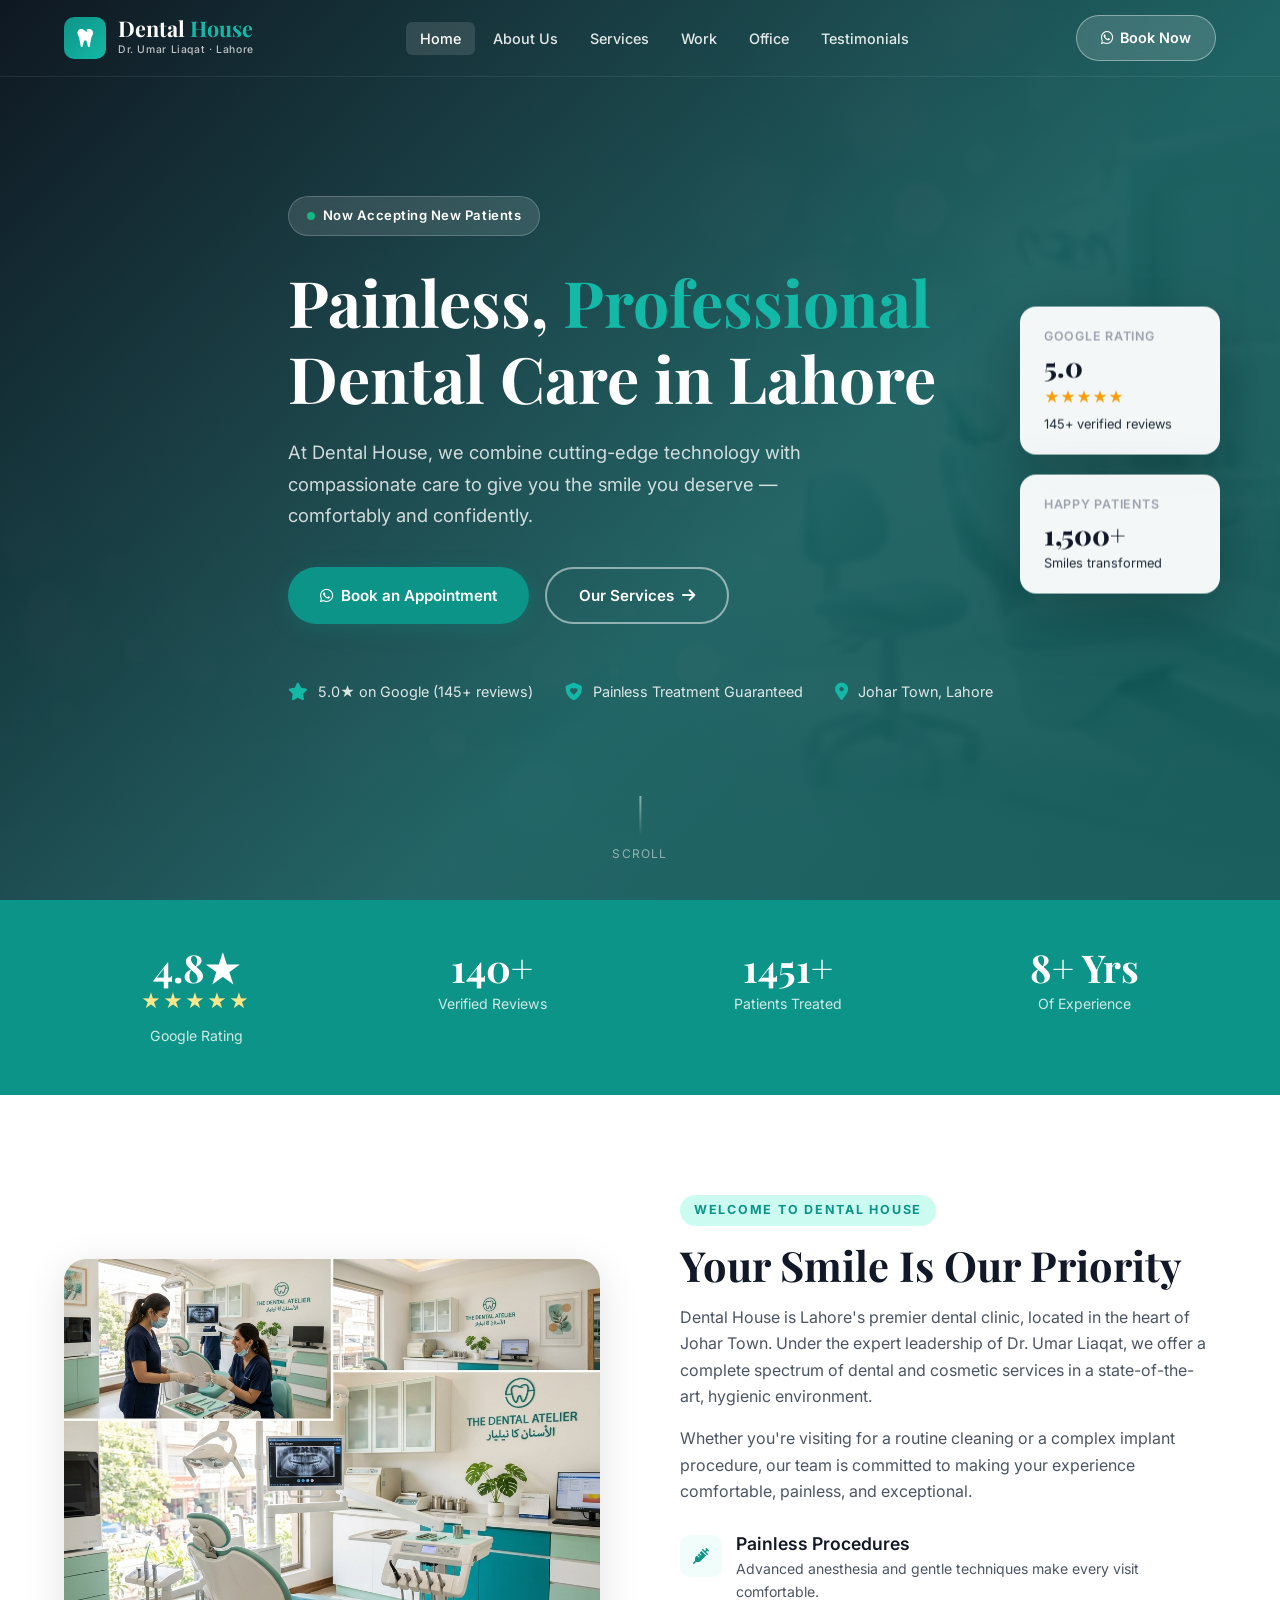
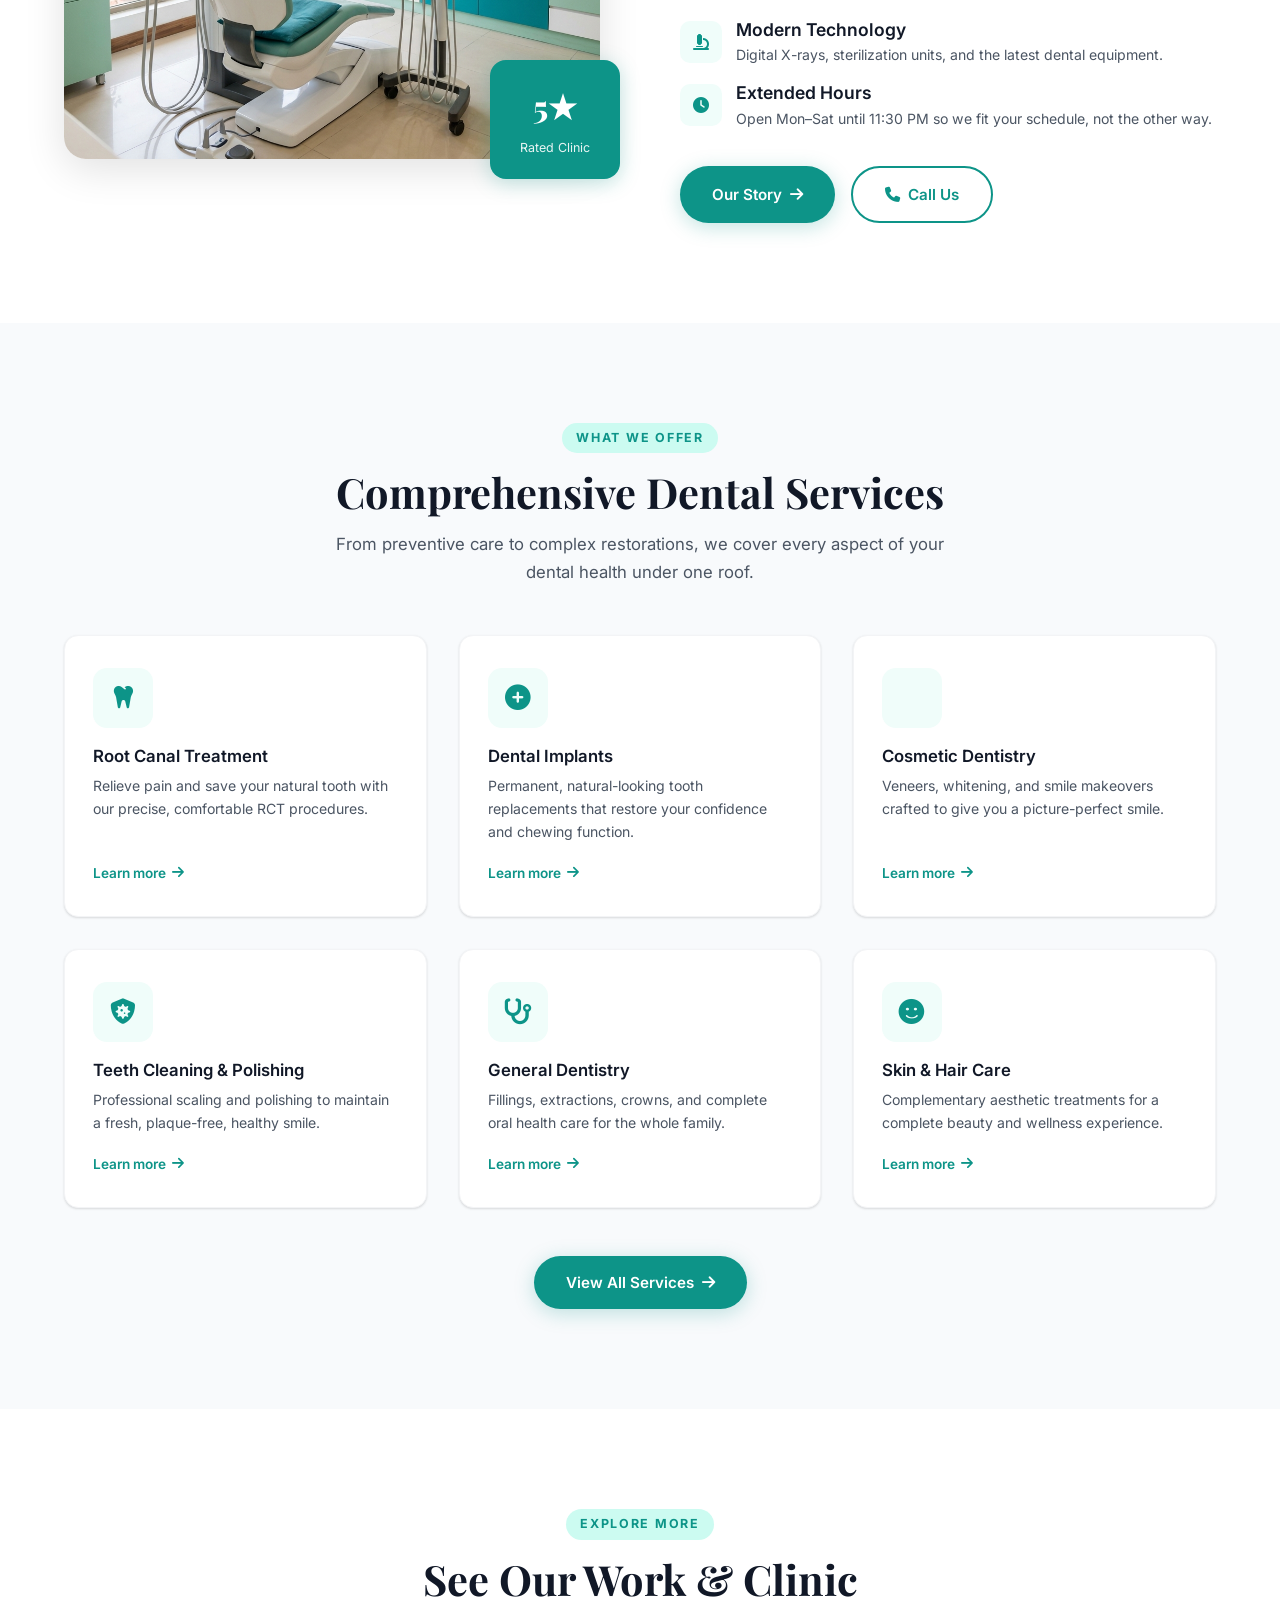
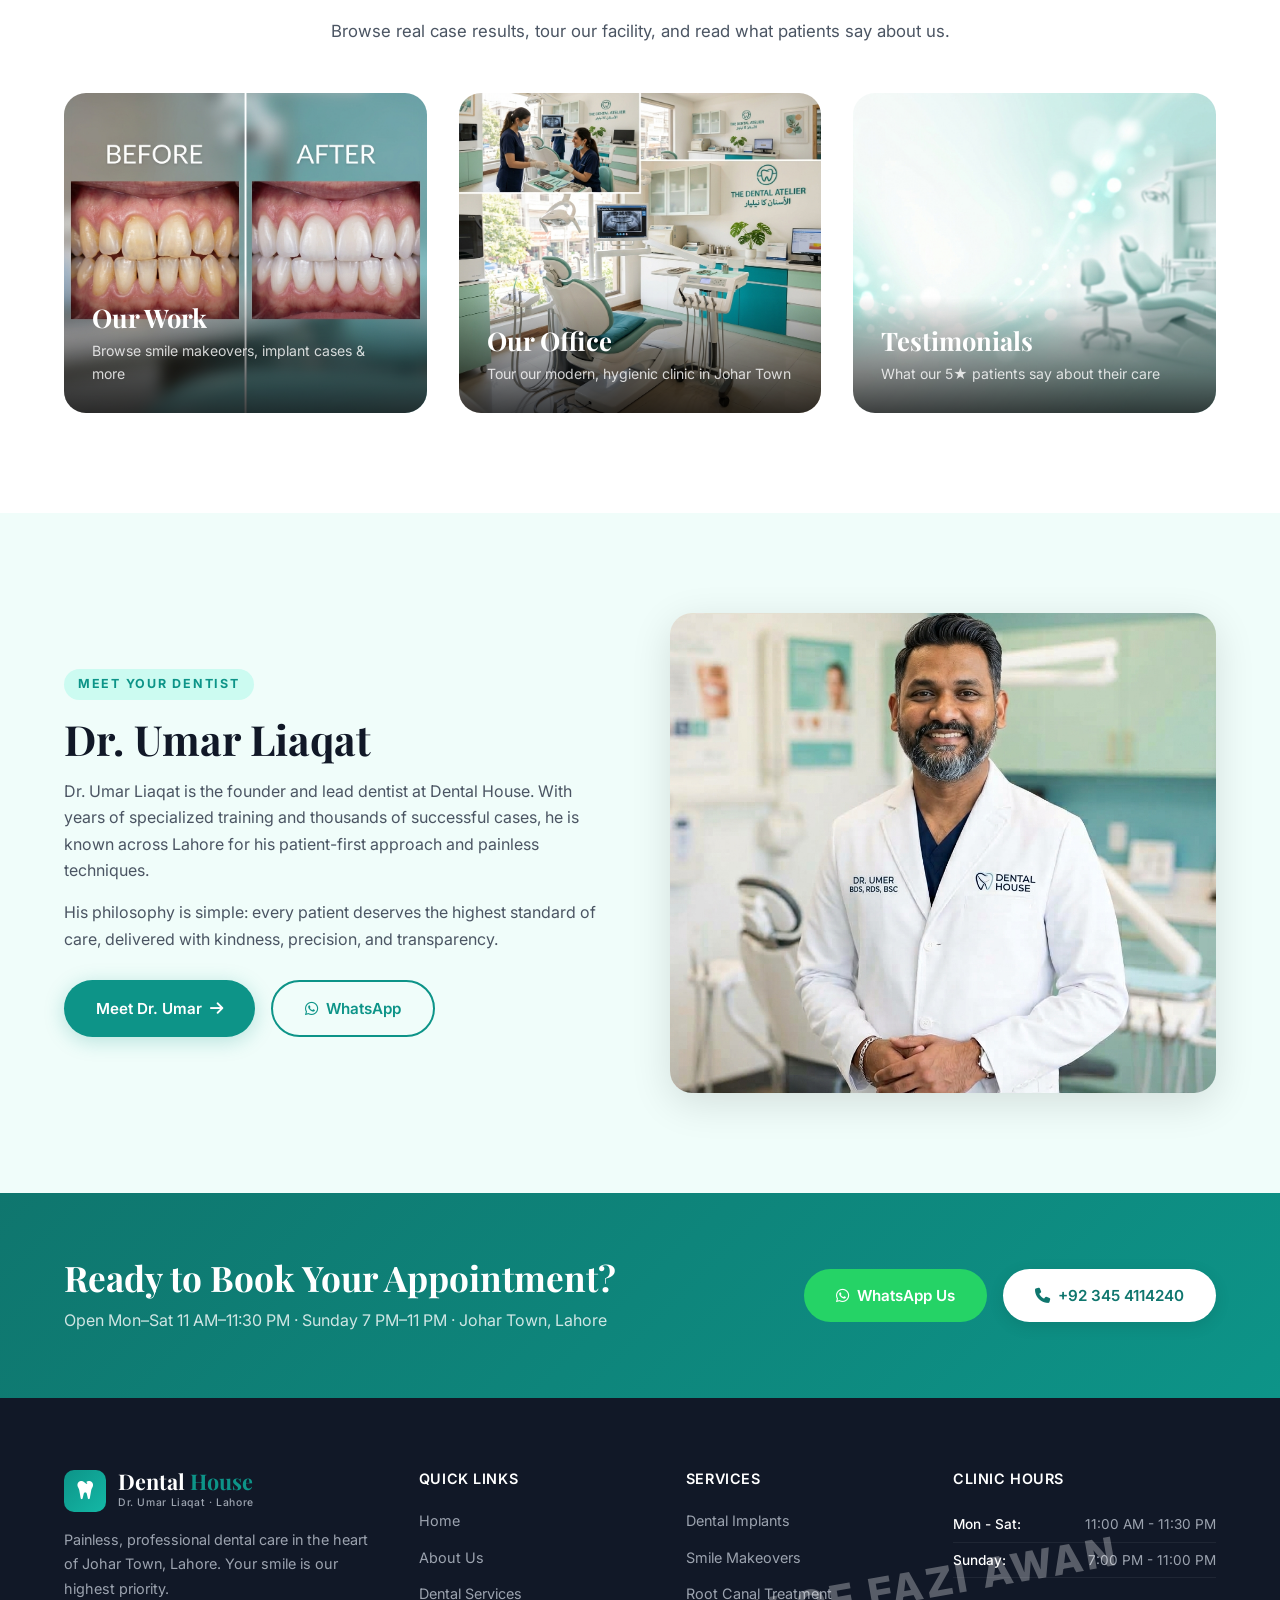
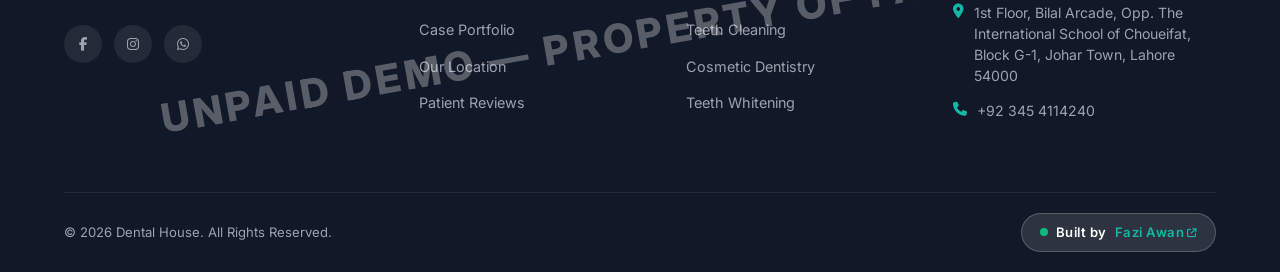
<file: index.html>
<!DOCTYPE html>
<html lang="en">
<head>
  <meta charset="UTF-8" />
  <meta name="viewport" content="width=device-width, initial-scale=1.0" />
  <title>Dental House Lahore — Best Dentist in Johar Town | Dr. Umar Liaqat</title>
  <meta name="description" content="Dental House in Johar Town, Lahore offers painless, professional dental care. Led by Dr. Umar Liaqat. 5-star rated clinic. Book your appointment today." />
  <meta name="keywords" content="best dentist Lahore, dentist Johar Town, dental clinic Lahore, root canal Lahore, dental implants Lahore, Dr. Umar Liaqat" />
  <meta property="og:title" content="Dental House Lahore — Best Dentist in Johar Town" />
  <meta property="og:description" content="Painless, professional dental care in Lahore. 5.0★ rated. Book now." />
  <meta property="og:type" content="website" />
  <link rel="preconnect" href="https://fonts.googleapis.com" />
  <link rel="preconnect" href="https://fonts.gstatic.com" crossorigin />
  <link href="https://fonts.googleapis.com/css2?family=Inter:wght@300;400;500;600;700;800&family=Playfair+Display:wght@400;600;700&display=swap" rel="stylesheet" />
  <link rel="stylesheet" href="style.css" />
  <link rel="stylesheet" href="https://cdnjs.cloudflare.com/ajax/libs/font-awesome/6.5.0/css/all.min.css" />
  <style>
    /* ——— HOMEPAGE-SPECIFIC STYLES ——— */
    .hero {
      position: relative;
      min-height: 100vh;
      display: flex;
      align-items: center;
      overflow: hidden;
      background: var(--gray-900);
    }
    .hero-bg {
      position: absolute;
      inset: 0;
      background-image: url('hero_bg_1789844515133.png');
      background-size: cover;
      background-position: center;
      opacity: .18;
    }
    .hero-overlay {
      position: absolute;
      inset: 0;
      background: linear-gradient(135deg,
        rgba(11,20,30,.92) 0%,
        rgba(13,148,136,.45) 60%,
        rgba(15,118,110,.6) 100%);
    }
    .hero-content {
      position: relative;
      z-index: 2;
      max-width: 720px;
    }
    .hero-badge {
      display: inline-flex;
      align-items: center;
      gap: 8px;
      background: rgba(255,255,255,.12);
      backdrop-filter: blur(8px);
      border: 1px solid rgba(255,255,255,.2);
      color: #fff;
      padding: 8px 18px;
      border-radius: 50px;
      font-size: .82rem;
      font-weight: 600;
      margin-bottom: 28px;
      letter-spacing: .04em;
    }
    .hero-badge .dot {
      width: 8px; height: 8px;
      background: #10b981;
      border-radius: 50%;
      animation: pulse 1.5s infinite;
    }
    .hero h1 {
      color: #fff;
      margin-bottom: 20px;
      font-size: clamp(2.4rem, 5.5vw, 4rem);
    }
    .hero h1 span { color: var(--teal-light); }
    .hero .hero-sub {
      color: rgba(255,255,255,.8);
      font-size: 1.15rem;
      max-width: 540px;
      margin-bottom: 36px;
      line-height: 1.7;
    }
    .hero-btns {
      display: flex;
      gap: 16px;
      flex-wrap: wrap;
      margin-bottom: 56px;
    }
    .hero-trust {
      display: flex;
      gap: 32px;
      flex-wrap: wrap;
    }
    .hero-trust-item {
      display: flex;
      align-items: center;
      gap: 10px;
      color: rgba(255,255,255,.85);
      font-size: .9rem;
    }
    .hero-trust-item i { color: var(--teal-light); font-size: 1.1rem; }

    /* floating card */
    .hero-float {
      position: absolute;
      right: 60px; top: 50%;
      transform: translateY(-50%);
      z-index: 3;
      display: flex;
      flex-direction: column;
      gap: 20px;
    }
    .hero-stat-card {
      background: rgba(255,255,255,.95);
      backdrop-filter: blur(12px);
      border-radius: 16px;
      padding: 20px 24px;
      min-width: 200px;
      box-shadow: 0 20px 60px rgba(0,0,0,.25);
      animation: float 4s ease-in-out infinite;
    }
    .hero-stat-card:nth-child(2) { animation-delay: .8s; }
    @keyframes float {
      0%, 100% { transform: translateY(0); }
      50%       { transform: translateY(-10px); }
    }
    .hero-stat-card .card-label { font-size: .78rem; font-weight: 600; color: var(--gray-400); letter-spacing: .06em; text-transform: uppercase; margin-bottom: 6px; }
    .hero-stat-card .card-value { font-size: 1.7rem; font-weight: 800; color: var(--gray-900); line-height: 1; font-family: 'Playfair Display', serif; }
    .hero-stat-card .card-stars { color: var(--gold); font-size: .95rem; margin-top: 4px; }
    .hero-stat-card .card-sub { font-size: .8rem; color: var(--gray-500); margin-top: 4px; }
    .scroll-cue {
      position: absolute;
      bottom: 36px; left: 50%;
      transform: translateX(-50%);
      z-index: 3;
      display: flex;
      flex-direction: column;
      align-items: center;
      gap: 8px;
      color: rgba(255,255,255,.5);
      font-size: .75rem;
      letter-spacing: .1em;
    }
    .scroll-cue-line {
      width: 2px; height: 40px;
      background: linear-gradient(to bottom, rgba(255,255,255,.5), transparent);
      animation: scrollLine 1.8s infinite;
    }
    @keyframes scrollLine {
      0%   { height: 0; opacity: 1; }
      100% { height: 40px; opacity: 0; }
    }

    /* intro section */
    .intro-grid {
      display: grid;
      grid-template-columns: 1fr 1fr;
      gap: 80px;
      align-items: center;
    }
    .intro-img-wrap {
      position: relative;
    }
    .intro-img-wrap img {
      width: 100%;
      height: 500px;
      object-fit: cover;
      border-radius: var(--radius-lg);
      box-shadow: var(--shadow-lg);
    }
    .intro-badge-float {
      position: absolute;
      bottom: -20px; right: -20px;
      background: var(--teal);
      color: #fff;
      border-radius: 16px;
      padding: 20px 24px;
      box-shadow: var(--shadow-teal);
      text-align: center;
      min-width: 130px;
    }
    .intro-badge-float .num { font-size: 2rem; font-weight: 800; display: block; font-family: 'Playfair Display', serif; }
    .intro-badge-float .txt { font-size: .78rem; opacity: .9; }
    .intro-features { display: flex; flex-direction: column; gap: 16px; margin: 28px 0 36px; }
    .intro-feature {
      display: flex;
      gap: 14px;
      align-items: flex-start;
    }
    .intro-feature-icon {
      width: 42px; height: 42px;
      border-radius: 10px;
      background: var(--teal-bg);
      display: flex; align-items: center; justify-content: center;
      color: var(--teal);
      font-size: 1rem;
      flex-shrink: 0;
      margin-top: 2px;
    }
    .intro-feature h4 { margin-bottom: 3px; }
    .intro-feature p { font-size: .88rem; margin: 0; }

    /* service preview cards */
    .service-prev-card {
      background: #fff;
      border-radius: var(--radius);
      padding: 32px 28px;
      border: 1px solid var(--gray-100);
      box-shadow: var(--shadow-sm);
      transition: transform var(--transition), box-shadow var(--transition), border-color var(--transition);
      display: flex;
      flex-direction: column;
    }
    .service-prev-card:hover {
      transform: translateY(-8px);
      box-shadow: 0 20px 50px rgba(13,148,136,.12);
      border-color: var(--teal-pale);
    }
    .service-prev-card .service-icon { margin-bottom: 18px; }
    .service-prev-card h4 { margin-bottom: 8px; font-size: 1.05rem; }
    .service-prev-card p { font-size: .88rem; flex: 1; }
    .service-prev-card .card-link {
      display: inline-flex;
      align-items: center;
      gap: 6px;
      color: var(--teal);
      font-size: .85rem;
      font-weight: 600;
      margin-top: 18px;
      transition: gap var(--transition);
    }
    .service-prev-card:hover .card-link { gap: 10px; }

    /* quick-link section cards */
    .quick-card {
      position: relative;
      border-radius: var(--radius-lg);
      overflow: hidden;
      height: 320px;
      display: flex;
      align-items: flex-end;
      cursor: pointer;
    }
    .quick-card img {
      position: absolute;
      inset: 0;
      width: 100%; height: 100%;
      object-fit: cover;
      transition: transform .5s ease;
    }
    .quick-card:hover img { transform: scale(1.06); }
    .quick-card-overlay {
      position: relative;
      z-index: 1;
      width: 100%;
      padding: 28px;
      background: linear-gradient(to top, rgba(0,0,0,.75) 0%, transparent 100%);
    }
    .quick-card-overlay h3 { color: #fff; margin-bottom: 6px; }
    .quick-card-overlay p { color: rgba(255,255,255,.8); font-size: .88rem; margin: 0; }

    @media (max-width: 1024px) {
      .hero-float { display: none; }
    }
    @media (max-width: 768px) {
      .intro-grid { grid-template-columns: 1fr; gap: 48px; }
      .intro-badge-float { bottom: -10px; right: 16px; }
    }

    /* ——— COMPACT MOBILE HERO (everything fits in one view) ——— */
    @media (max-width: 767px) {
      .hero {
        min-height: auto;
        padding: 116px 0 78px; /* clears the fixed 76px nav + room for scroll cue */
        align-items: center;
      }
      .hero-content { width: 100%; }
      .hero-badge {
        padding: 7px 14px;
        font-size: .72rem;
        margin-bottom: 18px;
        white-space: nowrap;
        letter-spacing: .03em;
      }
      .hero-badge .dot { width: 7px; height: 7px; }
      .hero h1 {
        font-size: clamp(1.9rem, 7.5vw, 2.5rem);
        margin-bottom: 14px;
      }
      .hero .hero-sub {
        font-size: .96rem;
        line-height: 1.6;
        margin-bottom: 22px;
      }
      .hero-btns {
        flex-direction: column;
        align-items: stretch;
        gap: 12px;
        margin-bottom: 26px;
      }
      .hero-btns .btn {
        justify-content: center;
        width: 100%;
      }
      .hero-trust {
        flex-direction: column;
        align-items: flex-start;
        gap: 8px;
      }
      .hero-trust-item { font-size: .78rem; gap: 7px; }
      .hero-trust-item i { font-size: .95rem; }
      .scroll-cue {
        position: absolute;
        bottom: 26px;
        left: 50%;
        transform: translateX(-50%);
        gap: 6px;
        font-size: .68rem;
      }
      .scroll-cue-line { height: 28px; }
    }
    @media (max-width: 399px) {
      .hero { padding-top: 112px; }
      .hero-trust-item { font-size: .76rem; }
    }
  </style>
</head>
<body class="page-transition">

  <!-- =================== HEADER =================== -->
  <header class="site-header transparent" id="site-header" data-transparent="true">
    <div class="container">
      <nav class="nav-inner">
        <a href="index.html" class="nav-logo" id="nav-logo">
          <div class="nav-logo-icon"><i class="fa-solid fa-tooth"></i></div>
          <div>
            <div class="nav-logo-text">Dental <span>House</span></div>
            <span class="nav-logo-sub">Dr. Umar Liaqat · Lahore</span>
          </div>
        </a>
        <ul class="nav-links" id="nav-links">
          <li><a href="index.html">Home</a></li>
          <li><a href="about.html">About Us</a></li>
          <li><a href="services.html">Services</a></li>
          <li><a href="work.html">Work</a></li>
          <li><a href="office.html">Office</a></li>
          <li><a href="testimonials.html">Testimonials</a></li>
        </ul>
        <div class="nav-right">
          <a href="https://wa.me/923454114240" target="_blank" class="nav-cta"><i class="fa-brands fa-whatsapp"></i> Book Now</a>
        </div>
        <button class="nav-toggle" id="nav-toggle" aria-label="Toggle menu" aria-expanded="false"><span></span><span></span><span></span></button>
      </nav>
    </div>
  </header>

  <!-- Mobile menu -->
  <div class="mobile-menu" id="mobile-menu">
    <a href="index.html">Home</a>
    <a href="about.html">About Us</a>
    <a href="services.html">Services</a>
    <a href="work.html">Work</a>
    <a href="office.html">Office</a>
    <a href="testimonials.html">Testimonials</a>
    <a href="https://wa.me/923454114240" target="_blank" class="nav-cta">Book Now on WhatsApp</a>
  </div>

  <!-- =================== HERO =================== -->
  <section class="hero" id="hero">
    <div class="hero-bg"></div>
    <div class="hero-overlay"></div>
    <div class="container" style="position:relative;z-index:2;">
      <div class="hero-content">
        <div class="hero-badge">
          <span class="dot"></span>
          Now Accepting New Patients
        </div>
        <h1>Painless, <span>Professional</span><br>Dental Care in Lahore</h1>
        <p class="hero-sub">
          At Dental House, we combine cutting-edge technology with compassionate care to give you the smile you deserve — comfortably and confidently.
        </p>
        <div class="hero-btns">
          <a href="https://wa.me/923454114240" target="_blank" class="btn btn-primary" id="hero-book-btn">
            <i class="fa-brands fa-whatsapp"></i> Book an Appointment
          </a>
          <a href="services.html" class="btn btn-outline" style="color:#fff;border-color:rgba(255,255,255,.5);" id="hero-services-btn">
            Our Services <i class="fa-solid fa-arrow-right"></i>
          </a>
        </div>
        <div class="hero-trust">
          <div class="hero-trust-item">
            <i class="fa-solid fa-star"></i>
            <span>5.0★ on Google (145+ reviews)</span>
          </div>
          <div class="hero-trust-item">
            <i class="fa-solid fa-shield-heart"></i>
            <span>Painless Treatment Guaranteed</span>
          </div>
          <div class="hero-trust-item">
            <i class="fa-solid fa-location-dot"></i>
            <span>Johar Town, Lahore</span>
          </div>
        </div>
      </div>
    </div>

    <!-- Floating stat cards -->
    <div class="hero-float">
      <div class="hero-stat-card">
        <div class="card-label">Google Rating</div>
        <div class="card-value">5.0</div>
        <div class="card-stars">★★★★★</div>
        <div class="card-sub">145+ verified reviews</div>
      </div>
      <div class="hero-stat-card">
        <div class="card-label">Happy Patients</div>
        <div class="card-value">1,500+</div>
        <div class="card-sub">Smiles transformed</div>
      </div>
    </div>

    <div class="scroll-cue">
      <div class="scroll-cue-line"></div>
      SCROLL
    </div>
  </section>

  <!-- =================== STATS STRIP =================== -->
  <div class="stats-strip">
    <div class="container">
      <div class="stats-grid stagger">
        <div class="stat-item fade-in">
          <div class="number" data-count="5.0" data-decimals="1" data-suffix="★">5.0★</div>
          <div class="stars">★★★★★</div>
          <div class="label">Google Rating</div>
        </div>
        <div class="stat-item fade-in">
          <div class="number" data-count="145" data-suffix="+">145+</div>
          <div class="label">Verified Reviews</div>
        </div>
        <div class="stat-item fade-in">
          <div class="number" data-count="1500" data-suffix="+">1500+</div>
          <div class="label">Patients Treated</div>
        </div>
        <div class="stat-item fade-in">
          <div class="number" data-count="8" data-suffix="+ Yrs">8+ Yrs</div>
          <div class="label">Of Experience</div>
        </div>
      </div>
    </div>
  </div>

  <!-- =================== INTRO SECTION =================== -->
  <section class="section" id="intro">
    <div class="container">
      <div class="intro-grid">
        <div class="intro-img-wrap fade-in-left">
          <img src="clinic_interior_1789844557545.png" alt="Dental House Clinic Interior — Modern, clean, well-equipped" />
          <div class="intro-badge-float">
            <span class="num">5★</span>
            <span class="txt">Rated Clinic</span>
          </div>
        </div>
        <div class="fade-in-right">
          <span class="section-label">Welcome to Dental House</span>
          <h2 class="section-title">Your Smile Is Our Priority</h2>
          <p style="margin-bottom:16px;">
            Dental House is Lahore's premier dental clinic, located in the heart of Johar Town. Under the expert leadership of Dr. Umar Liaqat, we offer a complete spectrum of dental and cosmetic services in a state-of-the-art, hygienic environment.
          </p>
          <p>
            Whether you're visiting for a routine cleaning or a complex implant procedure, our team is committed to making your experience comfortable, painless, and exceptional.
          </p>
          <div class="intro-features">
            <div class="intro-feature">
              <div class="intro-feature-icon"><i class="fa-solid fa-syringe"></i></div>
              <div>
                <h4>Painless Procedures</h4>
                <p>Advanced anesthesia and gentle techniques make every visit comfortable.</p>
              </div>
            </div>
            <div class="intro-feature">
              <div class="intro-feature-icon"><i class="fa-solid fa-microscope"></i></div>
              <div>
                <h4>Modern Technology</h4>
                <p>Digital X-rays, sterilization units, and the latest dental equipment.</p>
              </div>
            </div>
            <div class="intro-feature">
              <div class="intro-feature-icon"><i class="fa-solid fa-clock"></i></div>
              <div>
                <h4>Extended Hours</h4>
                <p>Open Mon–Sat until 11:30 PM so we fit your schedule, not the other way.</p>
              </div>
            </div>
          </div>
          <div style="display:flex;gap:16px;flex-wrap:wrap;">
            <a href="about.html" class="btn btn-primary" id="intro-about-btn">
              Our Story <i class="fa-solid fa-arrow-right"></i>
            </a>
            <a href="tel:+923454114240" class="btn btn-outline" id="intro-call-btn">
              <i class="fa-solid fa-phone"></i> Call Us
            </a>
          </div>
        </div>
      </div>
    </div>
  </section>

  <!-- =================== SERVICES PREVIEW =================== -->
  <section class="section section-alt" id="services-preview">
    <div class="container">
      <div class="text-center fade-in">
        <span class="section-label">What We Offer</span>
        <h2 class="section-title">Comprehensive Dental Services</h2>
        <p class="section-subtitle">From preventive care to complex restorations, we cover every aspect of your dental health under one roof.</p>
      </div>
      <div class="grid-3 stagger" style="margin-bottom:48px;">
        <div class="service-prev-card fade-in">
          <div class="service-icon"><i class="fa-solid fa-tooth" style="color:var(--teal);"></i></div>
          <h4>Root Canal Treatment</h4>
          <p>Relieve pain and save your natural tooth with our precise, comfortable RCT procedures.</p>
          <a href="services.html#rct" class="card-link">Learn more <i class="fa-solid fa-arrow-right"></i></a>
        </div>
        <div class="service-prev-card fade-in">
          <div class="service-icon"><i class="fa-solid fa-circle-plus" style="color:var(--teal);"></i></div>
          <h4>Dental Implants</h4>
          <p>Permanent, natural-looking tooth replacements that restore your confidence and chewing function.</p>
          <a href="services.html#implants" class="card-link">Learn more <i class="fa-solid fa-arrow-right"></i></a>
        </div>
        <div class="service-prev-card fade-in">
          <div class="service-icon"><i class="fa-solid fa-sparkles" style="color:var(--teal);"></i></div>
          <h4>Cosmetic Dentistry</h4>
          <p>Veneers, whitening, and smile makeovers crafted to give you a picture-perfect smile.</p>
          <a href="services.html#cosmetic" class="card-link">Learn more <i class="fa-solid fa-arrow-right"></i></a>
        </div>
        <div class="service-prev-card fade-in">
          <div class="service-icon"><i class="fa-solid fa-shield-virus" style="color:var(--teal);"></i></div>
          <h4>Teeth Cleaning & Polishing</h4>
          <p>Professional scaling and polishing to maintain a fresh, plaque-free, healthy smile.</p>
          <a href="services.html#cleaning" class="card-link">Learn more <i class="fa-solid fa-arrow-right"></i></a>
        </div>
        <div class="service-prev-card fade-in">
          <div class="service-icon"><i class="fa-solid fa-stethoscope" style="color:var(--teal);"></i></div>
          <h4>General Dentistry</h4>
          <p>Fillings, extractions, crowns, and complete oral health care for the whole family.</p>
          <a href="services.html#general" class="card-link">Learn more <i class="fa-solid fa-arrow-right"></i></a>
        </div>
        <div class="service-prev-card fade-in">
          <div class="service-icon"><i class="fa-solid fa-face-smile" style="color:var(--teal);"></i></div>
          <h4>Skin & Hair Care</h4>
          <p>Complementary aesthetic treatments for a complete beauty and wellness experience.</p>
          <a href="services.html#skin" class="card-link">Learn more <i class="fa-solid fa-arrow-right"></i></a>
        </div>
      </div>
      <div class="text-center fade-in">
        <a href="services.html" class="btn btn-primary" id="home-all-services-btn">View All Services <i class="fa-solid fa-arrow-right"></i></a>
      </div>
    </div>
  </section>

  <!-- =================== QUICK LINKS (Work / Office / Testimonials) =================== -->
  <section class="section" id="quick-links">
    <div class="container">
      <div class="text-center fade-in">
        <span class="section-label">Explore More</span>
        <h2 class="section-title">See Our Work &amp; Clinic</h2>
        <p class="section-subtitle">Browse real case results, tour our facility, and read what patients say about us.</p>
      </div>
      <div class="grid-3 stagger">
        <a href="work.html" class="quick-card fade-in" id="qlink-work">
          <img src="smile_makeover_1789844572495.png" alt="Dental work portfolio — Smile makeovers and implant cases" />
          <div class="quick-card-overlay">
            <h3>Our Work</h3>
            <p>Browse smile makeovers, implant cases & more</p>
          </div>
        </a>
        <a href="office.html" class="quick-card fade-in" id="qlink-office">
          <img src="clinic_interior_1789844557545.png" alt="Dental House Clinic — Modern interior and equipment" />
          <div class="quick-card-overlay">
            <h3>Our Office</h3>
            <p>Tour our modern, hygienic clinic in Johar Town</p>
          </div>
        </a>
        <a href="testimonials.html" class="quick-card fade-in" id="qlink-testimonials">
          <img src="hero_bg_1789844515133.png" alt="Patient testimonials at Dental House Lahore" />
          <div class="quick-card-overlay">
            <h3>Testimonials</h3>
            <p>What our 5★ patients say about their care</p>
          </div>
        </a>
      </div>
    </div>
  </section>

  <!-- =================== DR UMAR SNAPSHOT =================== -->
  <section class="section section-teal" id="dr-snapshot">
    <div class="container">
      <div class="intro-grid" style="gap:60px;align-items:center;">
        <div class="fade-in-left">
          <span class="section-label">Meet Your Dentist</span>
          <h2 class="section-title">Dr. Umar Liaqat</h2>
          <p style="margin-bottom:16px;">
            Dr. Umar Liaqat is the founder and lead dentist at Dental House. With years of specialized training and thousands of successful cases, he is known across Lahore for his patient-first approach and painless techniques.
          </p>
          <p style="margin-bottom:28px;">
            His philosophy is simple: every patient deserves the highest standard of care, delivered with kindness, precision, and transparency.
          </p>
          <div style="display:flex;gap:16px;flex-wrap:wrap;">
            <a href="about.html" class="btn btn-primary" id="home-about-dr-btn">Meet Dr. Umar <i class="fa-solid fa-arrow-right"></i></a>
            <a href="https://wa.me/923454114240" target="_blank" class="btn btn-outline" id="home-wa-btn">
              <i class="fa-brands fa-whatsapp"></i> WhatsApp
            </a>
          </div>
        </div>
        <div class="fade-in-right" style="position:relative;">
          <img src="assets/dr umar.jfif" alt="Dr. Umar Liaqat — Lead Dentist at Dental House Lahore" style="border-radius:var(--radius-lg);box-shadow:var(--shadow-lg);width:100%;height:480px;object-fit:cover;" />
        </div>
      </div>
    </div>
  </section>

  <!-- =================== CONTACT STRIP =================== -->
  <section class="contact-strip" id="contact-strip">
    <div class="container">
      <div class="contact-strip-inner">
        <div>
          <h2 style="font-size:clamp(1.6rem,3vw,2.2rem);">Ready to Book Your Appointment?</h2>
          <p>Open Mon–Sat 11 AM–11:30 PM · Sunday 7 PM–11 PM · Johar Town, Lahore</p>
        </div>
        <div class="contact-strip-btns">
          <a href="https://wa.me/923454114240" target="_blank" class="btn btn-whatsapp" id="strip-wa-btn">
            <i class="fa-brands fa-whatsapp"></i> WhatsApp Us
          </a>
          <a href="tel:+923454114240" class="btn btn-white" id="strip-call-btn">
            <i class="fa-solid fa-phone"></i> +92 345 4114240
          </a>
        </div>
      </div>
    </div>
  </section>

  <!-- =================== FOOTER =================== -->
  <footer class="site-footer">
    <div class="container">
      <div class="footer-grid">
        <div class="footer-brand">
          <a href="index.html" class="nav-logo">
            <div class="nav-logo-icon"><i class="fa-solid fa-tooth"></i></div>
            <div>
              <div class="nav-logo-text">Dental <span>House</span></div>
              <span class="nav-logo-sub">Dr. Umar Liaqat · Lahore</span>
            </div>
          </a>
          <p>Painless, professional dental care in the heart of Johar Town, Lahore. Your smile is our highest priority.</p>
          <div class="footer-social">
            <a href="https://facebook.com" target="_blank" aria-label="Facebook"><i class="fa-brands fa-facebook-f"></i></a>
            <a href="https://instagram.com" target="_blank" aria-label="Instagram"><i class="fa-brands fa-instagram"></i></a>
            <a href="https://wa.me/923454114240" target="_blank" aria-label="WhatsApp"><i class="fa-brands fa-whatsapp"></i></a>
          </div>
        </div>

        <div class="footer-col">
          <h4>Quick Links</h4>
          <ul>
            <li><a href="index.html">Home</a></li>
            <li><a href="about.html">About Us</a></li>
            <li><a href="services.html">Dental Services</a></li>
            <li><a href="work.html">Case Portfolio</a></li>
            <li><a href="office.html">Our Location</a></li>
            <li><a href="testimonials.html">Patient Reviews</a></li>
          </ul>
        </div>

        <div class="footer-col">
          <h4>Services</h4>
          <ul>
            <li><a href="services.html">Dental Implants</a></li>
            <li><a href="services.html">Smile Makeovers</a></li>
            <li><a href="services.html">Root Canal Treatment</a></li>
            <li><a href="services.html">Teeth Cleaning</a></li>
            <li><a href="services.html">Cosmetic Dentistry</a></li>
            <li><a href="services.html">Teeth Whitening</a></li>
          </ul>
        </div>

        <div class="footer-col">
          <h4>Clinic Hours</h4>
          <div class="footer-hours-row"><span>Mon - Sat:</span> <span>11:00 AM - 11:30 PM</span></div>
          <div class="footer-hours-row"><span>Sunday:</span> <span>7:00 PM - 11:00 PM</span></div>

          <div style="margin-top: 24px;">
            <div class="footer-contact-item">
              <i class="fa-solid fa-location-dot icon"></i>
              <span>1st Floor, Bilal Arcade, Opp. The International School of Choueifat, Block G-1, Johar Town, Lahore 54000</span>
            </div>
            <div class="footer-contact-item">
              <i class="fa-solid fa-phone icon"></i>
              <span>+92 345 4114240</span>
            </div>
          </div>
        </div>
      </div>

      <div class="footer-bottom footer-bottom-split">
        <div>© 2026 Dental House. All Rights Reserved.</div>
        <p class="footer-credit"><span class="dot"></span> Built by <a href="https://fazi-awan-portfolio.vercel.app/" target="_blank" rel="noopener">Fazi Awan <i class="fa-solid fa-arrow-up-right-from-square"></i></a></p>
      </div>
    </div>
  </footer>

  <script src="shared.js"></script>
</body>
</html>
</file>
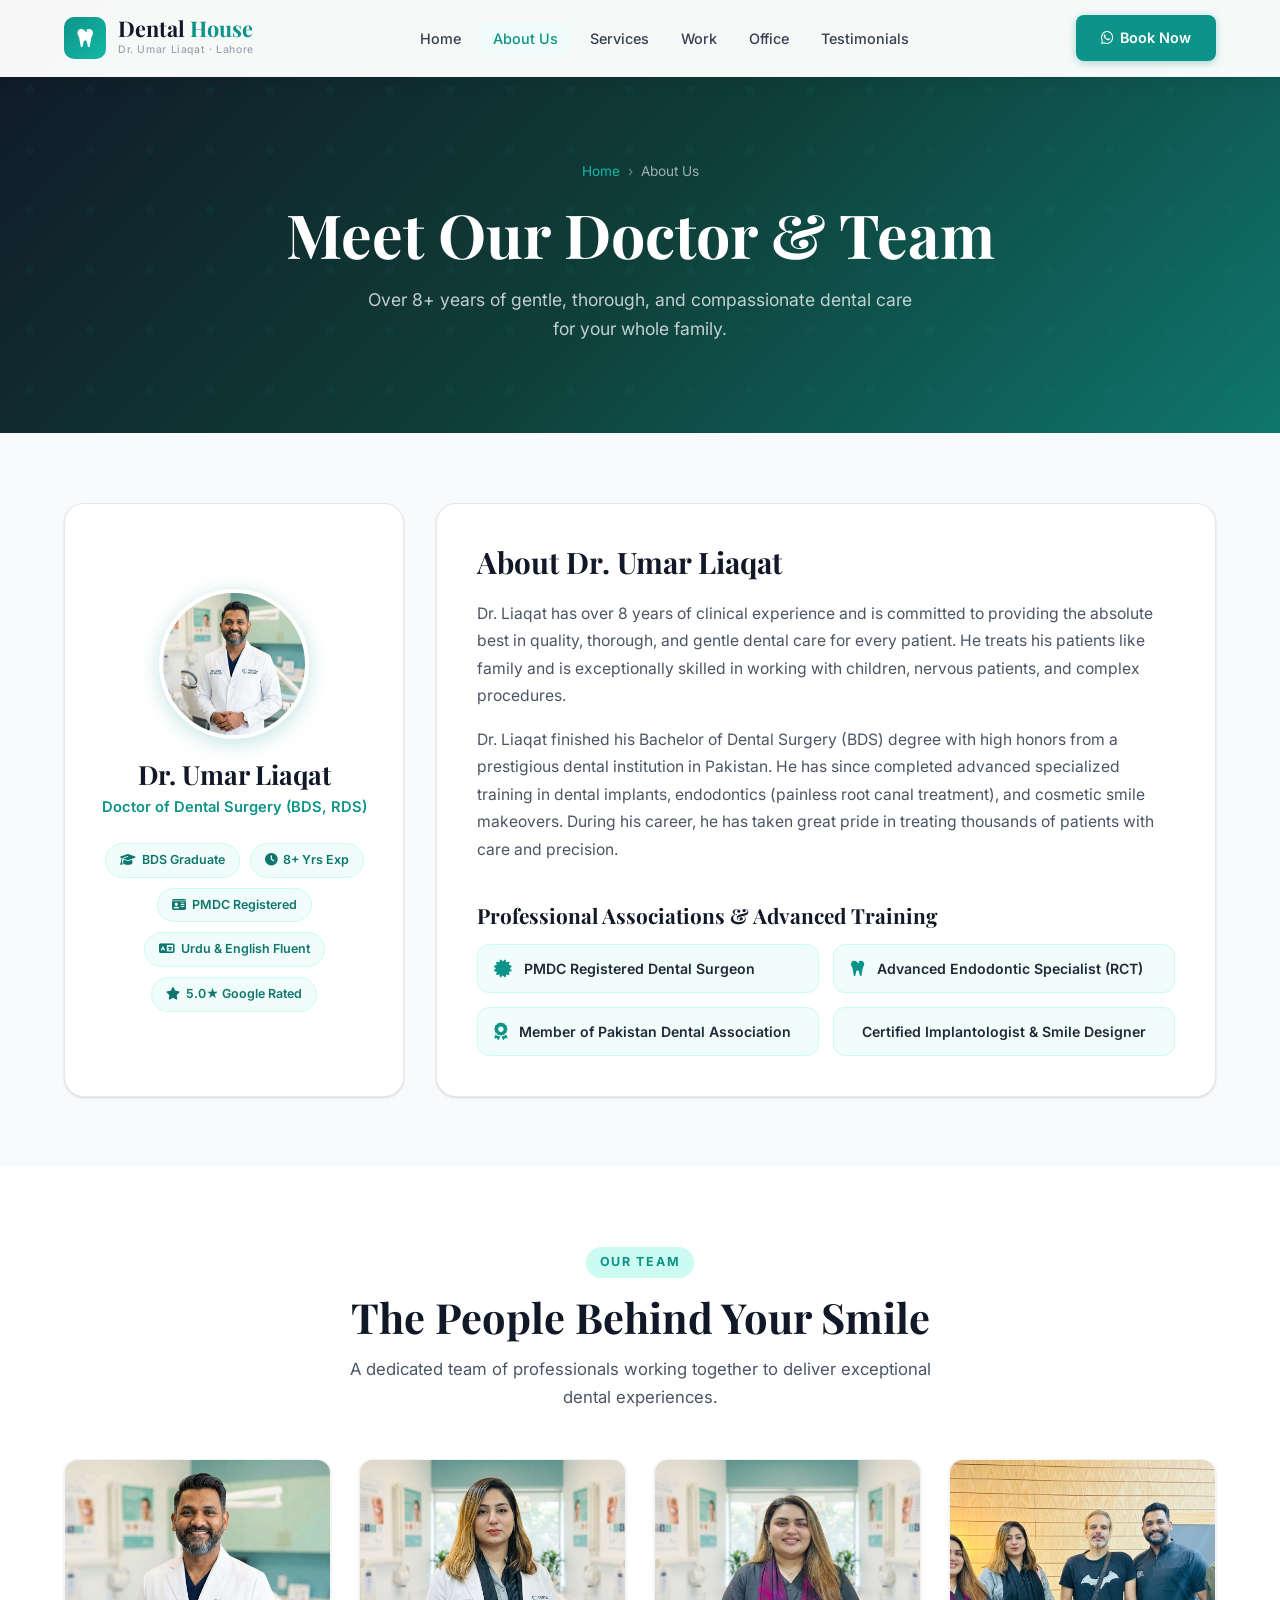
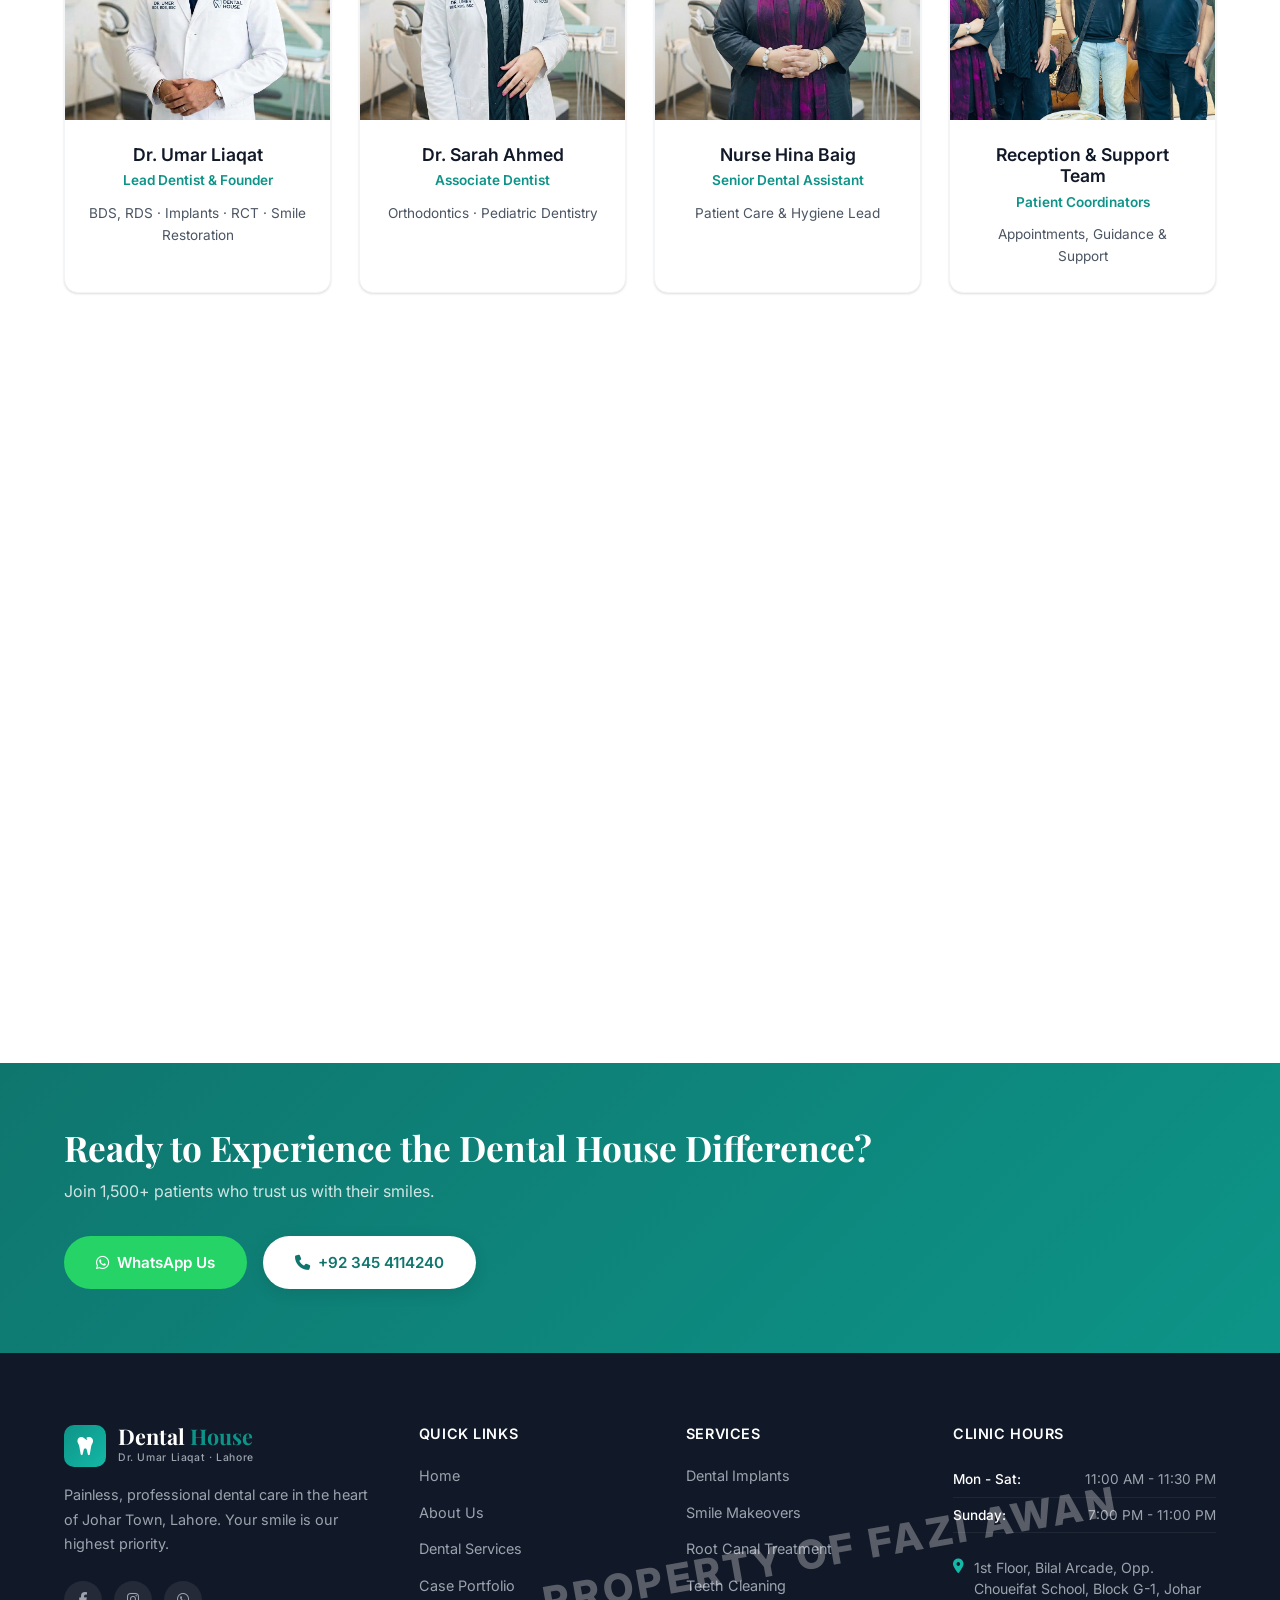
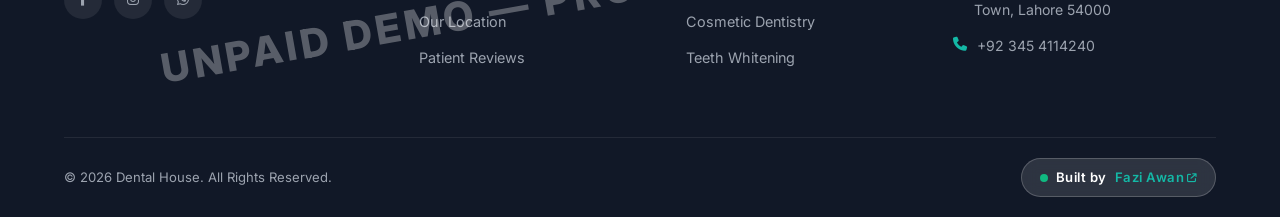
<file: about.html>
<!DOCTYPE html>
<html lang="en">
<head>
  <meta charset="UTF-8" />
  <meta name="viewport" content="width=device-width, initial-scale=1.0" />
  <title>About Dental House — Dr. Umar Liaqat, Dentist in Johar Town Lahore</title>
  <meta name="description" content="Learn about Dental House and Dr. Umar Liaqat, Lahore's trusted dentist in Johar Town. Our mission: painless, compassionate, and professional dental care." />
  <meta name="keywords" content="Dr. Umar Liaqat dentist Lahore, about Dental House, Johar Town dentist, best dental clinic Lahore" />
  <link rel="preconnect" href="https://fonts.googleapis.com" />
  <link rel="preconnect" href="https://fonts.gstatic.com" crossorigin />
  <link href="https://fonts.googleapis.com/css2?family=Inter:wght@300;400;500;600;700;800&family=Playfair+Display:wght@400;600;700&display=swap" rel="stylesheet" />
  <link rel="stylesheet" href="style.css" />
  <link rel="stylesheet" href="https://cdnjs.cloudflare.com/ajax/libs/font-awesome/6.5.0/css/all.min.css" />
  <style>
    /* About-specific styles */
    .values-grid {
      display: grid;
      grid-template-columns: repeat(auto-fill, minmax(260px, 1fr));
      gap: 28px;
    }
    .value-card {
      background: #fff;
      border-radius: var(--radius);
      padding: 32px 28px;
      border-top: 4px solid var(--teal);
      box-shadow: var(--shadow-sm);
      transition: transform var(--transition), box-shadow var(--transition);
    }
    .value-card:hover {
      transform: translateY(-6px);
      box-shadow: var(--shadow-lg);
    }
    .value-card .value-icon {
      width: 54px; height: 54px;
      background: var(--teal-bg);
      border-radius: 12px;
      display: flex; align-items: center; justify-content: center;
      font-size: 1.4rem;
      color: var(--teal);
      margin-bottom: 18px;
    }
    .value-card h4 { margin-bottom: 8px; }
    .value-card p { font-size: .88rem; margin: 0; }

    .team-card {
      background: #fff;
      border-radius: var(--radius);
      overflow: hidden;
      box-shadow: var(--shadow-sm);
      border: 1px solid var(--gray-100);
      text-align: center;
      transition: transform var(--transition), box-shadow var(--transition);
    }
    .team-card:hover {
      transform: translateY(-6px);
      box-shadow: var(--shadow-lg);
    }
    .team-card-img {
      height: 260px;
      background: linear-gradient(135deg, var(--teal-bg), var(--teal-pale));
      display: flex; align-items: center; justify-content: center;
      font-size: 5rem;
      color: var(--teal);
    }
    .team-card-body { padding: 24px; }
    .team-card-body h4 { margin-bottom: 4px; }
    .team-card-body .role { color: var(--teal); font-size: .85rem; font-weight: 600; margin-bottom: 10px; }
    .team-card-body p { font-size: .85rem; margin: 0; }

    .timeline { position: relative; padding-left: 40px; }
    .timeline::before {
      content: '';
      position: absolute;
      left: 14px; top: 0; bottom: 0;
      width: 2px;
      background: var(--teal-pale);
    }
    .timeline-item {
      position: relative;
      margin-bottom: 36px;
    }
    .timeline-item::before {
      content: '';
      position: absolute;
      left: -32px; top: 6px;
      width: 14px; height: 14px;
      background: var(--teal);
      border-radius: 50%;
      border: 3px solid #fff;
      box-shadow: 0 0 0 3px var(--teal-pale);
    }
    .timeline-item .year {
      font-size: .8rem;
      font-weight: 700;
      color: var(--teal);
      letter-spacing: .06em;
      margin-bottom: 4px;
    }
    .timeline-item h4 { margin-bottom: 4px; }
    .timeline-item p { font-size: .88rem; margin: 0; }

    .about-intro-grid {
      display: grid;
      grid-template-columns: 1fr 1fr;
      gap: 80px;
      align-items: center;
    }
    @media (max-width: 768px) {
      .about-intro-grid { grid-template-columns: 1fr; gap: 48px; }
    }
  </style>
</head>
<body class="page-transition">

  <!-- HEADER -->
  <header class="site-header scrolled" id="site-header">
    <div class="container">
      <nav class="nav-inner">
        <a href="index.html" class="nav-logo">
          <div class="nav-logo-icon"><i class="fa-solid fa-tooth"></i></div>
          <div>
            <div class="nav-logo-text">Dental <span>House</span></div>
            <span class="nav-logo-sub">Dr. Umar Liaqat · Lahore</span>
          </div>
        </a>
        <ul class="nav-links">
          <li><a href="index.html">Home</a></li>
          <li><a href="about.html" class="active">About Us</a></li>
          <li><a href="services.html">Services</a></li>
          <li><a href="work.html">Work</a></li>
          <li><a href="office.html">Office</a></li>
          <li><a href="testimonials.html">Testimonials</a></li>
        </ul>
        <div class="nav-right">
          <a href="https://wa.me/923454114240" target="_blank" class="nav-cta"><i class="fa-brands fa-whatsapp"></i> Book Now</a>
        </div>
        <button class="nav-toggle" id="nav-toggle" aria-label="Toggle menu" aria-expanded="false"><span></span><span></span><span></span></button>
      </nav>
    </div>
  </header>
  <div class="mobile-menu" id="mobile-menu">
    <a href="index.html">Home</a>
    <a href="about.html" class="active">About Us</a>
    <a href="services.html">Services</a>
    <a href="work.html">Work</a>
    <a href="office.html">Office</a>
    <a href="testimonials.html">Testimonials</a>
    <a href="https://wa.me/923454114240" target="_blank" class="nav-cta">Book Now on WhatsApp</a>
  </div>

  <!-- PAGE HERO -->
  <section class="page-hero">
    <div class="container">
      <div class="breadcrumb"><a href="index.html">Home</a> <span>›</span> About Us</div>
      <h1>Meet Our Doctor & Team</h1>
      <p>Over 8+ years of gentle, thorough, and compassionate dental care for your whole family.</p>
    </div>
  </section>

  <!-- ——— 1ST SECTION: ABOUT DR. UMAR LIAQAT ——— -->
  <section class="section" id="dr-profile" style="background:#f8fafc; padding: 70px 0;">
    <div class="container">
      <div class="dr-about-grid">
        <!-- Left Doctor Card -->
        <div class="dr-profile-card fade-in-left">
          <div class="dr-avatar-wrapper">
            <img src="assets/dr umar.jfif" alt="Dr. Umar Liaqat — Lead Dentist Dental House Lahore" />
          </div>
          <h3>Dr. Umar Liaqat</h3>
          <div class="dr-degree">Doctor of Dental Surgery (BDS, RDS)</div>
          <div class="dr-badges-flex">
            <span class="dr-badge"><i class="fa-solid fa-graduation-cap"></i> BDS Graduate</span>
            <span class="dr-badge"><i class="fa-solid fa-clock"></i> 8+ Yrs Exp</span>
            <span class="dr-badge"><i class="fa-solid fa-id-card"></i> PMDC Registered</span>
            <span class="dr-badge"><i class="fa-solid fa-language"></i> Urdu & English Fluent</span>
            <span class="dr-badge"><i class="fa-solid fa-star"></i> 5.0★ Google Rated</span>
          </div>
        </div>

        <!-- Right Bio Card -->
        <div class="dr-bio-card fade-in-right">
          <h2>About Dr. Umar Liaqat</h2>
          <p>
            Dr. Liaqat has over 8 years of clinical experience and is committed to providing the absolute best in quality, thorough, and gentle dental care for every patient. He treats his patients like family and is exceptionally skilled in working with children, nervous patients, and complex procedures.
          </p>
          <p>
            Dr. Liaqat finished his Bachelor of Dental Surgery (BDS) degree with high honors from a prestigious dental institution in Pakistan. He has since completed advanced specialized training in dental implants, endodontics (painless root canal treatment), and cosmetic smile makeovers. During his career, he has taken great pride in treating thousands of patients with care and precision.
          </p>

          <h3 class="dr-assoc-heading">Professional Associations & Advanced Training</h3>
          <div class="dr-assoc-grid">
            <div class="dr-assoc-item">
              <i class="fa-solid fa-certificate"></i>
              <span>PMDC Registered Dental Surgeon</span>
            </div>
            <div class="dr-assoc-item">
              <i class="fa-solid fa-tooth"></i>
              <span>Advanced Endodontic Specialist (RCT)</span>
            </div>
            <div class="dr-assoc-item">
              <i class="fa-solid fa-award"></i>
              <span>Member of Pakistan Dental Association</span>
            </div>
            <div class="dr-assoc-item">
              <i class="fa-solid fa-sparkles"></i>
              <span>Certified Implantologist & Smile Designer</span>
            </div>
          </div>
        </div>
      </div>
    </div>
  </section>

  <!-- ——— 2ND SECTION: OUR TEAM ——— -->
  <section class="section" id="team" style="padding: 80px 0;">
    <div class="container">
      <div class="text-center fade-in">
        <span class="section-label">Our Team</span>
        <h2 class="section-title">The People Behind Your Smile</h2>
        <p class="section-subtitle">A dedicated team of professionals working together to deliver exceptional dental experiences.</p>
      </div>
      <div class="grid-4 stagger">
        <div class="team-card fade-in">
          <div class="team-card-img" style="background:url('assets/dr umar.jfif') center/cover no-repeat;"></div>
          <div class="team-card-body">
            <h4>Dr. Umar Liaqat</h4>
            <div class="role">Lead Dentist & Founder</div>
            <p>BDS, RDS · Implants · RCT · Smile Restoration</p>
          </div>
        </div>
        <div class="team-card fade-in">
          <div class="team-card-img" style="background:url('assets/dr sarah.jfif') center/cover no-repeat;"></div>
          <div class="team-card-body">
            <h4>Dr. Sarah Ahmed</h4>
            <div class="role">Associate Dentist</div>
            <p>Orthodontics · Pediatric Dentistry</p>
          </div>
        </div>
        <div class="team-card fade-in">
          <div class="team-card-img" style="background:url('assets/nurse hina baig.jfif') center/cover no-repeat;"></div>
          <div class="team-card-body">
            <h4>Nurse Hina Baig</h4>
            <div class="role">Senior Dental Assistant</div>
            <p>Patient Care & Hygiene Lead</p>
          </div>
        </div>
        <div class="team-card fade-in">
          <div class="team-card-img" style="background:url('assets/receptionalist team.jpg') center/cover no-repeat;"></div>
          <div class="team-card-body">
            <h4>Reception & Support Team</h4>
            <div class="role">Patient Coordinators</div>
            <p>Appointments, Guidance & Support</p>
          </div>
        </div>
      </div>
    </div>
  </section>

  <!-- ——— 3RD SECTION: OUR STORY ——— -->
  <section class="section" id="story" style="padding: 80px 0;">
    <div class="container">
      <div class="about-intro-grid">
        <div class="fade-in-left">
          <span class="section-label">Our Story</span>
          <h2 class="section-title">Where It All Began</h2>
          <p style="margin-bottom:16px;">
            Dental House was founded with a single mission: to make high-quality dental care accessible, comfortable, and truly painless for the people of Lahore. Born from Dr. Umar Liaqat's passion for transforming smiles and his dedication to patient welfare, Dental House was designed to be welcoming from the ground up.
          </p>
          <p style="margin-bottom:16px;">
            Located on the first floor of Bilal Arcade in Johar Town, our clinic was built as a modern sanctuary — a place where patients feel respected, informed, and completely at ease. We invested in state-of-the-art equipment, rigorous sterilization standards, and a team trained in modern dentistry.
          </p>
          <p>
            Today, with a 5.0-star Google rating and over 145 glowing reviews, Dental House stands as one of Lahore's most trusted dental practices. But we remain as devoted as ever to every patient who walks through our door.
          </p>
        </div>
        <div class="fade-in-right">
          <div class="timeline">
            <div class="timeline-item">
              <div class="year">FOUNDED</div>
              <h4>Dental House Opens</h4>
              <p>Dr. Umar Liaqat opens Dental House in Johar Town with a vision of painless, patient-centered dental care.</p>
            </div>
            <div class="timeline-item">
              <div class="year">EXPANSION</div>
              <h4>New Services Added</h4>
              <p>Introduced advanced implant systems, cosmetic dentistry, and skin & hair care services.</p>
            </div>
            <div class="timeline-item">
              <div class="year">RECOGNITION</div>
              <h4>5.0★ Google Rating Achieved</h4>
              <p>Patients consistently vote Dental House as the best dental clinic in Johar Town, Lahore.</p>
            </div>
            <div class="timeline-item">
              <div class="year">TODAY</div>
              <h4>145+ Reviews & Growing</h4>
              <p>Over 1,500 smiles transformed and counting. We remain committed to excellence in every procedure.</p>
            </div>
          </div>
        </div>
      </div>
    </div>
  </section>

  <!-- CONTACT STRIP -->
  <section class="contact-strip">
    <div class="container">
      <div class="contact-strip-inner">
        <div>
          <h2 style="font-size:clamp(1.6rem,3vw,2.2rem);">Ready to Experience the Dental House Difference?</h2>
          <p>Join 1,500+ patients who trust us with their smiles.</p>
        </div>
        <div class="contact-strip-btns">
          <a href="https://wa.me/923454114240" target="_blank" class="btn btn-whatsapp" id="about-strip-wa">
            <i class="fa-brands fa-whatsapp"></i> WhatsApp Us
          </a>
          <a href="tel:+923454114240" class="btn btn-white" id="about-strip-call">
            <i class="fa-solid fa-phone"></i> +92 345 4114240
          </a>
        </div>
      </div>
    </div>
  </section>

  <!-- FOOTER -->
  <footer class="site-footer">
    <div class="container">
      <div class="footer-grid">
        <div class="footer-brand">
          <a href="index.html" class="nav-logo">
            <div class="nav-logo-icon"><i class="fa-solid fa-tooth"></i></div>
            <div>
              <div class="nav-logo-text">Dental <span>House</span></div>
              <span class="nav-logo-sub">Dr. Umar Liaqat · Lahore</span>
            </div>
          </a>
          <p>Painless, professional dental care in the heart of Johar Town, Lahore. Your smile is our highest priority.</p>
          <div class="footer-social">
            <a href="https://facebook.com" target="_blank" aria-label="Facebook"><i class="fa-brands fa-facebook-f"></i></a>
            <a href="https://instagram.com" target="_blank" aria-label="Instagram"><i class="fa-brands fa-instagram"></i></a>
            <a href="https://wa.me/923454114240" target="_blank" aria-label="WhatsApp"><i class="fa-brands fa-whatsapp"></i></a>
          </div>
        </div>

        <div class="footer-col">
          <h4>Quick Links</h4>
          <ul>
            <li><a href="index.html">Home</a></li>
            <li><a href="about.html">About Us</a></li>
            <li><a href="services.html">Dental Services</a></li>
            <li><a href="work.html">Case Portfolio</a></li>
            <li><a href="office.html">Our Location</a></li>
            <li><a href="testimonials.html">Patient Reviews</a></li>
          </ul>
        </div>

        <div class="footer-col">
          <h4>Services</h4>
          <ul>
            <li><a href="services.html">Dental Implants</a></li>
            <li><a href="services.html">Smile Makeovers</a></li>
            <li><a href="services.html">Root Canal Treatment</a></li>
            <li><a href="services.html">Teeth Cleaning</a></li>
            <li><a href="services.html">Cosmetic Dentistry</a></li>
            <li><a href="services.html">Teeth Whitening</a></li>
          </ul>
        </div>

        <div class="footer-col">
          <h4>Clinic Hours</h4>
          <div class="footer-hours-row"><span>Mon - Sat:</span> <span>11:00 AM - 11:30 PM</span></div>
          <div class="footer-hours-row"><span>Sunday:</span> <span>7:00 PM - 11:00 PM</span></div>

          <div style="margin-top: 24px;">
            <div class="footer-contact-item">
              <i class="fa-solid fa-location-dot icon"></i>
              <span>1st Floor, Bilal Arcade, Opp. Choueifat School, Block G-1, Johar Town, Lahore 54000</span>
            </div>
            <div class="footer-contact-item">
              <i class="fa-solid fa-phone icon"></i>
              <span>+92 345 4114240</span>
            </div>
          </div>
        </div>
      </div>

      <div class="footer-bottom footer-bottom-split">
        <div>© 2026 Dental House. All Rights Reserved.</div>
        <p class="footer-credit"><span class="dot"></span> Built by <a href="https://fazi-awan-portfolio.vercel.app/" target="_blank" rel="noopener">Fazi Awan <i class="fa-solid fa-arrow-up-right-from-square"></i></a></p>
      </div>
    </div>
  </footer>

  <script src="shared.js"></script>
</body>
</html>
</file>
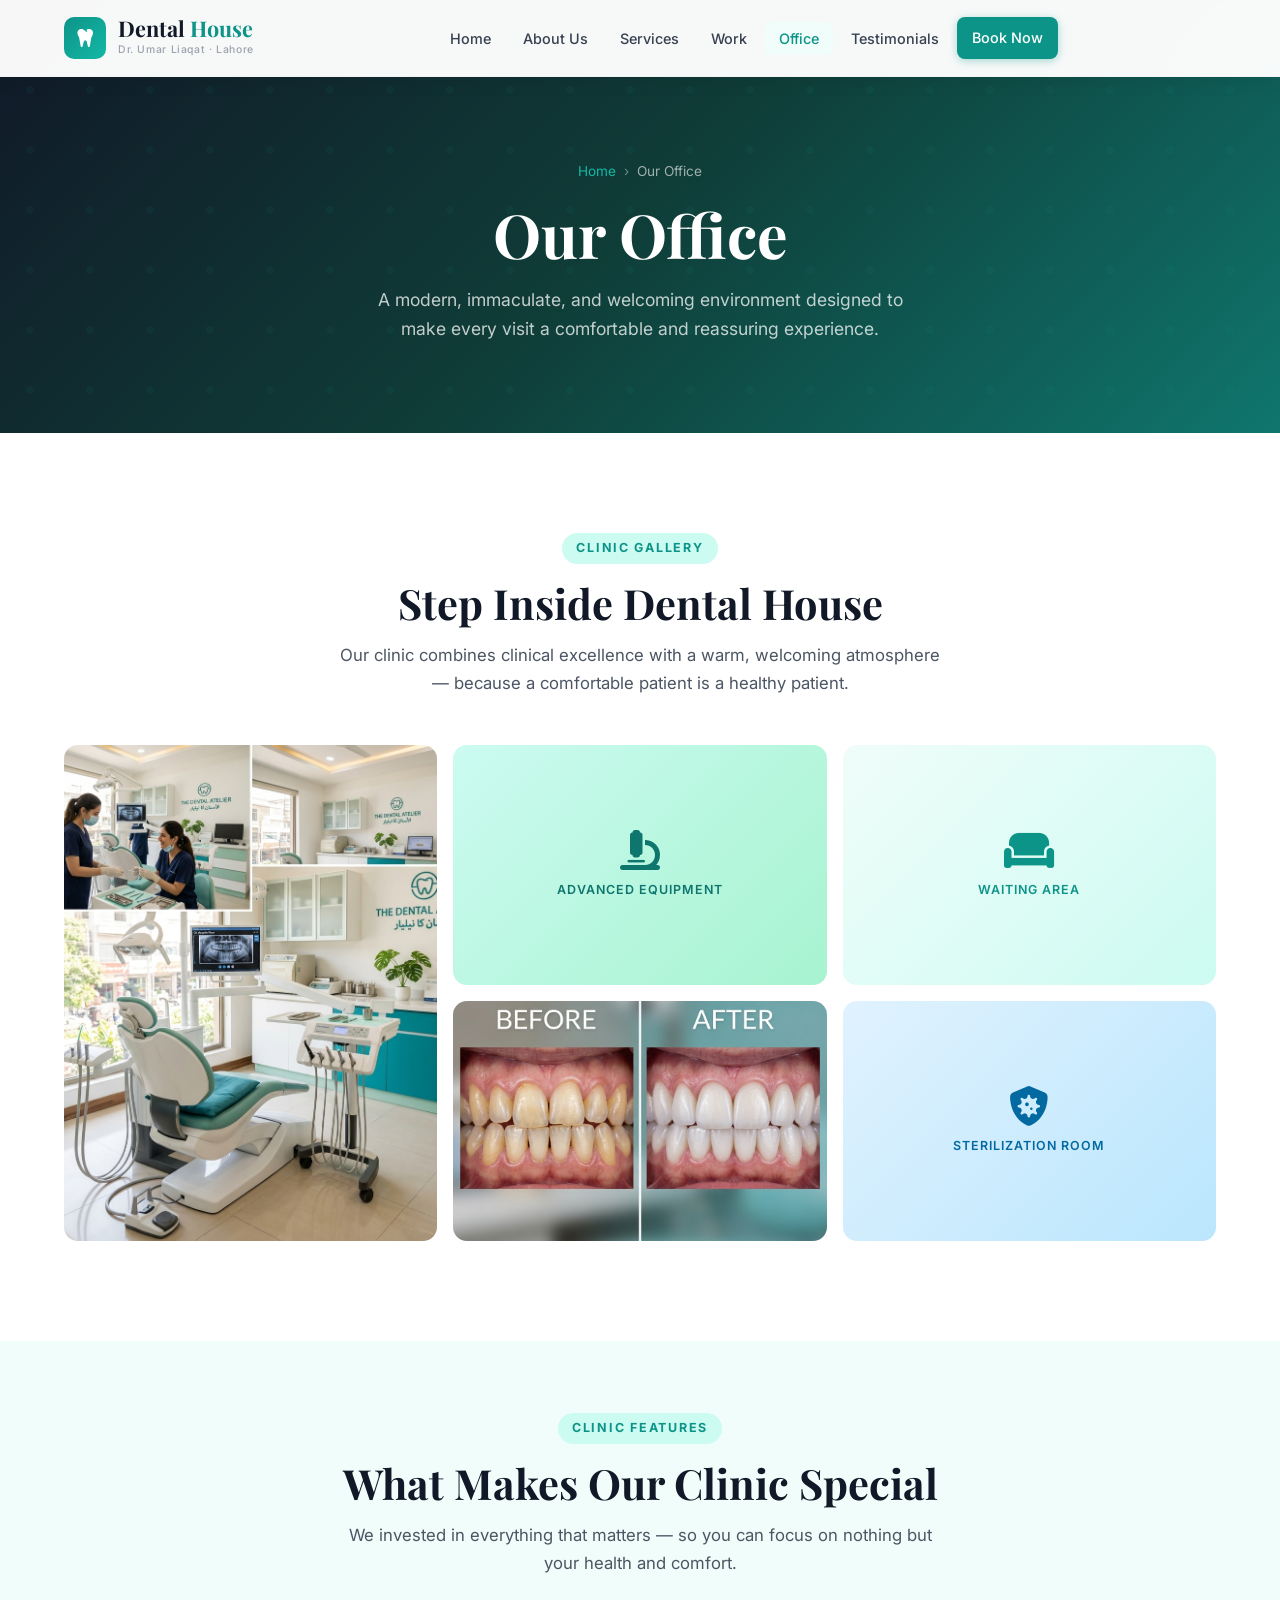
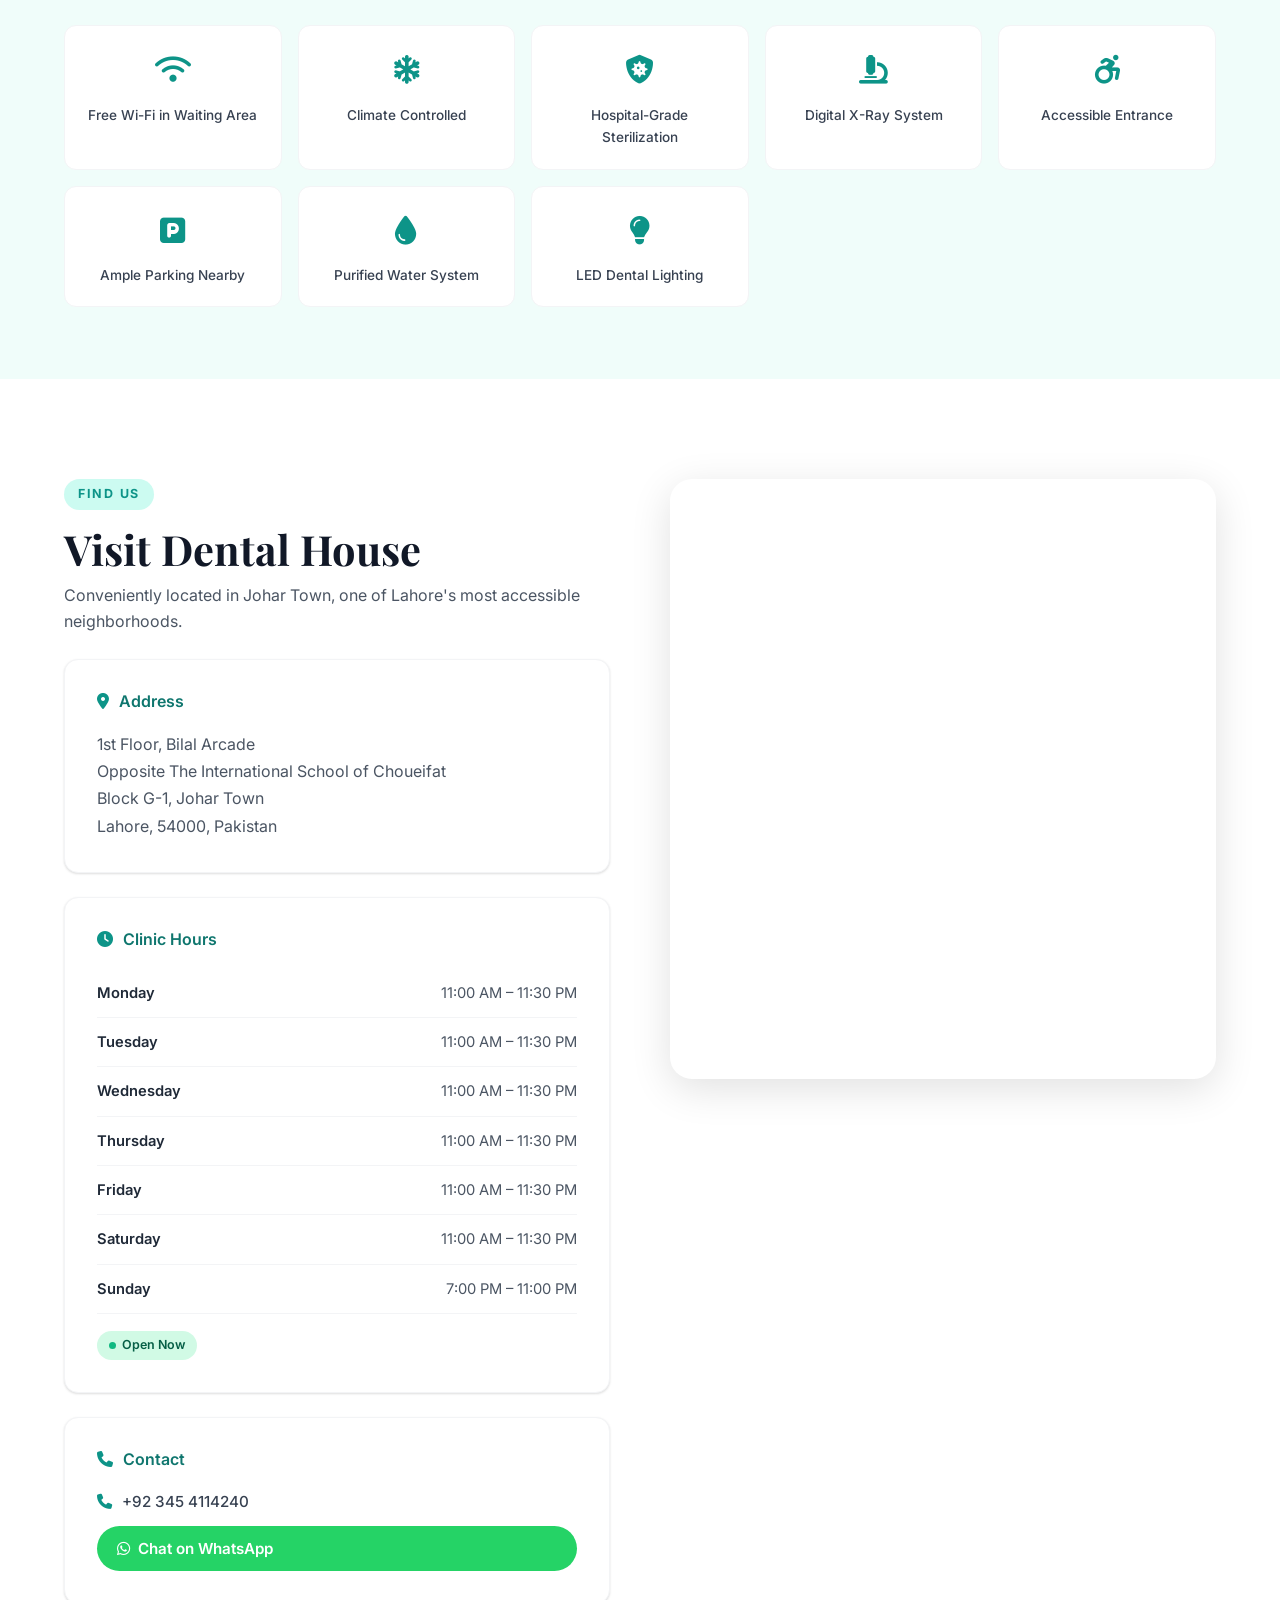
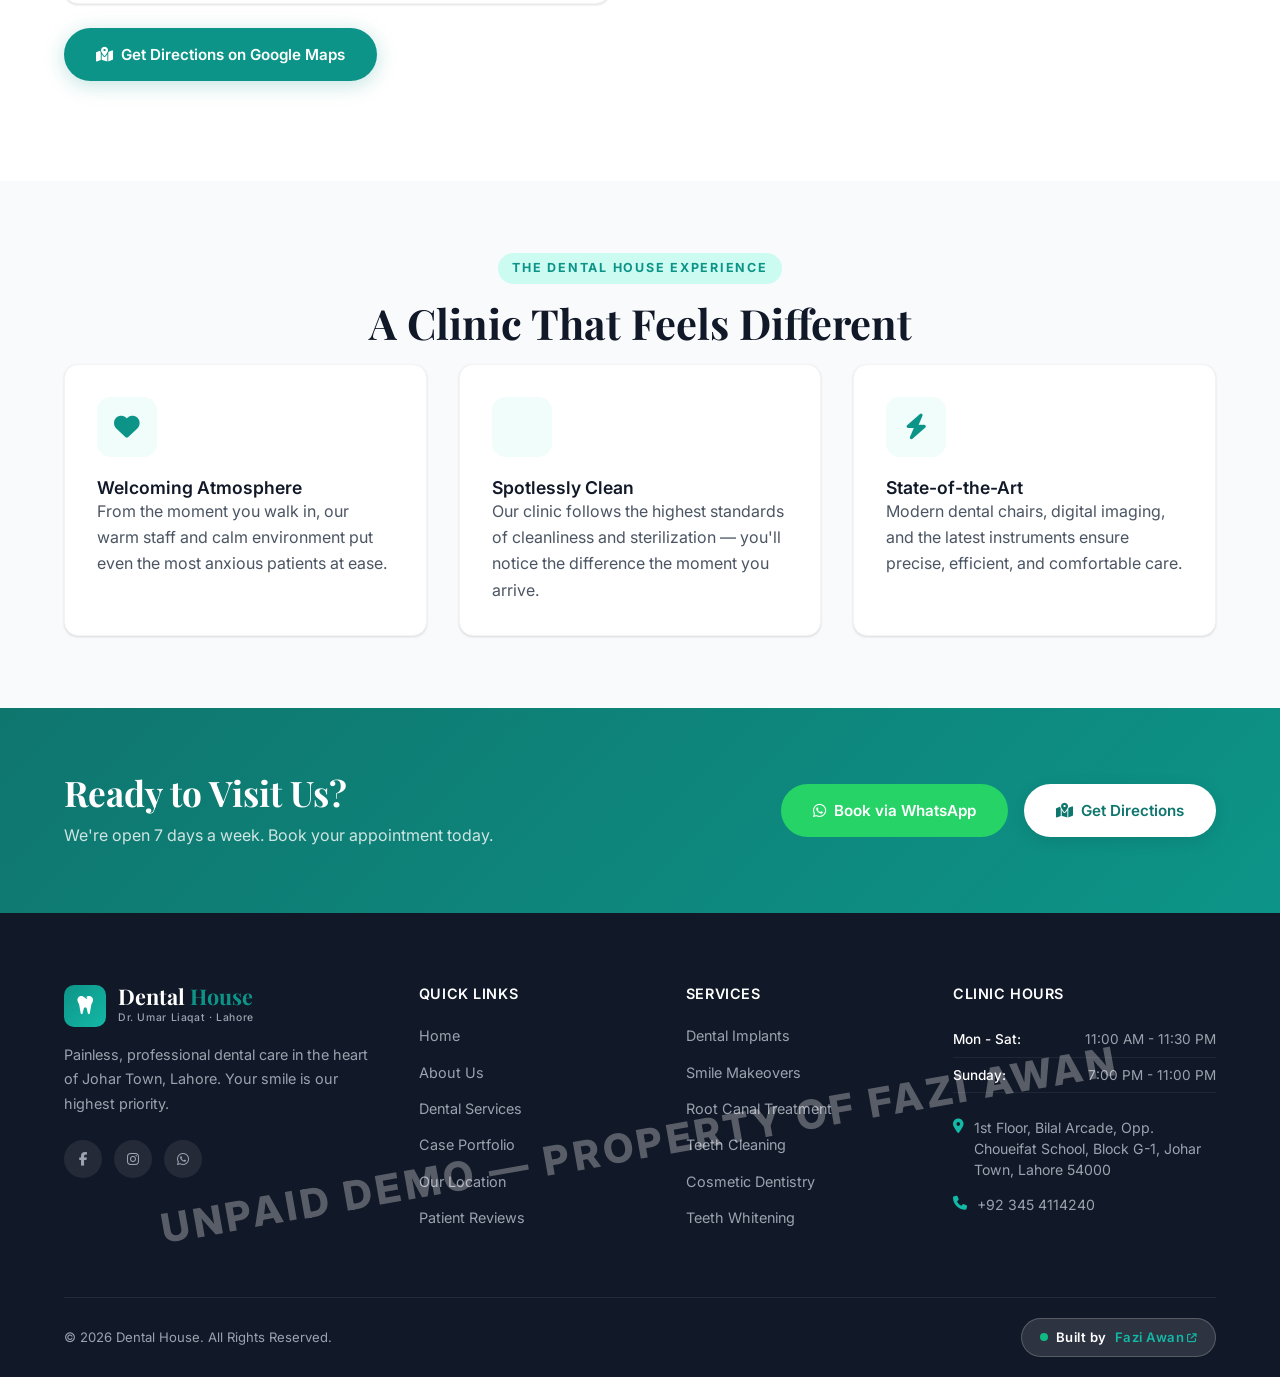
<file: office.html>
<!DOCTYPE html>
<html lang="en">
<head>
  <meta charset="UTF-8" />
  <meta name="viewport" content="width=device-width, initial-scale=1.0" />
  <title>Our Office — Dental House Clinic in Johar Town, Lahore</title>
  <meta name="description" content="Visit Dental House in Johar Town, Lahore. Modern, hygienic clinic with state-of-the-art equipment. Get directions, view our hours, and tour our facility." />
  <meta name="keywords" content="dental clinic Johar Town Lahore, dental house location, dentist address Lahore, Bilal Arcade Johar Town" />
  <link rel="preconnect" href="https://fonts.googleapis.com" />
  <link rel="preconnect" href="https://fonts.gstatic.com" crossorigin />
  <link href="https://fonts.googleapis.com/css2?family=Inter:wght@300;400;500;600;700;800&family=Playfair+Display:wght@400;600;700&display=swap" rel="stylesheet" />
  <link rel="stylesheet" href="style.css" />
  <link rel="stylesheet" href="https://cdnjs.cloudflare.com/ajax/libs/font-awesome/6.5.0/css/all.min.css" />
  <style>
    .office-info-grid {
      display: grid;
      grid-template-columns: 1fr 1fr;
      gap: 60px;
      align-items: start;
    }
    .info-card {
      background: #fff;
      border-radius: var(--radius);
      padding: 32px;
      box-shadow: var(--shadow-sm);
      border: 1px solid var(--gray-100);
    }
    .info-card h4 {
      display: flex;
      align-items: center;
      gap: 10px;
      margin-bottom: 20px;
      font-size: 1rem;
      color: var(--teal-dark);
    }
    .info-card h4 i { color: var(--teal); }

    .amenity-grid {
      display: grid;
      grid-template-columns: repeat(auto-fill, minmax(200px, 1fr));
      gap: 16px;
    }
    .amenity-item {
      background: #fff;
      border-radius: 12px;
      padding: 20px;
      border: 1px solid var(--gray-100);
      display: flex;
      flex-direction: column;
      align-items: center;
      text-align: center;
      gap: 10px;
      transition: transform var(--transition), box-shadow var(--transition);
    }
    .amenity-item:hover {
      transform: translateY(-4px);
      box-shadow: var(--shadow-md);
    }
    .amenity-item .icon {
      font-size: 1.8rem;
      color: var(--teal);
    }
    .amenity-item span { font-size: .85rem; font-weight: 500; color: var(--gray-700); }

    .gallery-grid {
      display: grid;
      grid-template-columns: repeat(3, 1fr);
      grid-template-rows: 240px 240px;
      gap: 16px;
    }
    .gallery-item {
      border-radius: var(--radius);
      overflow: hidden;
      position: relative;
    }
    .gallery-item:first-child { grid-row: span 2; }
    .gallery-item img,
    .gallery-item .placeholder {
      width: 100%; height: 100%;
      object-fit: cover;
      transition: transform .5s ease;
    }
    .gallery-item:hover img,
    .gallery-item:hover .placeholder { transform: scale(1.05); }
    .gallery-item .placeholder {
      display: flex;
      flex-direction: column;
      align-items: center;
      justify-content: center;
      font-size: 2.5rem;
      gap: 10px;
    }
    .gallery-item .placeholder span {
      font-size: .78rem;
      font-weight: 600;
      letter-spacing: .08em;
      text-transform: uppercase;
    }

    @media (max-width: 768px) {
      .office-info-grid { grid-template-columns: 1fr; }
      .gallery-grid {
        grid-template-columns: 1fr 1fr;
        grid-template-rows: auto;
      }
      .gallery-item:first-child { grid-row: span 1; }
    }
    @media (max-width: 480px) {
      .gallery-grid { grid-template-columns: 1fr; }
    }
  </style>
</head>
<body class="page-transition">

  <!-- HEADER -->
  <header class="site-header scrolled" id="site-header">
    <div class="container">
      <nav class="nav-inner">
        <a href="index.html" class="nav-logo">
          <div class="nav-logo-icon"><i class="fa-solid fa-tooth"></i></div>
          <div>
            <div class="nav-logo-text">Dental <span>House</span></div>
            <span class="nav-logo-sub">Dr. Umar Liaqat · Lahore</span>
          </div>
        </a>
        <ul class="nav-links">
          <li><a href="index.html">Home</a></li>
          <li><a href="about.html">About Us</a></li>
          <li><a href="services.html">Services</a></li>
          <li><a href="work.html">Work</a></li>
          <li><a href="office.html" class="active">Office</a></li>
          <li><a href="testimonials.html">Testimonials</a></li>
          <li><a href="https://wa.me/923454114240" target="_blank" class="nav-cta">Book Now</a></li>
        </ul>
        <button class="nav-toggle" id="nav-toggle" aria-label="Toggle menu">&#9776;</button>
      </nav>
    </div>
  </header>
  <div class="mobile-menu" id="mobile-menu">
    <a href="index.html">Home</a>
    <a href="about.html">About Us</a>
    <a href="services.html">Services</a>
    <a href="work.html">Work</a>
    <a href="office.html" class="active">Office</a>
    <a href="testimonials.html">Testimonials</a>
    <a href="https://wa.me/923454114240" target="_blank" class="nav-cta">Book Now on WhatsApp</a>
  </div>

  <!-- PAGE HERO -->
  <section class="page-hero">
    <div class="container">
      <div class="breadcrumb"><a href="index.html">Home</a> <span>›</span> Our Office</div>
      <h1>Our Office</h1>
      <p>A modern, immaculate, and welcoming environment designed to make every visit a comfortable and reassuring experience.</p>
    </div>
  </section>

  <!-- ——— GALLERY ——— -->
  <section class="section">
    <div class="container">
      <div class="text-center fade-in">
        <span class="section-label">Clinic Gallery</span>
        <h2 class="section-title">Step Inside Dental House</h2>
        <p class="section-subtitle">Our clinic combines clinical excellence with a warm, welcoming atmosphere — because a comfortable patient is a healthy patient.</p>
      </div>
      <div class="gallery-grid fade-in">
        <!-- Main large -->
        <div class="gallery-item">
          <img src="clinic_interior_1789844557545.png" alt="Dental House main clinic interior — modern dental chair and equipment" />
        </div>
        <!-- Top right -->
        <div class="gallery-item">
          <div class="placeholder" style="background:linear-gradient(135deg,#ccfbf1,#a7f3d0);color:var(--teal-dark);">
            <i class="fa-solid fa-microscope"></i>
            <span>Advanced Equipment</span>
          </div>
        </div>
        <!-- Bottom right top -->
        <div class="gallery-item">
          <div class="placeholder" style="background:linear-gradient(135deg,#f0fdfa,#ccfbf1);color:var(--teal);">
            <i class="fa-solid fa-couch"></i>
            <span>Waiting Area</span>
          </div>
        </div>
        <!-- Row 2 -->
        <div class="gallery-item">
          <img src="smile_makeover_1789844572495.png" alt="Dental consultation room at Dental House" />
        </div>
        <div class="gallery-item">
          <div class="placeholder" style="background:linear-gradient(135deg,#e0f2fe,#bae6fd);color:#0369a1;">
            <i class="fa-solid fa-shield-virus"></i>
            <span>Sterilization Room</span>
          </div>
        </div>
      </div>
    </div>
  </section>

  <!-- ——— AMENITIES ——— -->
  <section class="section section-teal" style="padding:72px 0;">
    <div class="container">
      <div class="text-center fade-in">
        <span class="section-label">Clinic Features</span>
        <h2 class="section-title">What Makes Our Clinic Special</h2>
        <p class="section-subtitle">We invested in everything that matters — so you can focus on nothing but your health and comfort.</p>
      </div>
      <div class="amenity-grid stagger">
        <div class="amenity-item fade-in">
          <div class="icon"><i class="fa-solid fa-wifi"></i></div>
          <span>Free Wi-Fi in Waiting Area</span>
        </div>
        <div class="amenity-item fade-in">
          <div class="icon"><i class="fa-solid fa-snowflake"></i></div>
          <span>Climate Controlled</span>
        </div>
        <div class="amenity-item fade-in">
          <div class="icon"><i class="fa-solid fa-shield-virus"></i></div>
          <span>Hospital-Grade Sterilization</span>
        </div>
        <div class="amenity-item fade-in">
          <div class="icon"><i class="fa-solid fa-microscope"></i></div>
          <span>Digital X-Ray System</span>
        </div>
        <div class="amenity-item fade-in">
          <div class="icon"><i class="fa-solid fa-wheelchair-move"></i></div>
          <span>Accessible Entrance</span>
        </div>
        <div class="amenity-item fade-in">
          <div class="icon"><i class="fa-solid fa-square-parking"></i></div>
          <span>Ample Parking Nearby</span>
        </div>
        <div class="amenity-item fade-in">
          <div class="icon"><i class="fa-solid fa-droplet"></i></div>
          <span>Purified Water System</span>
        </div>
        <div class="amenity-item fade-in">
          <div class="icon"><i class="fa-solid fa-lightbulb"></i></div>
          <span>LED Dental Lighting</span>
        </div>
      </div>
    </div>
  </section>

  <!-- ——— INFO + MAP ——— -->
  <section class="section" id="location">
    <div class="container">
      <div class="office-info-grid">

        <!-- LEFT: Info cards -->
        <div style="display:flex;flex-direction:column;gap:24px;">
          <div class="fade-in">
            <span class="section-label">Find Us</span>
            <h2 class="section-title" style="margin-bottom:8px;">Visit Dental House</h2>
            <p>Conveniently located in Johar Town, one of Lahore's most accessible neighborhoods.</p>
          </div>

          <div class="info-card fade-in">
            <h4><i class="fa-solid fa-location-dot"></i> Address</h4>
            <p style="line-height:1.7;margin:0;">
              1st Floor, Bilal Arcade<br>
              Opposite The International School of Choueifat<br>
              Block G-1, Johar Town<br>
              Lahore, 54000, Pakistan
            </p>
          </div>

          <div class="info-card fade-in">
            <h4><i class="fa-solid fa-clock"></i> Clinic Hours</h4>
            <table class="hours-table">
              <tr><td>Monday</td><td>11:00 AM – 11:30 PM</td></tr>
              <tr><td>Tuesday</td><td>11:00 AM – 11:30 PM</td></tr>
              <tr><td>Wednesday</td><td>11:00 AM – 11:30 PM</td></tr>
              <tr><td>Thursday</td><td>11:00 AM – 11:30 PM</td></tr>
              <tr><td>Friday</td><td>11:00 AM – 11:30 PM</td></tr>
              <tr><td>Saturday</td><td>11:00 AM – 11:30 PM</td></tr>
              <tr><td>Sunday</td><td>7:00 PM – 11:00 PM</td></tr>
            </table>
            <div style="margin-top:16px;"><span class="open-badge">Open Now</span></div>
          </div>

          <div class="info-card fade-in">
            <h4><i class="fa-solid fa-phone"></i> Contact</h4>
            <div style="display:flex;flex-direction:column;gap:12px;">
              <a href="tel:+923454114240" style="display:flex;align-items:center;gap:10px;color:var(--gray-700);font-size:.95rem;font-weight:500;">
                <i class="fa-solid fa-phone" style="color:var(--teal);"></i> +92 345 4114240
              </a>
              <a href="https://wa.me/923454114240" target="_blank" class="btn btn-whatsapp" style="padding:10px 20px;" id="office-wa-btn">
                <i class="fa-brands fa-whatsapp"></i> Chat on WhatsApp
              </a>
            </div>
          </div>

          <a href="https://www.google.com/maps/dir/?api=1&destination=31.4734692,74.2795868" target="_blank" class="btn btn-primary" style="align-self:start;" id="office-directions-btn">
            <i class="fa-solid fa-map-location-dot"></i> Get Directions on Google Maps
          </a>
        </div>

        <!-- RIGHT: Map -->
        <div class="fade-in-right">
          <div class="map-wrapper" style="height:600px;border-radius:var(--radius-lg);overflow:hidden;box-shadow:var(--shadow-lg);">
            <iframe
              title="Dental House Location — Johar Town, Lahore"
              src="https://www.google.com/maps/embed?pb=!1m18!1m12!1m3!1d3402.9!2d74.2795868!3d31.4734692!2m3!1f0!2f0!3f0!3m2!1i1024!2i768!4f13.1!3m3!1m2!1s0x0%3A0x0!2zMzHCsDI4JzI0LjUiTiA3NMKwMTYnNDYuNiJF!5e0!3m2!1sen!2spk!4v1695000000000!5m2!1sen!2spk"
              width="100%"
              height="100%"
              style="border:0;"
              allowfullscreen=""
              loading="lazy"
              referrerpolicy="no-referrer-when-downgrade">
            </iframe>
          </div>
        </div>

      </div>
    </div>
  </section>

  <!-- ——— AMBIENCE DESCRIPTION ——— -->
  <section class="section section-alt" style="padding:72px 0;">
    <div class="container">
      <div class="text-center fade-in">
        <span class="section-label">The Dental House Experience</span>
        <h2 class="section-title">A Clinic That Feels Different</h2>
      </div>
      <div class="grid-3 stagger" style="margin-top:16px;">
        <div class="card fade-in" style="padding:32px;">
          <div class="service-icon" style="background:var(--teal-bg);"><i class="fa-solid fa-heart" style="color:var(--teal);"></i></div>
          <h4>Welcoming Atmosphere</h4>
          <p>From the moment you walk in, our warm staff and calm environment put even the most anxious patients at ease.</p>
        </div>
        <div class="card fade-in" style="padding:32px;">
          <div class="service-icon" style="background:var(--teal-bg);"><i class="fa-solid fa-sparkles" style="color:var(--teal);"></i></div>
          <h4>Spotlessly Clean</h4>
          <p>Our clinic follows the highest standards of cleanliness and sterilization — you'll notice the difference the moment you arrive.</p>
        </div>
        <div class="card fade-in" style="padding:32px;">
          <div class="service-icon" style="background:var(--teal-bg);"><i class="fa-solid fa-bolt" style="color:var(--teal);"></i></div>
          <h4>State-of-the-Art</h4>
          <p>Modern dental chairs, digital imaging, and the latest instruments ensure precise, efficient, and comfortable care.</p>
        </div>
      </div>
    </div>
  </section>

  <!-- CONTACT STRIP -->
  <section class="contact-strip">
    <div class="container">
      <div class="contact-strip-inner">
        <div>
          <h2 style="font-size:clamp(1.6rem,3vw,2.2rem);">Ready to Visit Us?</h2>
          <p>We're open 7 days a week. Book your appointment today.</p>
        </div>
        <div class="contact-strip-btns">
          <a href="https://wa.me/923454114240" target="_blank" class="btn btn-whatsapp" id="office-strip-wa">
            <i class="fa-brands fa-whatsapp"></i> Book via WhatsApp
          </a>
          <a href="https://www.google.com/maps/dir/?api=1&destination=31.4734692,74.2795868" target="_blank" class="btn btn-white" id="office-strip-directions">
            <i class="fa-solid fa-map-location-dot"></i> Get Directions
          </a>
        </div>
      </div>
    </div>
  </section>

  <!-- FOOTER -->
  <footer class="site-footer">
    <div class="container">
      <div class="footer-grid">
        <div class="footer-brand">
          <a href="index.html" class="nav-logo">
            <div class="nav-logo-icon"><i class="fa-solid fa-tooth"></i></div>
            <div>
              <div class="nav-logo-text">Dental <span>House</span></div>
              <span class="nav-logo-sub">Dr. Umar Liaqat · Lahore</span>
            </div>
          </a>
          <p>Painless, professional dental care in the heart of Johar Town, Lahore. Your smile is our highest priority.</p>
          <div class="footer-social">
            <a href="https://facebook.com" target="_blank" aria-label="Facebook"><i class="fa-brands fa-facebook-f"></i></a>
            <a href="https://instagram.com" target="_blank" aria-label="Instagram"><i class="fa-brands fa-instagram"></i></a>
            <a href="https://wa.me/923454114240" target="_blank" aria-label="WhatsApp"><i class="fa-brands fa-whatsapp"></i></a>
          </div>
        </div>

        <div class="footer-col">
          <h4>Quick Links</h4>
          <ul>
            <li><a href="index.html">Home</a></li>
            <li><a href="about.html">About Us</a></li>
            <li><a href="services.html">Dental Services</a></li>
            <li><a href="work.html">Case Portfolio</a></li>
            <li><a href="office.html">Our Location</a></li>
            <li><a href="testimonials.html">Patient Reviews</a></li>
          </ul>
        </div>

        <div class="footer-col">
          <h4>Services</h4>
          <ul>
            <li><a href="services.html">Dental Implants</a></li>
            <li><a href="services.html">Smile Makeovers</a></li>
            <li><a href="services.html">Root Canal Treatment</a></li>
            <li><a href="services.html">Teeth Cleaning</a></li>
            <li><a href="services.html">Cosmetic Dentistry</a></li>
            <li><a href="services.html">Teeth Whitening</a></li>
          </ul>
        </div>

        <div class="footer-col">
          <h4>Clinic Hours</h4>
          <div class="footer-hours-row"><span>Mon - Sat:</span> <span>11:00 AM - 11:30 PM</span></div>
          <div class="footer-hours-row"><span>Sunday:</span> <span>7:00 PM - 11:00 PM</span></div>

          <div style="margin-top: 24px;">
            <div class="footer-contact-item">
              <i class="fa-solid fa-location-dot icon"></i>
              <span>1st Floor, Bilal Arcade, Opp. Choueifat School, Block G-1, Johar Town, Lahore 54000</span>
            </div>
            <div class="footer-contact-item">
              <i class="fa-solid fa-phone icon"></i>
              <span>+92 345 4114240</span>
            </div>
          </div>
        </div>
      </div>

      <div class="footer-bottom footer-bottom-split">
        <div>© 2026 Dental House. All Rights Reserved.</div>
        <p class="footer-credit"><span class="dot"></span> Built by <a href="https://fazi-awan-portfolio.vercel.app/" target="_blank" rel="noopener">Fazi Awan <i class="fa-solid fa-arrow-up-right-from-square"></i></a></p>
      </div>
    </div>
  </footer>

  <script src="shared.js"></script>
</body>
</html>
</file>
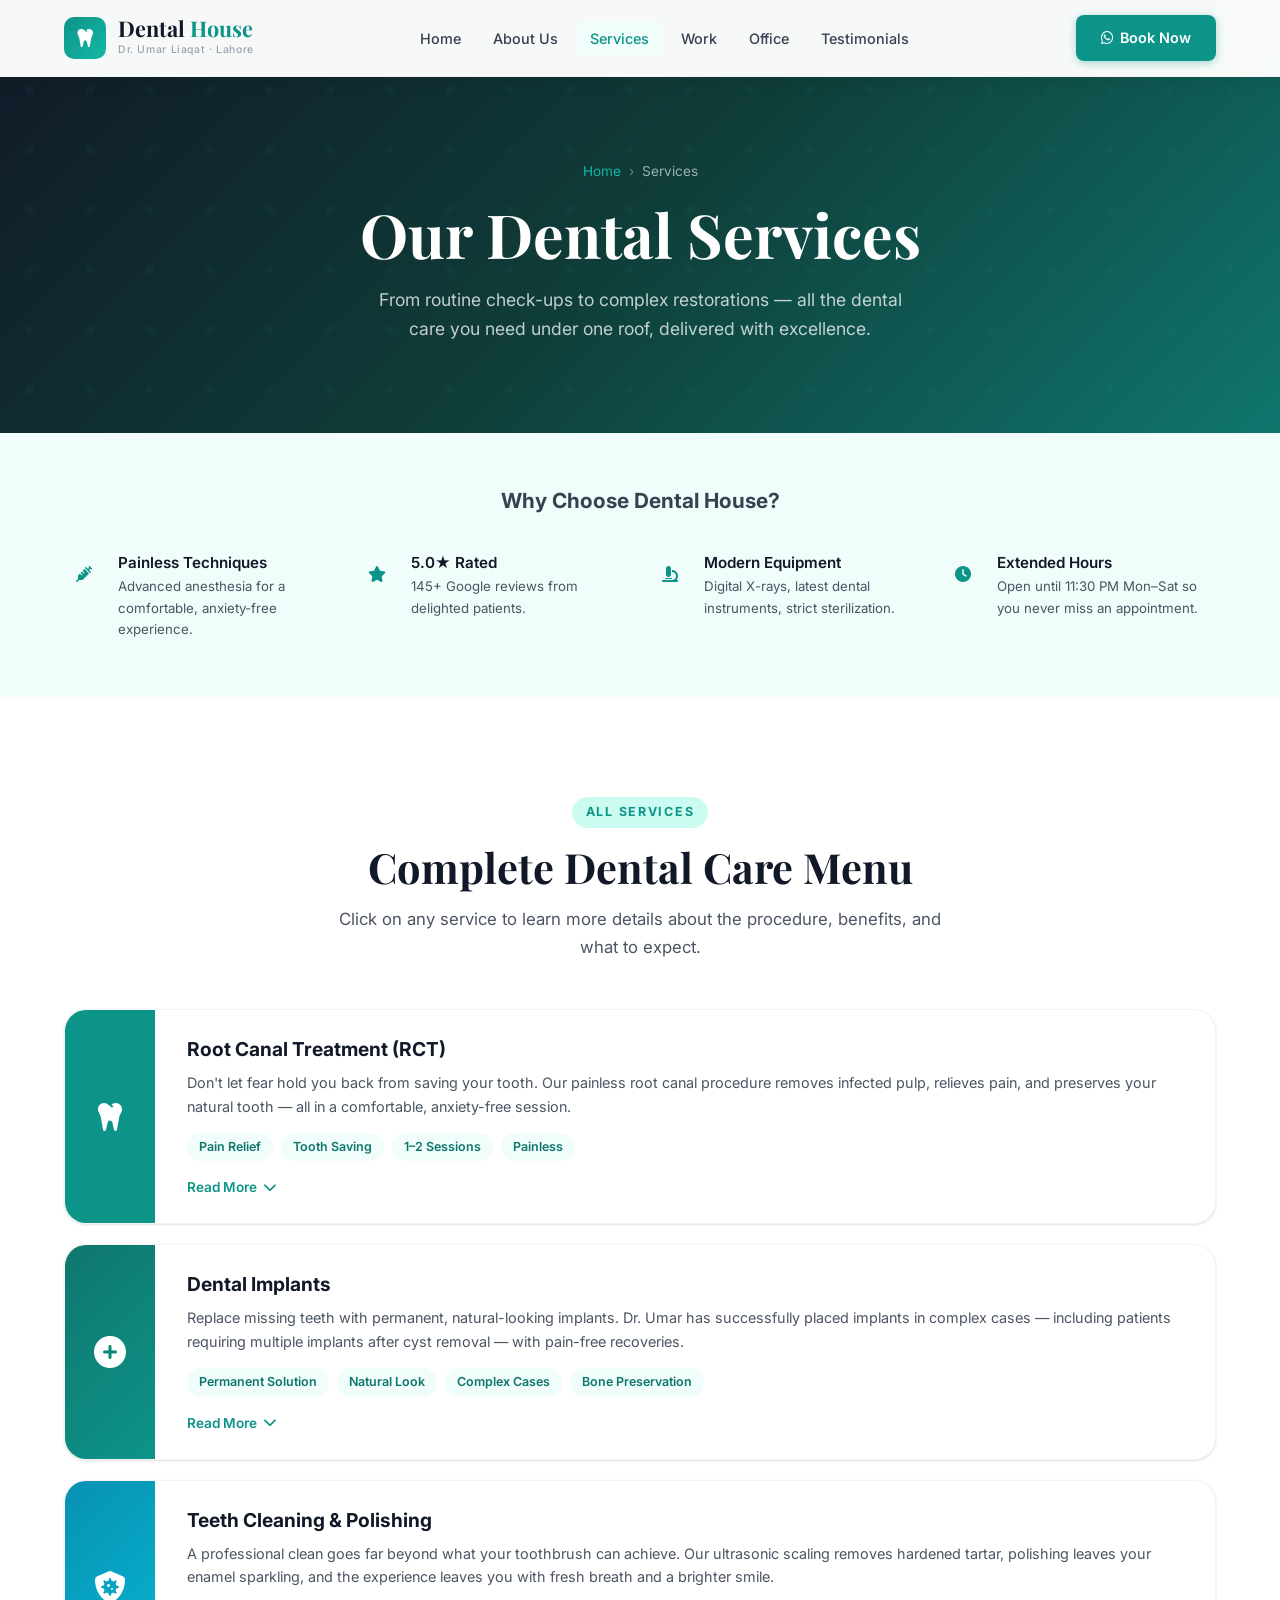
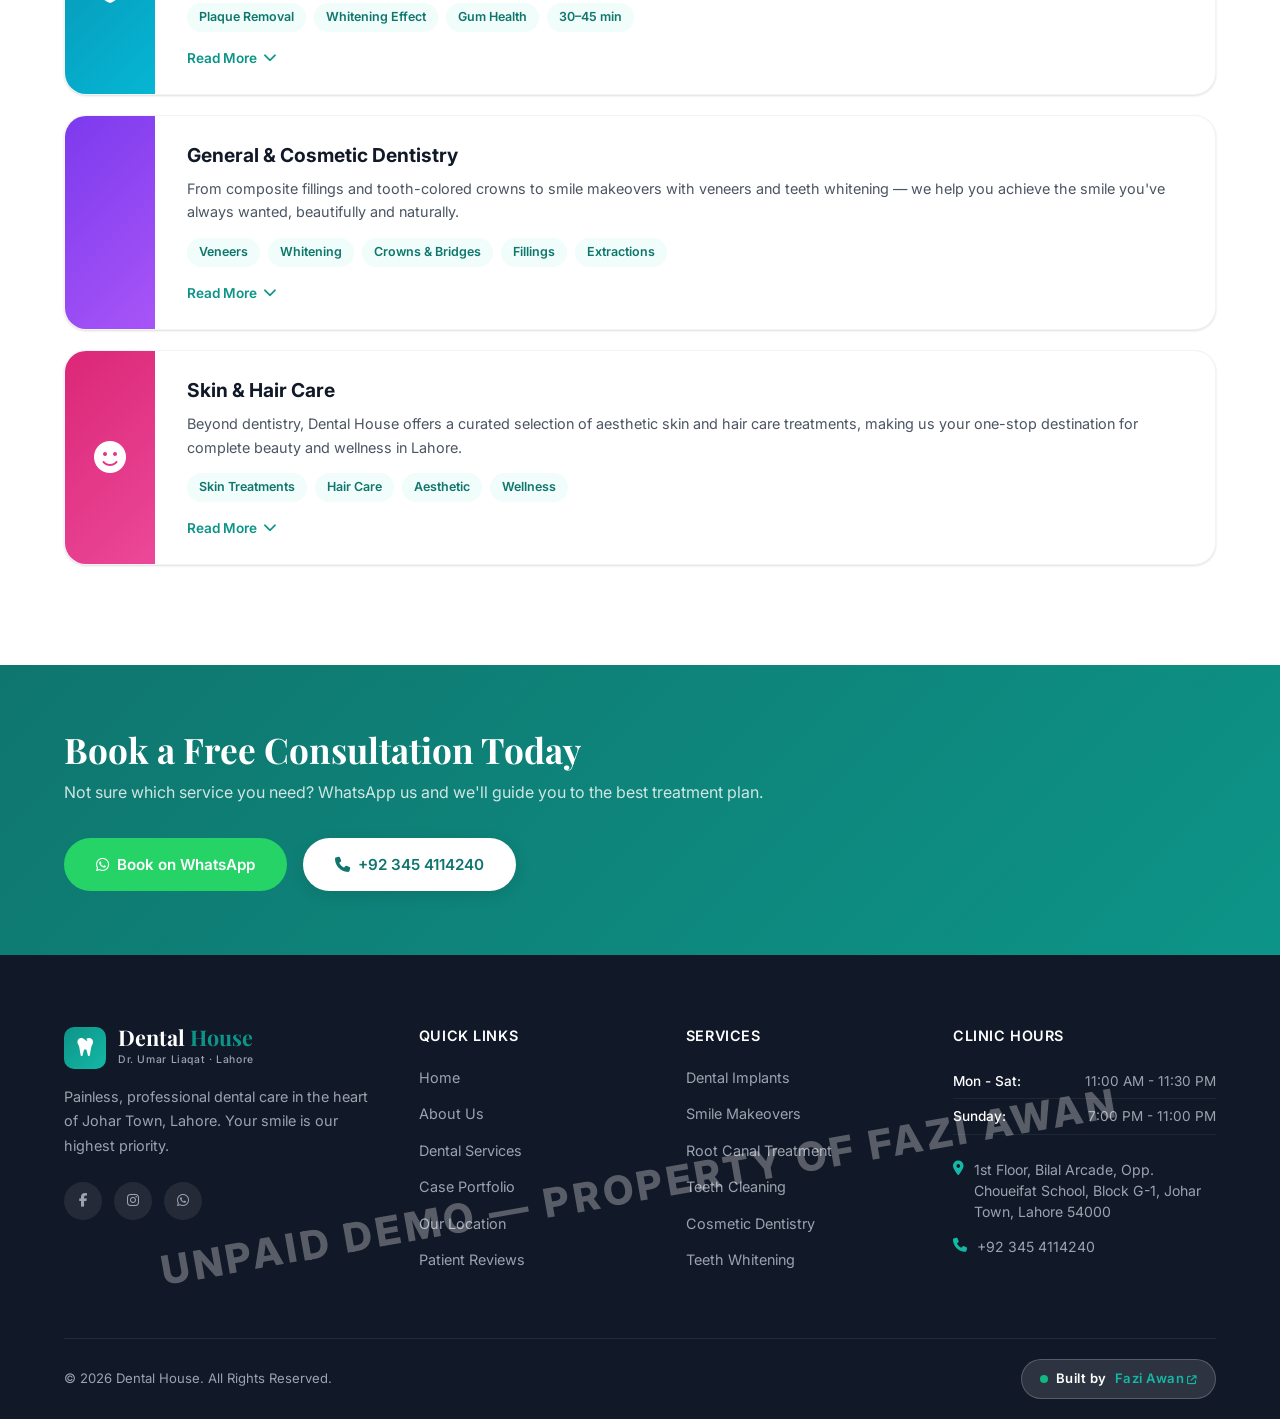
<file: services.html>
<!DOCTYPE html>
<html lang="en">
<head>
  <meta charset="UTF-8" />
  <meta name="viewport" content="width=device-width, initial-scale=1.0" />
  <title>Dental Services Lahore — Root Canal, Implants, Cosmetic Dentistry | Dental House</title>
  <meta name="description" content="Explore comprehensive dental services at Dental House Lahore: Root Canal Treatment, Dental Implants, Teeth Cleaning, Cosmetic Dentistry, and Skin & Hair Care. Book now." />
  <meta name="keywords" content="dental services Lahore, root canal Lahore, dental implants Lahore, cosmetic dentistry Lahore, teeth cleaning Lahore, dentist Johar Town" />
  <link rel="preconnect" href="https://fonts.googleapis.com" />
  <link rel="preconnect" href="https://fonts.gstatic.com" crossorigin />
  <link href="https://fonts.googleapis.com/css2?family=Inter:wght@300;400;500;600;700;800&family=Playfair+Display:wght@400;600;700&display=swap" rel="stylesheet" />
  <link rel="stylesheet" href="style.css" />
  <link rel="stylesheet" href="https://cdnjs.cloudflare.com/ajax/libs/font-awesome/6.5.0/css/all.min.css" />
  <style>
    .service-full-card {
      background: #fff;
      border-radius: var(--radius-lg);
      overflow: hidden;
      box-shadow: var(--shadow-sm);
      border: 1px solid var(--gray-100);
      display: grid;
      grid-template-columns: 90px 1fr;
      gap: 0;
      transition: transform var(--transition), box-shadow var(--transition);
    }
    .service-full-card:hover {
      transform: translateY(-4px);
      box-shadow: var(--shadow-lg);
    }
    .service-full-card .card-side {
      background: var(--teal);
      display: flex;
      align-items: center;
      justify-content: center;
      font-size: 2rem;
      color: #fff;
    }
    .service-full-card .card-body {
      padding: 28px 32px;
    }
    .service-full-card h3 {
      font-family: 'Inter', sans-serif;
      font-size: 1.2rem;
      margin-bottom: 10px;
      color: var(--gray-900);
    }
    .service-full-card p {
      font-size: .9rem;
      margin-bottom: 14px;
    }
    .service-details {
      display: flex;
      flex-wrap: wrap;
      gap: 8px;
      margin-bottom: 18px;
    }
    .service-tag {
      background: var(--teal-bg);
      color: var(--teal-dark);
      padding: 4px 12px;
      border-radius: 50px;
      font-size: .78rem;
      font-weight: 600;
    }
    .service-accordion {
      max-height: 0;
      overflow: hidden;
      transition: max-height .4s ease;
    }
    .service-accordion.open {
      max-height: 600px;
    }
    .service-expand-btn {
      background: none;
      border: none;
      color: var(--teal);
      font-size: .85rem;
      font-weight: 600;
      cursor: pointer;
      display: flex;
      align-items: center;
      gap: 6px;
      padding: 0;
      font-family: 'Inter', sans-serif;
      transition: gap var(--transition);
    }
    .service-expand-btn:hover { gap: 10px; }

    .service-hero-icon {
      width: 80px; height: 80px;
      border-radius: 20px;
      background: linear-gradient(135deg, var(--teal), var(--teal-light));
      display: flex; align-items: center; justify-content: center;
      font-size: 2.2rem;
      color: #fff;
      margin: 0 auto 24px;
      box-shadow: var(--shadow-teal);
    }
    .why-choose {
      display: grid;
      grid-template-columns: repeat(auto-fill, minmax(220px, 1fr));
      gap: 20px;
      margin-top: 40px;
    }
    .why-item {
      display: flex;
      gap: 14px;
      align-items: flex-start;
    }
    .why-icon {
      width: 40px; height: 40px;
      border-radius: 10px;
      background: var(--teal-bg);
      display: flex; align-items: center; justify-content: center;
      color: var(--teal);
      flex-shrink: 0;
    }
    @media (max-width: 600px) {
      .service-full-card { grid-template-columns: 1fr; }
      .service-full-card .card-side { height: 80px; }
    }
  </style>
</head>
<body class="page-transition">

  <!-- HEADER -->
  <header class="site-header scrolled" id="site-header">
    <div class="container">
      <nav class="nav-inner">
        <a href="index.html" class="nav-logo">
          <div class="nav-logo-icon"><i class="fa-solid fa-tooth"></i></div>
          <div>
            <div class="nav-logo-text">Dental <span>House</span></div>
            <span class="nav-logo-sub">Dr. Umar Liaqat · Lahore</span>
          </div>
        </a>
        <ul class="nav-links">
          <li><a href="index.html">Home</a></li>
          <li><a href="about.html">About Us</a></li>
          <li><a href="services.html" class="active">Services</a></li>
          <li><a href="work.html">Work</a></li>
          <li><a href="office.html">Office</a></li>
          <li><a href="testimonials.html">Testimonials</a></li>
        </ul>
        <div class="nav-right">
          <a href="https://wa.me/923454114240" target="_blank" class="nav-cta"><i class="fa-brands fa-whatsapp"></i> Book Now</a>
        </div>
        <button class="nav-toggle" id="nav-toggle" aria-label="Toggle menu" aria-expanded="false"><span></span><span></span><span></span></button>
      </nav>
    </div>
  </header>
  <div class="mobile-menu" id="mobile-menu">
    <a href="index.html">Home</a>
    <a href="about.html">About Us</a>
    <a href="services.html" class="active">Services</a>
    <a href="work.html">Work</a>
    <a href="office.html">Office</a>
    <a href="testimonials.html">Testimonials</a>
    <a href="https://wa.me/923454114240" target="_blank" class="nav-cta">Book Now on WhatsApp</a>
  </div>

  <!-- PAGE HERO -->
  <section class="page-hero">
    <div class="container">
      <div class="breadcrumb"><a href="index.html">Home</a> <span>›</span> Services</div>
      <h1>Our Dental Services</h1>
      <p>From routine check-ups to complex restorations — all the dental care you need under one roof, delivered with excellence.</p>
    </div>
  </section>

  <!-- ——— WHY CHOOSE US ——— -->
  <section class="section section-teal" style="padding:56px 0;">
    <div class="container">
      <div class="text-center fade-in" style="margin-bottom:32px;">
        <h3 style="font-size:1.3rem;font-family:'Inter',sans-serif;color:var(--gray-700);">Why Choose Dental House?</h3>
      </div>
      <div class="why-choose stagger">
        <div class="why-item fade-in">
          <div class="why-icon"><i class="fa-solid fa-syringe"></i></div>
          <div><h4 style="margin-bottom:3px;font-size:.95rem;">Painless Techniques</h4><p style="font-size:.83rem;margin:0;">Advanced anesthesia for a comfortable, anxiety-free experience.</p></div>
        </div>
        <div class="why-item fade-in">
          <div class="why-icon"><i class="fa-solid fa-star"></i></div>
          <div><h4 style="margin-bottom:3px;font-size:.95rem;">5.0★ Rated</h4><p style="font-size:.83rem;margin:0;">145+ Google reviews from delighted patients.</p></div>
        </div>
        <div class="why-item fade-in">
          <div class="why-icon"><i class="fa-solid fa-microscope"></i></div>
          <div><h4 style="margin-bottom:3px;font-size:.95rem;">Modern Equipment</h4><p style="font-size:.83rem;margin:0;">Digital X-rays, latest dental instruments, strict sterilization.</p></div>
        </div>
        <div class="why-item fade-in">
          <div class="why-icon"><i class="fa-solid fa-clock"></i></div>
          <div><h4 style="margin-bottom:3px;font-size:.95rem;">Extended Hours</h4><p style="font-size:.83rem;margin:0;">Open until 11:30 PM Mon–Sat so you never miss an appointment.</p></div>
        </div>
      </div>
    </div>
  </section>

  <!-- ——— SERVICES LIST ——— -->
  <section class="section" id="services-list">
    <div class="container">
      <div class="text-center fade-in">
        <span class="section-label">All Services</span>
        <h2 class="section-title">Complete Dental Care Menu</h2>
        <p class="section-subtitle">Click on any service to learn more details about the procedure, benefits, and what to expect.</p>
      </div>

      <div style="display:flex;flex-direction:column;gap:20px;" class="stagger">

        <!-- RCT -->
        <div class="service-full-card fade-in" id="rct">
          <div class="card-side"><i class="fa-solid fa-tooth"></i></div>
          <div class="card-body">
            <h3>Root Canal Treatment (RCT)</h3>
            <p>Don't let fear hold you back from saving your tooth. Our painless root canal procedure removes infected pulp, relieves pain, and preserves your natural tooth — all in a comfortable, anxiety-free session.</p>
            <div class="service-details">
              <span class="service-tag">Pain Relief</span>
              <span class="service-tag">Tooth Saving</span>
              <span class="service-tag">1–2 Sessions</span>
              <span class="service-tag">Painless</span>
            </div>
            <button class="service-expand-btn" onclick="toggleService(this)">
              Read More <i class="fa-solid fa-chevron-down"></i>
            </button>
            <div class="service-accordion">
              <div style="margin-top:16px;padding-top:16px;border-top:1px solid var(--gray-100);">
                <p style="margin-bottom:10px;"><strong>What is RCT?</strong> Root Canal Treatment involves removing the infected or damaged pulp tissue from inside the tooth, cleaning and shaping the root canals, then filling and sealing them to prevent reinfection.</p>
                <p style="margin-bottom:10px;"><strong>Why Dr. Umar's RCT is different:</strong> Using rotary endodontics and superior anesthesia, the procedure is virtually painless. Most patients report minimal discomfort even during the procedure itself.</p>
                <p style="margin-bottom:10px;"><strong>Recovery:</strong> Most patients return to normal activities the same day. Post-procedure sensitivity, if any, typically resolves within 2–3 days.</p>
                <a href="https://wa.me/923454114240?text=I'd like to book a Root Canal Treatment consultation" target="_blank" class="btn btn-primary" style="margin-top:12px;padding:10px 22px;font-size:.85rem;" id="book-rct">Book RCT Consultation <i class="fa-brands fa-whatsapp"></i></a>
              </div>
            </div>
          </div>
        </div>

        <!-- IMPLANTS -->
        <div class="service-full-card fade-in" id="implants">
          <div class="card-side" style="background:linear-gradient(135deg,#0f766e,#0d9488);"><i class="fa-solid fa-circle-plus"></i></div>
          <div class="card-body">
            <h3>Dental Implants</h3>
            <p>Replace missing teeth with permanent, natural-looking implants. Dr. Umar has successfully placed implants in complex cases — including patients requiring multiple implants after cyst removal — with pain-free recoveries.</p>
            <div class="service-details">
              <span class="service-tag">Permanent Solution</span>
              <span class="service-tag">Natural Look</span>
              <span class="service-tag">Complex Cases</span>
              <span class="service-tag">Bone Preservation</span>
            </div>
            <button class="service-expand-btn" onclick="toggleService(this)">
              Read More <i class="fa-solid fa-chevron-down"></i>
            </button>
            <div class="service-accordion">
              <div style="margin-top:16px;padding-top:16px;border-top:1px solid var(--gray-100);">
                <p style="margin-bottom:10px;"><strong>What are Dental Implants?</strong> Titanium posts surgically placed into the jawbone, acting as artificial tooth roots. A crown is then placed on top, giving you a permanent tooth that looks, feels, and functions like a natural tooth.</p>
                <p style="margin-bottom:10px;"><strong>Dr. Umar's implant experience:</strong> One of our most complex cases involved a patient with a cyst who required 4 implants simultaneously — all placed successfully with a remarkably smooth, pain-free recovery.</p>
                <p style="margin-bottom:10px;"><strong>Benefits:</strong> Lifetime solution, no slipping, preserves jawbone, no impact on adjacent teeth.</p>
                <a href="https://wa.me/923454114240?text=I'd like to book a Dental Implant consultation" target="_blank" class="btn btn-primary" style="margin-top:12px;padding:10px 22px;font-size:.85rem;" id="book-implants">Book Implant Consultation <i class="fa-brands fa-whatsapp"></i></a>
              </div>
            </div>
          </div>
        </div>

        <!-- CLEANING -->
        <div class="service-full-card fade-in" id="cleaning">
          <div class="card-side" style="background:linear-gradient(135deg,#0891b2,#06b6d4);"><i class="fa-solid fa-shield-virus"></i></div>
          <div class="card-body">
            <h3>Teeth Cleaning & Polishing</h3>
            <p>A professional clean goes far beyond what your toothbrush can achieve. Our ultrasonic scaling removes hardened tartar, polishing leaves your enamel sparkling, and the experience leaves you with fresh breath and a brighter smile.</p>
            <div class="service-details">
              <span class="service-tag">Plaque Removal</span>
              <span class="service-tag">Whitening Effect</span>
              <span class="service-tag">Gum Health</span>
              <span class="service-tag">30–45 min</span>
            </div>
            <button class="service-expand-btn" onclick="toggleService(this)">
              Read More <i class="fa-solid fa-chevron-down"></i>
            </button>
            <div class="service-accordion">
              <div style="margin-top:16px;padding-top:16px;border-top:1px solid var(--gray-100);">
                <p style="margin-bottom:10px;"><strong>What's included:</strong> Full mouth scaling using ultrasonic and hand instruments, polishing with prophylaxis paste, gum health assessment, and personalized oral hygiene advice.</p>
                <p style="margin-bottom:10px;"><strong>How often?</strong> Every 6 months is recommended for optimal gum health and cavity prevention.</p>
                <a href="https://wa.me/923454114240?text=I'd like to book a Teeth Cleaning appointment" target="_blank" class="btn btn-primary" style="margin-top:12px;padding:10px 22px;font-size:.85rem;" id="book-cleaning">Book Cleaning <i class="fa-brands fa-whatsapp"></i></a>
              </div>
            </div>
          </div>
        </div>

        <!-- COSMETIC -->
        <div class="service-full-card fade-in" id="cosmetic">
          <div class="card-side" style="background:linear-gradient(135deg,#7c3aed,#a855f7);"><i class="fa-solid fa-sparkles"></i></div>
          <div class="card-body">
            <h3>General &amp; Cosmetic Dentistry</h3>
            <p>From composite fillings and tooth-colored crowns to smile makeovers with veneers and teeth whitening — we help you achieve the smile you've always wanted, beautifully and naturally.</p>
            <div class="service-details">
              <span class="service-tag">Veneers</span>
              <span class="service-tag">Whitening</span>
              <span class="service-tag">Crowns & Bridges</span>
              <span class="service-tag">Fillings</span>
              <span class="service-tag">Extractions</span>
            </div>
            <button class="service-expand-btn" onclick="toggleService(this)">
              Read More <i class="fa-solid fa-chevron-down"></i>
            </button>
            <div class="service-accordion">
              <div style="margin-top:16px;padding-top:16px;border-top:1px solid var(--gray-100);">
                <p style="margin-bottom:10px;"><strong>Cosmetic services:</strong> Porcelain veneers for chipped or discolored teeth, professional whitening for a brighter smile, composite bonding for minor corrections.</p>
                <p style="margin-bottom:10px;"><strong>General services:</strong> Tooth-colored composite fillings, full/partial dentures, crowns & bridges, safe extractions including wisdom teeth.</p>
                <a href="https://wa.me/923454114240?text=I'd like a Smile Makeover consultation" target="_blank" class="btn btn-primary" style="margin-top:12px;padding:10px 22px;font-size:.85rem;" id="book-cosmetic">Book Smile Consultation <i class="fa-brands fa-whatsapp"></i></a>
              </div>
            </div>
          </div>
        </div>

        <!-- SKIN & HAIR -->
        <div class="service-full-card fade-in" id="skin">
          <div class="card-side" style="background:linear-gradient(135deg,#db2777,#ec4899);"><i class="fa-solid fa-face-smile"></i></div>
          <div class="card-body">
            <h3>Skin &amp; Hair Care</h3>
            <p>Beyond dentistry, Dental House offers a curated selection of aesthetic skin and hair care treatments, making us your one-stop destination for complete beauty and wellness in Lahore.</p>
            <div class="service-details">
              <span class="service-tag">Skin Treatments</span>
              <span class="service-tag">Hair Care</span>
              <span class="service-tag">Aesthetic</span>
              <span class="service-tag">Wellness</span>
            </div>
            <button class="service-expand-btn" onclick="toggleService(this)">
              Read More <i class="fa-solid fa-chevron-down"></i>
            </button>
            <div class="service-accordion">
              <div style="margin-top:16px;padding-top:16px;border-top:1px solid var(--gray-100);">
                <p style="margin-bottom:10px;">Our aesthetic services complement your dental treatments, offering a comprehensive approach to your appearance and confidence. Specific treatments are tailored to individual needs — contact us to learn more.</p>
                <a href="https://wa.me/923454114240?text=I'd like to know about your Skin & Hair Care services" target="_blank" class="btn btn-primary" style="margin-top:12px;padding:10px 22px;font-size:.85rem;" id="book-skin">Inquire About Skin & Hair <i class="fa-brands fa-whatsapp"></i></a>
              </div>
            </div>
          </div>
        </div>

      </div>
    </div>
  </section>

  <!-- CONTACT STRIP -->
  <section class="contact-strip" id="services-cta">
    <div class="container">
      <div class="contact-strip-inner">
        <div>
          <h2 style="font-size:clamp(1.6rem,3vw,2.2rem);">Book a Free Consultation Today</h2>
          <p>Not sure which service you need? WhatsApp us and we'll guide you to the best treatment plan.</p>
        </div>
        <div class="contact-strip-btns">
          <a href="https://wa.me/923454114240?text=I'd like to book a dental consultation" target="_blank" class="btn btn-whatsapp" id="services-strip-wa">
            <i class="fa-brands fa-whatsapp"></i> Book on WhatsApp
          </a>
          <a href="tel:+923454114240" class="btn btn-white" id="services-strip-call">
            <i class="fa-solid fa-phone"></i> +92 345 4114240
          </a>
        </div>
      </div>
    </div>
  </section>

  <!-- FOOTER -->
  <footer class="site-footer">
    <div class="container">
      <div class="footer-grid">
        <div class="footer-brand">
          <a href="index.html" class="nav-logo">
            <div class="nav-logo-icon"><i class="fa-solid fa-tooth"></i></div>
            <div>
              <div class="nav-logo-text">Dental <span>House</span></div>
              <span class="nav-logo-sub">Dr. Umar Liaqat · Lahore</span>
            </div>
          </a>
          <p>Painless, professional dental care in the heart of Johar Town, Lahore. Your smile is our highest priority.</p>
          <div class="footer-social">
            <a href="https://facebook.com" target="_blank" aria-label="Facebook"><i class="fa-brands fa-facebook-f"></i></a>
            <a href="https://instagram.com" target="_blank" aria-label="Instagram"><i class="fa-brands fa-instagram"></i></a>
            <a href="https://wa.me/923454114240" target="_blank" aria-label="WhatsApp"><i class="fa-brands fa-whatsapp"></i></a>
          </div>
        </div>

        <div class="footer-col">
          <h4>Quick Links</h4>
          <ul>
            <li><a href="index.html">Home</a></li>
            <li><a href="about.html">About Us</a></li>
            <li><a href="services.html">Dental Services</a></li>
            <li><a href="work.html">Case Portfolio</a></li>
            <li><a href="office.html">Our Location</a></li>
            <li><a href="testimonials.html">Patient Reviews</a></li>
          </ul>
        </div>

        <div class="footer-col">
          <h4>Services</h4>
          <ul>
            <li><a href="services.html">Dental Implants</a></li>
            <li><a href="services.html">Smile Makeovers</a></li>
            <li><a href="services.html">Root Canal Treatment</a></li>
            <li><a href="services.html">Teeth Cleaning</a></li>
            <li><a href="services.html">Cosmetic Dentistry</a></li>
            <li><a href="services.html">Teeth Whitening</a></li>
          </ul>
        </div>

        <div class="footer-col">
          <h4>Clinic Hours</h4>
          <div class="footer-hours-row"><span>Mon - Sat:</span> <span>11:00 AM - 11:30 PM</span></div>
          <div class="footer-hours-row"><span>Sunday:</span> <span>7:00 PM - 11:00 PM</span></div>

          <div style="margin-top: 24px;">
            <div class="footer-contact-item">
              <i class="fa-solid fa-location-dot icon"></i>
              <span>1st Floor, Bilal Arcade, Opp. Choueifat School, Block G-1, Johar Town, Lahore 54000</span>
            </div>
            <div class="footer-contact-item">
              <i class="fa-solid fa-phone icon"></i>
              <span>+92 345 4114240</span>
            </div>
          </div>
        </div>
      </div>

      <div class="footer-bottom footer-bottom-split">
        <div>© 2026 Dental House. All Rights Reserved.</div>
        <p class="footer-credit"><span class="dot"></span> Built by <a href="https://fazi-awan-portfolio.vercel.app/" target="_blank" rel="noopener">Fazi Awan <i class="fa-solid fa-arrow-up-right-from-square"></i></a></p>
      </div>
    </div>
  </footer>

  <script src="shared.js"></script>
  <script>
    function toggleService(btn) {
      const accordion = btn.nextElementSibling;
      accordion.classList.toggle('open');
      const icon = btn.querySelector('i');
      icon.style.transform = accordion.classList.contains('open') ? 'rotate(180deg)' : '';
      btn.querySelector('i').style.transition = 'transform .3s ease';
    }
  </script>
</body>
</html>
</file>
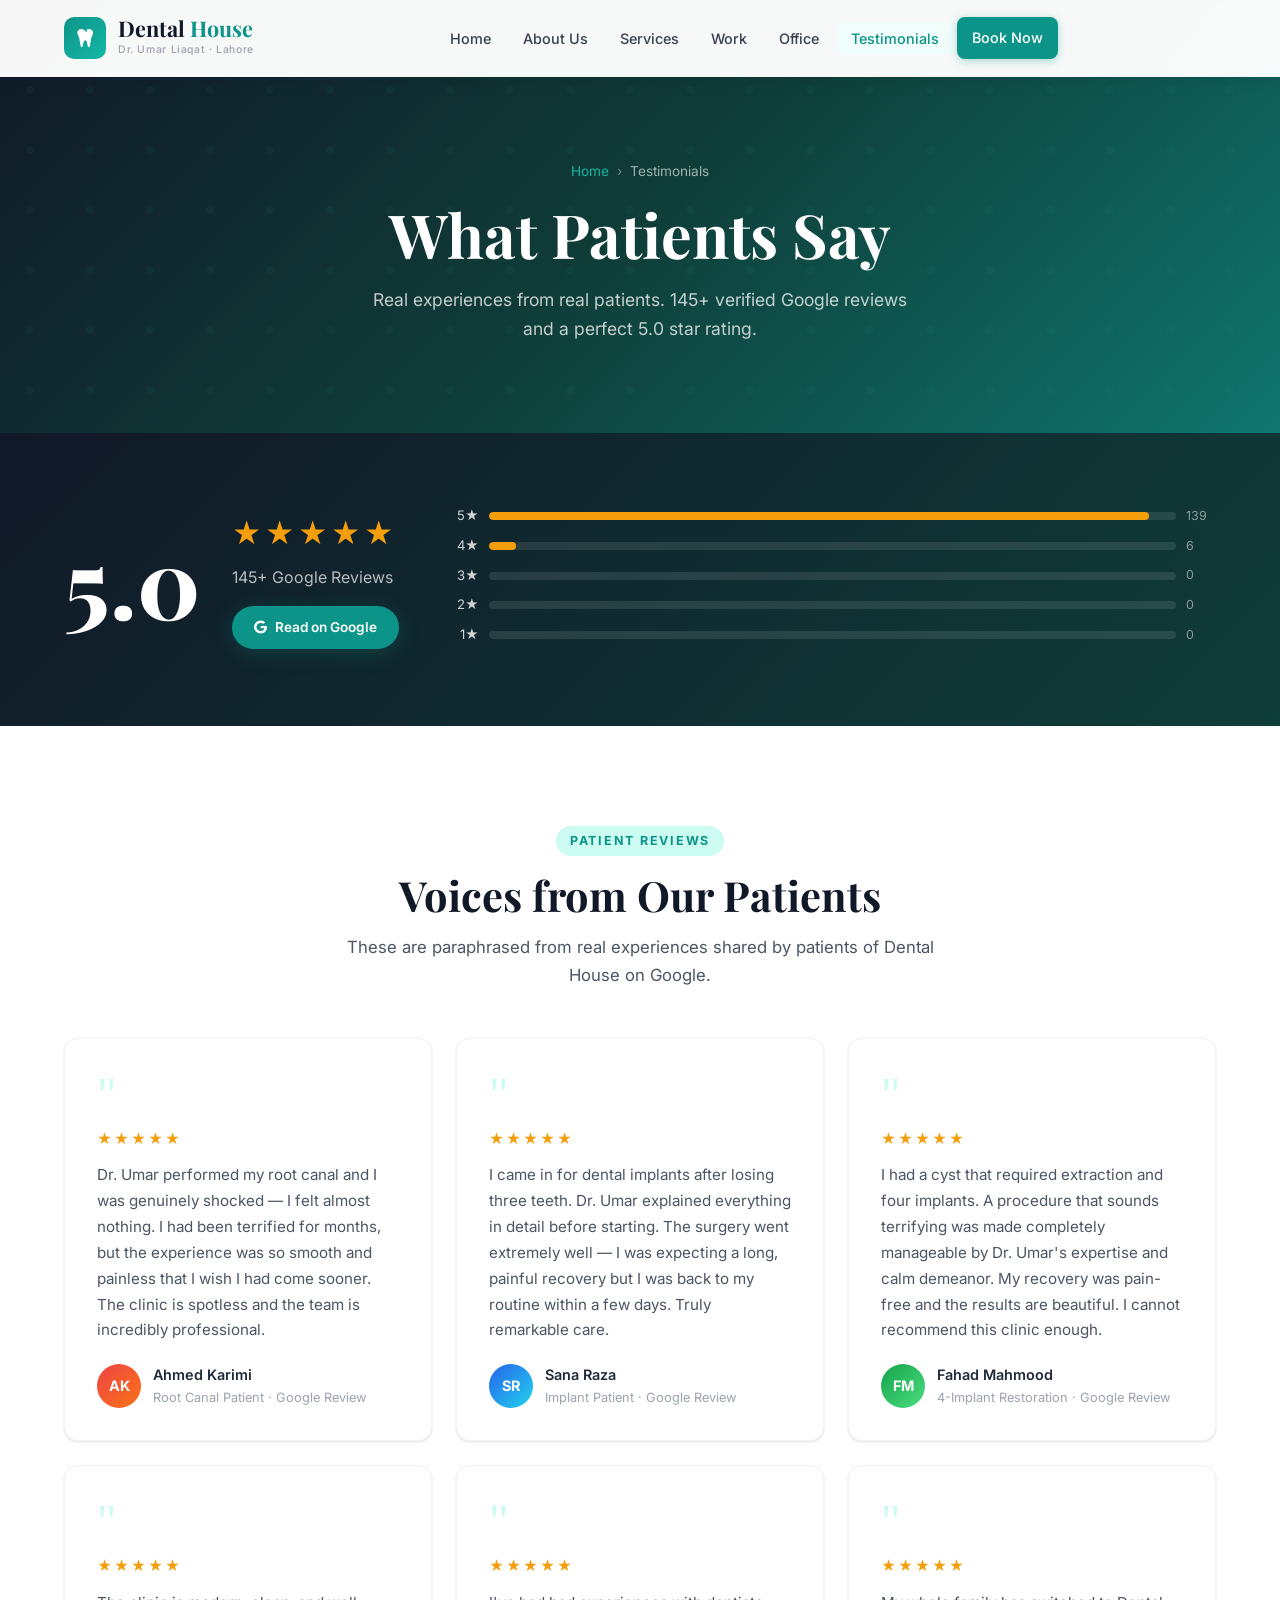
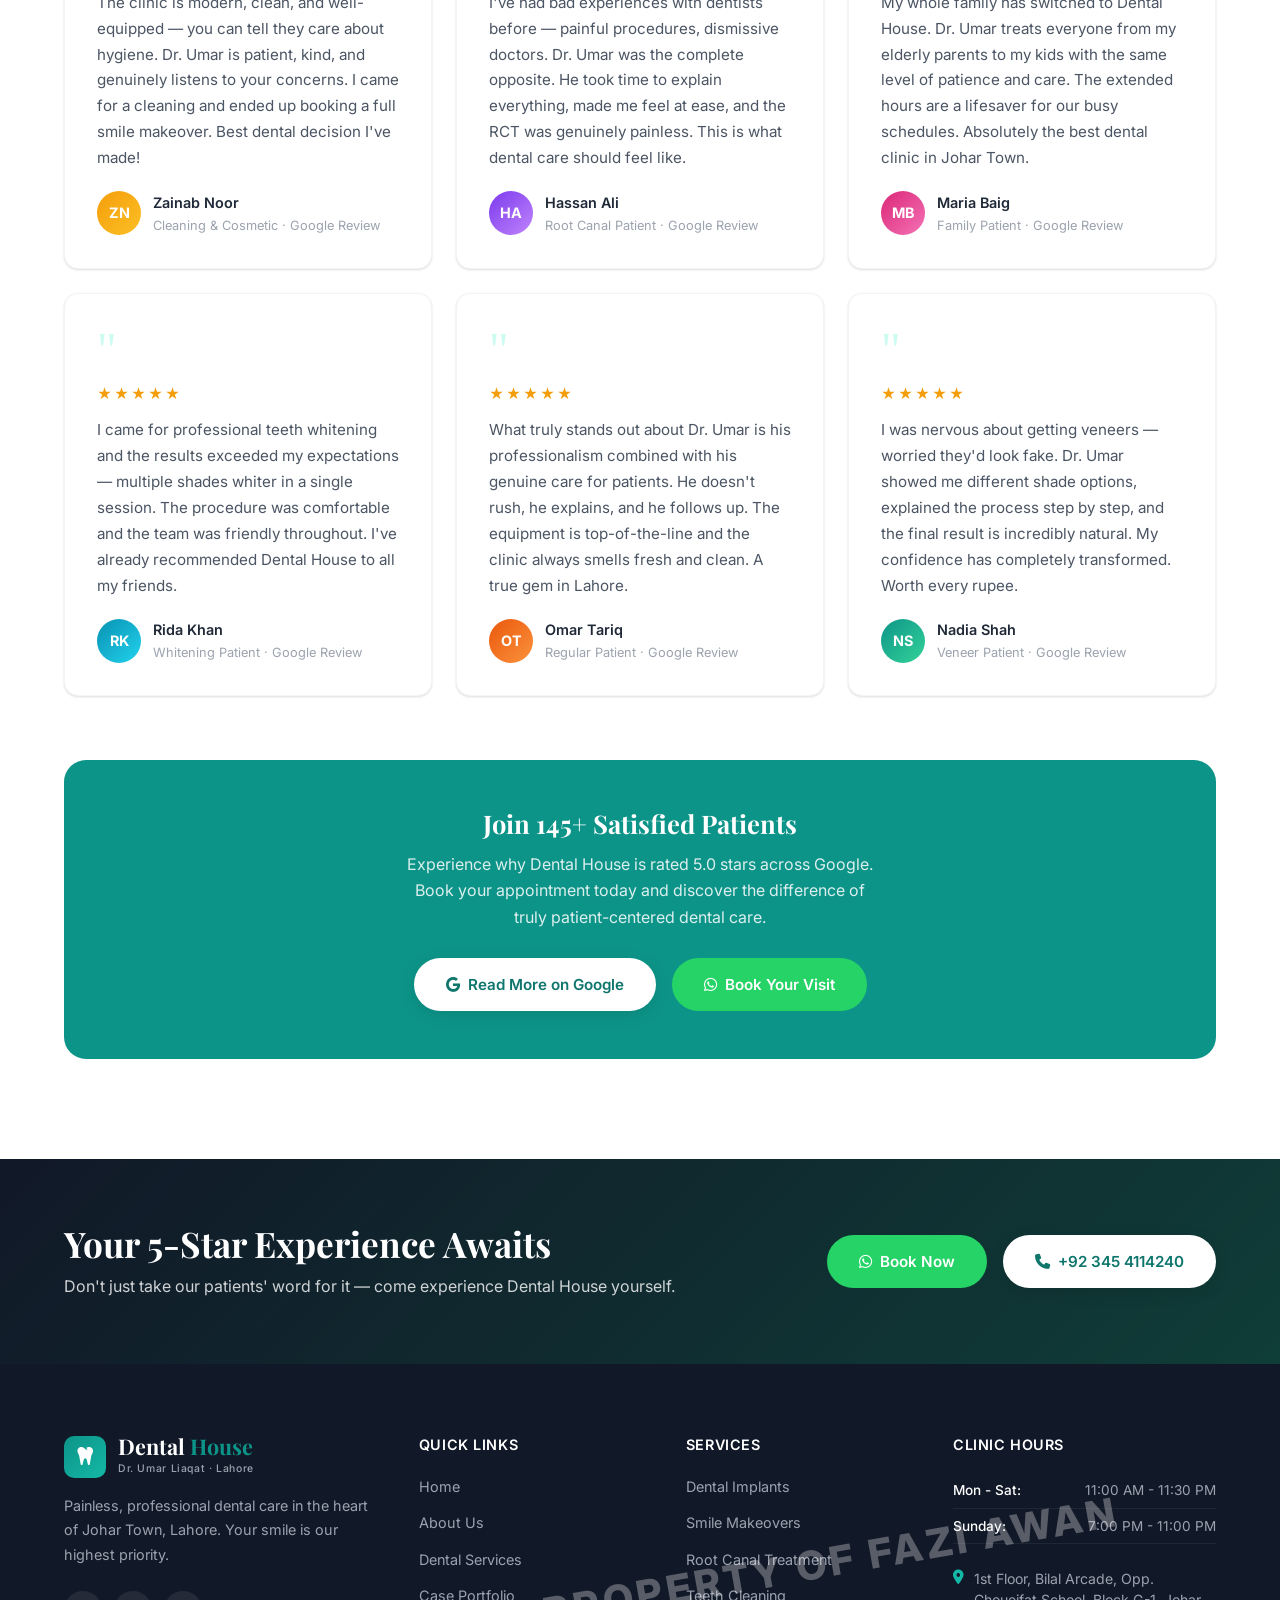
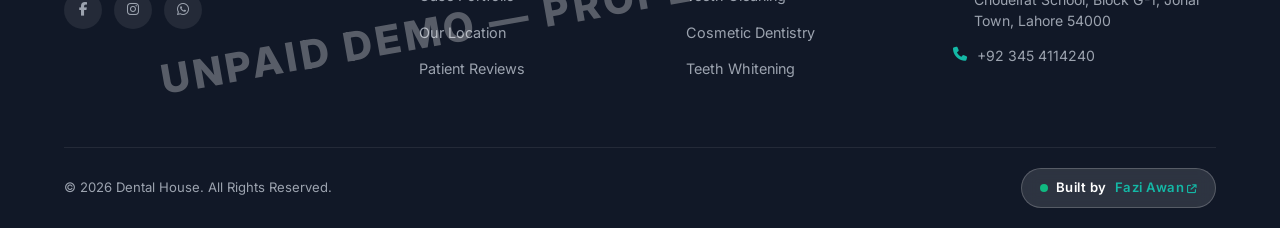
<file: testimonials.html>
<!DOCTYPE html>
<html lang="en">
<head>
  <meta charset="UTF-8" />
  <meta name="viewport" content="width=device-width, initial-scale=1.0" />
  <title>Patient Reviews — Dental House Lahore | 5-Star Dentist in Johar Town</title>
  <meta name="description" content="Read real patient reviews for Dental House and Dr. Umar Liaqat. 5.0★ rating on Google with 145+ verified reviews. Painless RCT, implants, and world-class care in Lahore." />
  <meta name="keywords" content="dental house reviews, Dr. Umar Liaqat reviews, best dentist Lahore reviews, 5 star dental clinic Lahore" />
  <link rel="preconnect" href="https://fonts.googleapis.com" />
  <link rel="preconnect" href="https://fonts.gstatic.com" crossorigin />
  <link href="https://fonts.googleapis.com/css2?family=Inter:wght@300;400;500;600;700;800&family=Playfair+Display:wght@400;600;700&display=swap" rel="stylesheet" />
  <link rel="stylesheet" href="style.css" />
  <link rel="stylesheet" href="https://cdnjs.cloudflare.com/ajax/libs/font-awesome/6.5.0/css/all.min.css" />
  <style>
    .rating-hero {
      background: linear-gradient(135deg, var(--gray-900), #0f3d38);
      padding: 72px 0;
    }
    .rating-hero-inner {
      display: flex;
      align-items: center;
      justify-content: space-between;
      gap: 48px;
      flex-wrap: wrap;
    }
    .big-rating {
      display: flex;
      align-items: center;
      gap: 32px;
    }
    .big-rating .score {
      font-size: 6rem;
      font-weight: 800;
      color: #fff;
      font-family: 'Playfair Display', serif;
      line-height: 1;
    }
    .big-rating .details .stars { font-size: 1.8rem; color: var(--gold); letter-spacing: 4px; }
    .big-rating .details .count { color: rgba(255,255,255,.7); font-size: 1rem; margin-top: 6px; }
    .rating-bars { flex: 1; min-width: 240px; }
    .rating-bar-row {
      display: flex;
      align-items: center;
      gap: 10px;
      margin-bottom: 8px;
    }
    .rating-bar-row .label { color: rgba(255,255,255,.8); font-size: .82rem; width: 32px; text-align: right; flex-shrink: 0; }
    .rating-bar-row .bar-track {
      flex: 1;
      height: 8px;
      background: rgba(255,255,255,.1);
      border-radius: 4px;
      overflow: hidden;
    }
    .rating-bar-row .bar-fill {
      height: 100%;
      background: var(--gold);
      border-radius: 4px;
      transition: width 1.5s ease;
    }
    .rating-bar-row .count { color: rgba(255,255,255,.5); font-size: .78rem; width: 30px; }

    .testimonials-grid {
      display: grid;
      grid-template-columns: repeat(auto-fill, minmax(330px, 1fr));
      gap: 24px;
    }

    .review-summary-card {
      background: var(--teal);
      border-radius: var(--radius-lg);
      padding: 48px;
      text-align: center;
      color: #fff;
      margin-top: 64px;
    }
    .review-summary-card h3 { color: #fff; margin-bottom: 12px; }
    .review-summary-card p { color: rgba(255,255,255,.85); margin-bottom: 28px; max-width: 480px; margin-left: auto; margin-right: auto; }
    .review-summary-card .btns { display: flex; gap: 16px; justify-content: center; flex-wrap: wrap; }

    @media (max-width: 600px) {
      .big-rating { flex-direction: column; gap: 16px; }
      .big-rating .score { font-size: 4rem; }
    }
  </style>
</head>
<body class="page-transition">

  <!-- HEADER -->
  <header class="site-header scrolled" id="site-header">
    <div class="container">
      <nav class="nav-inner">
        <a href="index.html" class="nav-logo">
          <div class="nav-logo-icon"><i class="fa-solid fa-tooth"></i></div>
          <div>
            <div class="nav-logo-text">Dental <span>House</span></div>
            <span class="nav-logo-sub">Dr. Umar Liaqat · Lahore</span>
          </div>
        </a>
        <ul class="nav-links">
          <li><a href="index.html">Home</a></li>
          <li><a href="about.html">About Us</a></li>
          <li><a href="services.html">Services</a></li>
          <li><a href="work.html">Work</a></li>
          <li><a href="office.html">Office</a></li>
          <li><a href="testimonials.html" class="active">Testimonials</a></li>
          <li><a href="https://wa.me/923454114240" target="_blank" class="nav-cta">Book Now</a></li>
        </ul>
        <button class="nav-toggle" id="nav-toggle" aria-label="Toggle menu">&#9776;</button>
      </nav>
    </div>
  </header>
  <div class="mobile-menu" id="mobile-menu">
    <a href="index.html">Home</a>
    <a href="about.html">About Us</a>
    <a href="services.html">Services</a>
    <a href="work.html">Work</a>
    <a href="office.html">Office</a>
    <a href="testimonials.html" class="active">Testimonials</a>
    <a href="https://wa.me/923454114240" target="_blank" class="nav-cta">Book Now on WhatsApp</a>
  </div>

  <!-- PAGE HERO -->
  <section class="page-hero">
    <div class="container">
      <div class="breadcrumb"><a href="index.html">Home</a> <span>›</span> Testimonials</div>
      <h1>What Patients Say</h1>
      <p>Real experiences from real patients. 145+ verified Google reviews and a perfect 5.0 star rating.</p>
    </div>
  </section>

  <!-- ——— RATING HERO STRIP ——— -->
  <section class="rating-hero">
    <div class="container">
      <div class="rating-hero-inner">
        <div class="big-rating fade-in-left">
          <div class="score" data-count="5.0" data-decimals="1">5.0</div>
          <div class="details">
            <div class="stars">★★★★★</div>
            <div class="count">145+ Google Reviews</div>
            <div style="margin-top:16px;">
              <a href="https://www.google.com/maps/search/Dental+House+Johar+Town+Lahore" target="_blank" class="btn btn-primary" style="padding:10px 22px;font-size:.85rem;" id="google-reviews-btn">
                <i class="fa-brands fa-google"></i> Read on Google
              </a>
            </div>
          </div>
        </div>
        <div class="rating-bars fade-in-right">
          <div class="rating-bar-row">
            <span class="label">5★</span>
            <div class="bar-track"><div class="bar-fill" style="width:96%;"></div></div>
            <span class="count">139</span>
          </div>
          <div class="rating-bar-row">
            <span class="label">4★</span>
            <div class="bar-track"><div class="bar-fill" style="width:4%;"></div></div>
            <span class="count">6</span>
          </div>
          <div class="rating-bar-row">
            <span class="label">3★</span>
            <div class="bar-track"><div class="bar-fill" style="width:0%;"></div></div>
            <span class="count">0</span>
          </div>
          <div class="rating-bar-row">
            <span class="label">2★</span>
            <div class="bar-track"><div class="bar-fill" style="width:0%;"></div></div>
            <span class="count">0</span>
          </div>
          <div class="rating-bar-row">
            <span class="label">1★</span>
            <div class="bar-track"><div class="bar-fill" style="width:0%;"></div></div>
            <span class="count">0</span>
          </div>
        </div>
      </div>
    </div>
  </section>

  <!-- ——— TESTIMONIALS GRID ——— -->
  <section class="section" id="reviews">
    <div class="container">
      <div class="text-center fade-in">
        <span class="section-label">Patient Reviews</span>
        <h2 class="section-title">Voices from Our Patients</h2>
        <p class="section-subtitle">These are paraphrased from real experiences shared by patients of Dental House on Google.</p>
      </div>

      <div class="testimonials-grid stagger">

        <div class="testimonial-card fade-in">
          <div class="quote-mark">"</div>
          <div class="stars" style="font-size:.9rem;margin-bottom:12px;">★★★★★</div>
          <p>Dr. Umar performed my root canal and I was genuinely shocked — I felt almost nothing. I had been terrified for months, but the experience was so smooth and painless that I wish I had come sooner. The clinic is spotless and the team is incredibly professional.</p>
          <div class="testimonial-author">
            <div class="testimonial-avatar">AK</div>
            <div>
              <div class="testimonial-name">Ahmed Karimi</div>
              <div class="testimonial-role">Root Canal Patient · Google Review</div>
            </div>
          </div>
        </div>

        <div class="testimonial-card fade-in">
          <div class="quote-mark">"</div>
          <div class="stars" style="font-size:.9rem;margin-bottom:12px;">★★★★★</div>
          <p>I came in for dental implants after losing three teeth. Dr. Umar explained everything in detail before starting. The surgery went extremely well — I was expecting a long, painful recovery but I was back to my routine within a few days. Truly remarkable care.</p>
          <div class="testimonial-author">
            <div class="testimonial-avatar">SR</div>
            <div>
              <div class="testimonial-name">Sana Raza</div>
              <div class="testimonial-role">Implant Patient · Google Review</div>
            </div>
          </div>
        </div>

        <div class="testimonial-card fade-in">
          <div class="quote-mark">"</div>
          <div class="stars" style="font-size:.9rem;margin-bottom:12px;">★★★★★</div>
          <p>I had a cyst that required extraction and four implants. A procedure that sounds terrifying was made completely manageable by Dr. Umar's expertise and calm demeanor. My recovery was pain-free and the results are beautiful. I cannot recommend this clinic enough.</p>
          <div class="testimonial-author">
            <div class="testimonial-avatar">FM</div>
            <div>
              <div class="testimonial-name">Fahad Mahmood</div>
              <div class="testimonial-role">4-Implant Restoration · Google Review</div>
            </div>
          </div>
        </div>

        <div class="testimonial-card fade-in">
          <div class="quote-mark">"</div>
          <div class="stars" style="font-size:.9rem;margin-bottom:12px;">★★★★★</div>
          <p>The clinic is modern, clean, and well-equipped — you can tell they care about hygiene. Dr. Umar is patient, kind, and genuinely listens to your concerns. I came for a cleaning and ended up booking a full smile makeover. Best dental decision I've made!</p>
          <div class="testimonial-author">
            <div class="testimonial-avatar">ZN</div>
            <div>
              <div class="testimonial-name">Zainab Noor</div>
              <div class="testimonial-role">Cleaning & Cosmetic · Google Review</div>
            </div>
          </div>
        </div>

        <div class="testimonial-card fade-in">
          <div class="quote-mark">"</div>
          <div class="stars" style="font-size:.9rem;margin-bottom:12px;">★★★★★</div>
          <p>I've had bad experiences with dentists before — painful procedures, dismissive doctors. Dr. Umar was the complete opposite. He took time to explain everything, made me feel at ease, and the RCT was genuinely painless. This is what dental care should feel like.</p>
          <div class="testimonial-author">
            <div class="testimonial-avatar">HA</div>
            <div>
              <div class="testimonial-name">Hassan Ali</div>
              <div class="testimonial-role">Root Canal Patient · Google Review</div>
            </div>
          </div>
        </div>

        <div class="testimonial-card fade-in">
          <div class="quote-mark">"</div>
          <div class="stars" style="font-size:.9rem;margin-bottom:12px;">★★★★★</div>
          <p>My whole family has switched to Dental House. Dr. Umar treats everyone from my elderly parents to my kids with the same level of patience and care. The extended hours are a lifesaver for our busy schedules. Absolutely the best dental clinic in Johar Town.</p>
          <div class="testimonial-author">
            <div class="testimonial-avatar">MB</div>
            <div>
              <div class="testimonial-name">Maria Baig</div>
              <div class="testimonial-role">Family Patient · Google Review</div>
            </div>
          </div>
        </div>

        <div class="testimonial-card fade-in">
          <div class="quote-mark">"</div>
          <div class="stars" style="font-size:.9rem;margin-bottom:12px;">★★★★★</div>
          <p>I came for professional teeth whitening and the results exceeded my expectations — multiple shades whiter in a single session. The procedure was comfortable and the team was friendly throughout. I've already recommended Dental House to all my friends.</p>
          <div class="testimonial-author">
            <div class="testimonial-avatar">RK</div>
            <div>
              <div class="testimonial-name">Rida Khan</div>
              <div class="testimonial-role">Whitening Patient · Google Review</div>
            </div>
          </div>
        </div>

        <div class="testimonial-card fade-in">
          <div class="quote-mark">"</div>
          <div class="stars" style="font-size:.9rem;margin-bottom:12px;">★★★★★</div>
          <p>What truly stands out about Dr. Umar is his professionalism combined with his genuine care for patients. He doesn't rush, he explains, and he follows up. The equipment is top-of-the-line and the clinic always smells fresh and clean. A true gem in Lahore.</p>
          <div class="testimonial-author">
            <div class="testimonial-avatar">OT</div>
            <div>
              <div class="testimonial-name">Omar Tariq</div>
              <div class="testimonial-role">Regular Patient · Google Review</div>
            </div>
          </div>
        </div>

        <div class="testimonial-card fade-in">
          <div class="quote-mark">"</div>
          <div class="stars" style="font-size:.9rem;margin-bottom:12px;">★★★★★</div>
          <p>I was nervous about getting veneers — worried they'd look fake. Dr. Umar showed me different shade options, explained the process step by step, and the final result is incredibly natural. My confidence has completely transformed. Worth every rupee.</p>
          <div class="testimonial-author">
            <div class="testimonial-avatar">NS</div>
            <div>
              <div class="testimonial-name">Nadia Shah</div>
              <div class="testimonial-role">Veneer Patient · Google Review</div>
            </div>
          </div>
        </div>

      </div>

      <!-- Summary + CTA Card -->
      <div class="review-summary-card fade-in">
        <h3>Join 145+ Satisfied Patients</h3>
        <p>Experience why Dental House is rated 5.0 stars across Google. Book your appointment today and discover the difference of truly patient-centered dental care.</p>
        <div class="btns">
          <a href="https://www.google.com/maps/search/Dental+House+Johar+Town+Lahore" target="_blank" class="btn btn-white" id="testi-google-btn">
            <i class="fa-brands fa-google"></i> Read More on Google
          </a>
          <a href="https://wa.me/923454114240" target="_blank" class="btn btn-whatsapp" id="testi-book-btn">
            <i class="fa-brands fa-whatsapp"></i> Book Your Visit
          </a>
        </div>
      </div>

    </div>
  </section>

  <!-- CONTACT STRIP -->
  <section class="contact-strip" style="background:linear-gradient(135deg,var(--gray-900),#0f3d38);">
    <div class="container">
      <div class="contact-strip-inner">
        <div>
          <h2 style="font-size:clamp(1.6rem,3vw,2.2rem);">Your 5-Star Experience Awaits</h2>
          <p>Don't just take our patients' word for it — come experience Dental House yourself.</p>
        </div>
        <div class="contact-strip-btns">
          <a href="https://wa.me/923454114240" target="_blank" class="btn btn-whatsapp" id="testi-strip-wa">
            <i class="fa-brands fa-whatsapp"></i> Book Now
          </a>
          <a href="tel:+923454114240" class="btn btn-white" id="testi-strip-call">
            <i class="fa-solid fa-phone"></i> +92 345 4114240
          </a>
        </div>
      </div>
    </div>
  </section>

  <!-- FOOTER -->
  <footer class="site-footer">
    <div class="container">
      <div class="footer-grid">
        <div class="footer-brand">
          <a href="index.html" class="nav-logo">
            <div class="nav-logo-icon"><i class="fa-solid fa-tooth"></i></div>
            <div>
              <div class="nav-logo-text">Dental <span>House</span></div>
              <span class="nav-logo-sub">Dr. Umar Liaqat · Lahore</span>
            </div>
          </a>
          <p>Painless, professional dental care in the heart of Johar Town, Lahore. Your smile is our highest priority.</p>
          <div class="footer-social">
            <a href="https://facebook.com" target="_blank" aria-label="Facebook"><i class="fa-brands fa-facebook-f"></i></a>
            <a href="https://instagram.com" target="_blank" aria-label="Instagram"><i class="fa-brands fa-instagram"></i></a>
            <a href="https://wa.me/923454114240" target="_blank" aria-label="WhatsApp"><i class="fa-brands fa-whatsapp"></i></a>
          </div>
        </div>

        <div class="footer-col">
          <h4>Quick Links</h4>
          <ul>
            <li><a href="index.html">Home</a></li>
            <li><a href="about.html">About Us</a></li>
            <li><a href="services.html">Dental Services</a></li>
            <li><a href="work.html">Case Portfolio</a></li>
            <li><a href="office.html">Our Location</a></li>
            <li><a href="testimonials.html">Patient Reviews</a></li>
          </ul>
        </div>

        <div class="footer-col">
          <h4>Services</h4>
          <ul>
            <li><a href="services.html">Dental Implants</a></li>
            <li><a href="services.html">Smile Makeovers</a></li>
            <li><a href="services.html">Root Canal Treatment</a></li>
            <li><a href="services.html">Teeth Cleaning</a></li>
            <li><a href="services.html">Cosmetic Dentistry</a></li>
            <li><a href="services.html">Teeth Whitening</a></li>
          </ul>
        </div>

        <div class="footer-col">
          <h4>Clinic Hours</h4>
          <div class="footer-hours-row"><span>Mon - Sat:</span> <span>11:00 AM - 11:30 PM</span></div>
          <div class="footer-hours-row"><span>Sunday:</span> <span>7:00 PM - 11:00 PM</span></div>

          <div style="margin-top: 24px;">
            <div class="footer-contact-item">
              <i class="fa-solid fa-location-dot icon"></i>
              <span>1st Floor, Bilal Arcade, Opp. Choueifat School, Block G-1, Johar Town, Lahore 54000</span>
            </div>
            <div class="footer-contact-item">
              <i class="fa-solid fa-phone icon"></i>
              <span>+92 345 4114240</span>
            </div>
          </div>
        </div>
      </div>

      <div class="footer-bottom footer-bottom-split">
        <div>© 2026 Dental House. All Rights Reserved.</div>
        <p class="footer-credit"><span class="dot"></span> Built by <a href="https://fazi-awan-portfolio.vercel.app/" target="_blank" rel="noopener">Fazi Awan <i class="fa-solid fa-arrow-up-right-from-square"></i></a></p>
      </div>
    </div>
  </footer>

  <script src="shared.js"></script>
</body>
</html>
</file>
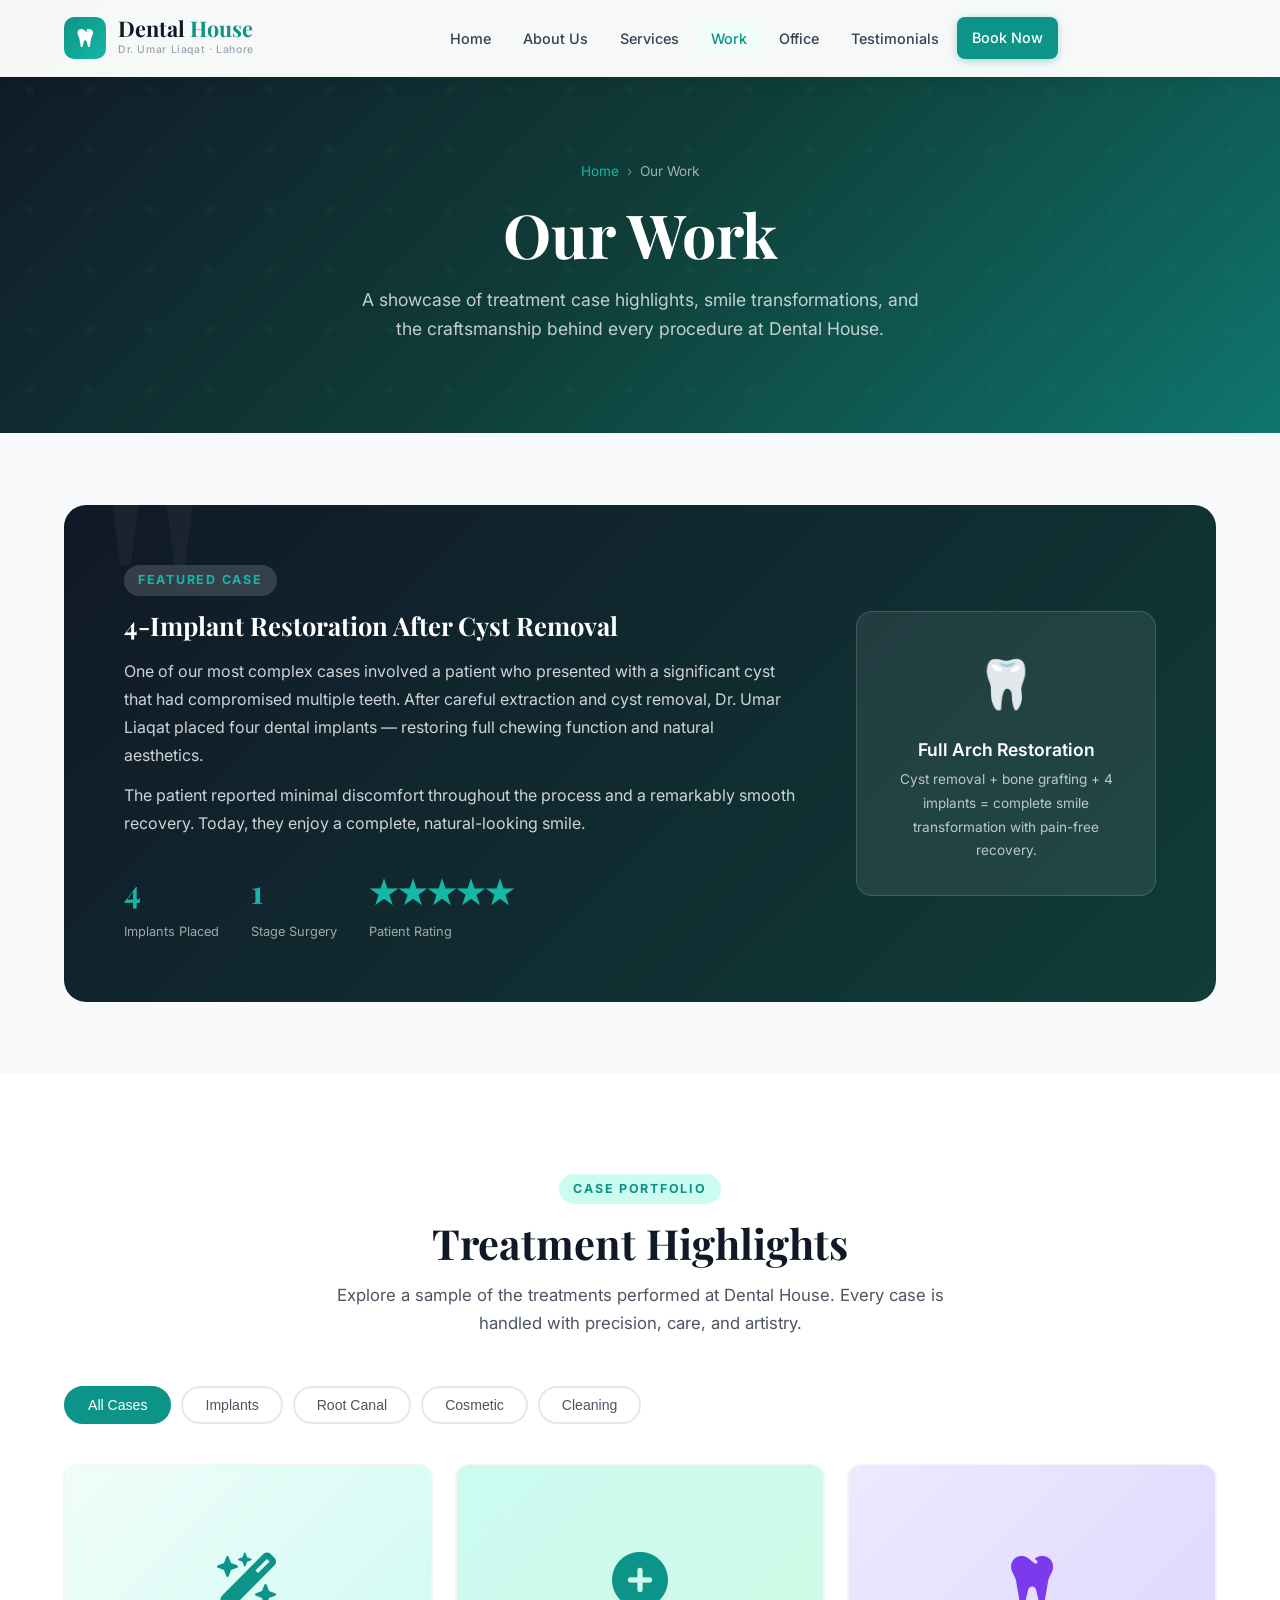
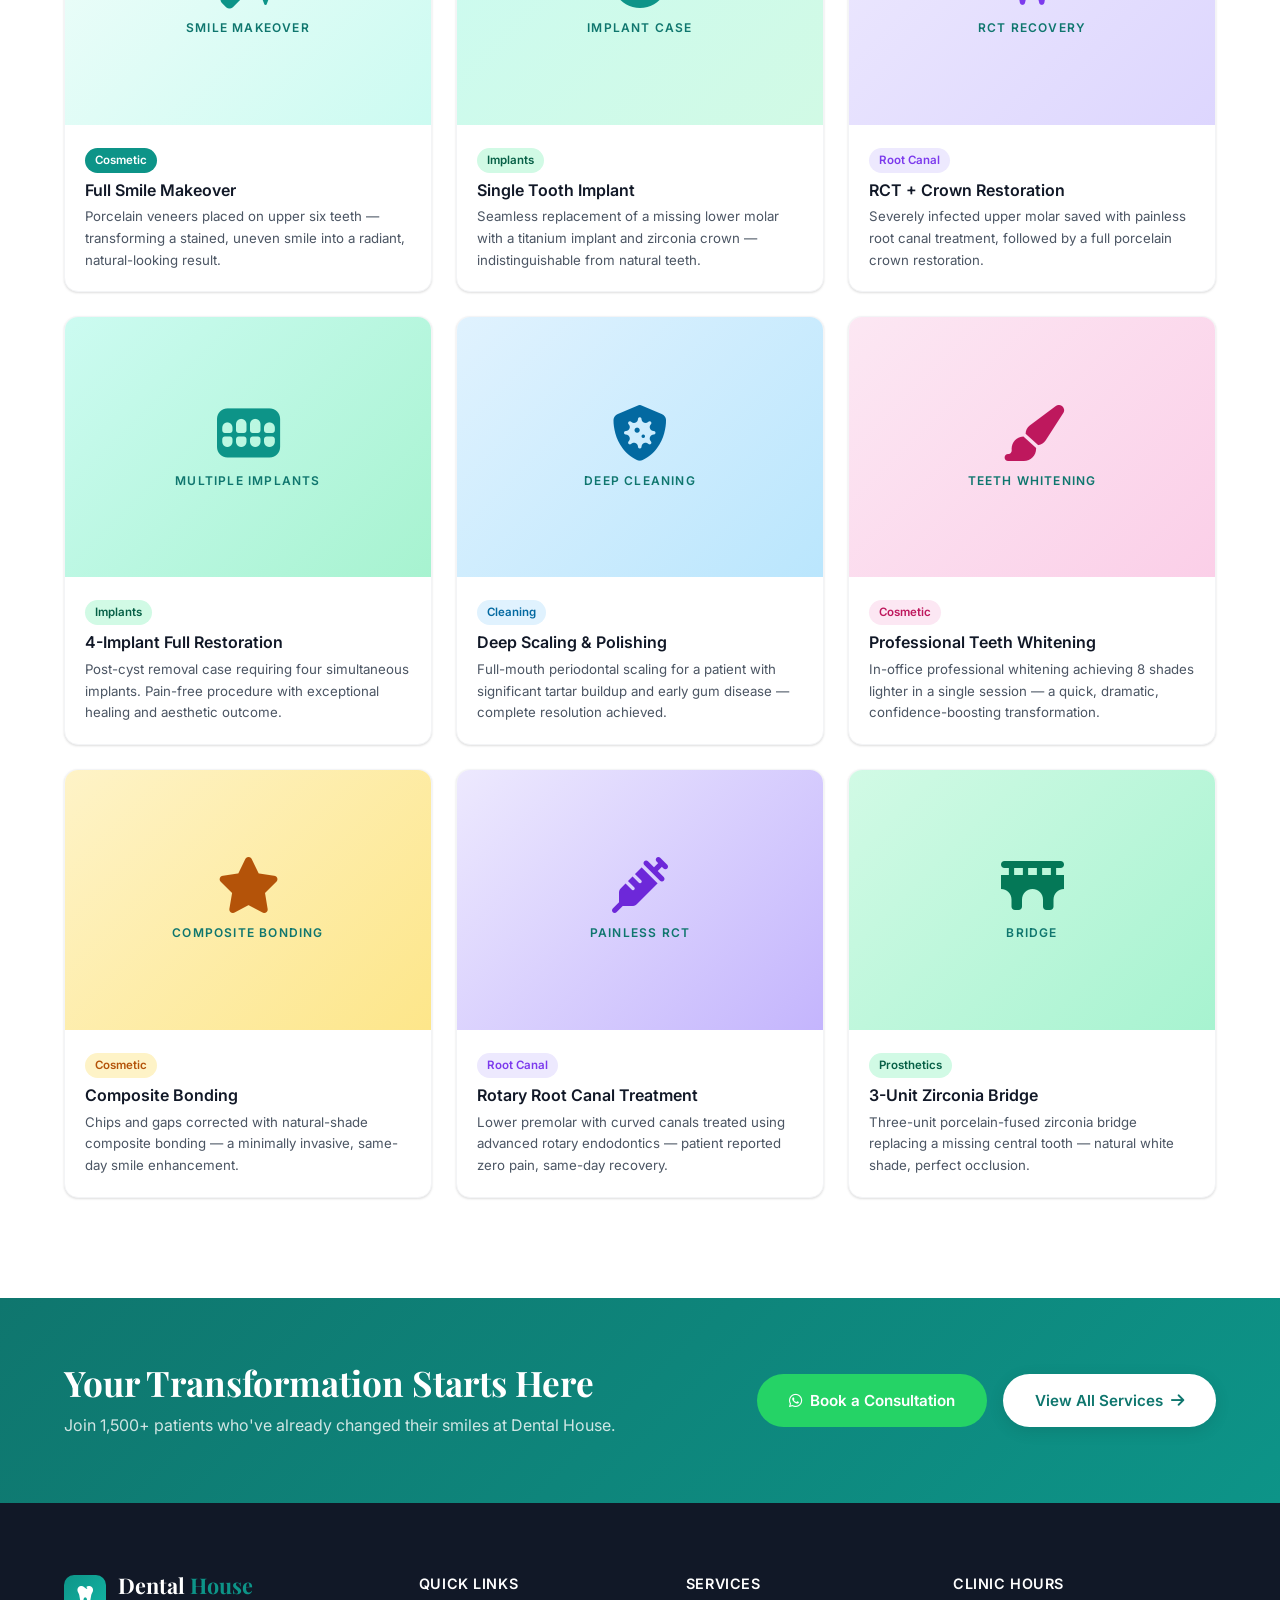
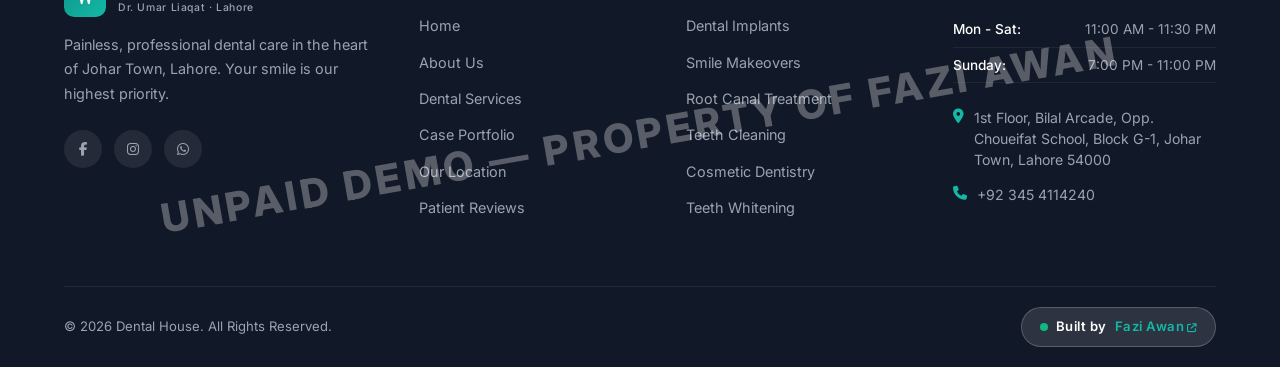
<file: work.html>
<!DOCTYPE html>
<html lang="en">
<head>
  <meta charset="UTF-8" />
  <meta name="viewport" content="width=device-width, initial-scale=1.0" />
  <title>Our Work — Dental Case Highlights & Smile Transformations | Dental House Lahore</title>
  <meta name="description" content="Browse Dental House's portfolio of smile makeovers, implant cases, RCT recoveries, and cosmetic dentistry results. Real treatments, real smiles, Lahore." />
  <meta name="keywords" content="dental work Lahore, smile makeover Lahore, dental implant results, before after dental, cosmetic dentistry portfolio" />
  <link rel="preconnect" href="https://fonts.googleapis.com" />
  <link rel="preconnect" href="https://fonts.gstatic.com" crossorigin />
  <link href="https://fonts.googleapis.com/css2?family=Inter:wght@300;400;500;600;700;800&family=Playfair+Display:wght@400;600;700&display=swap" rel="stylesheet" />
  <link rel="stylesheet" href="style.css" />
  <link rel="stylesheet" href="https://cdnjs.cloudflare.com/ajax/libs/font-awesome/6.5.0/css/all.min.css" />
  <style>
    .work-grid {
      display: grid;
      grid-template-columns: repeat(auto-fill, minmax(320px, 1fr));
      gap: 24px;
    }
    .work-placeholder {
      width: 100%; height: 260px;
      display: flex;
      flex-direction: column;
      align-items: center;
      justify-content: center;
      font-size: 3.5rem;
      background: linear-gradient(135deg, var(--teal-bg), var(--teal-pale));
      color: var(--teal);
      transition: transform .5s ease;
    }
    .work-placeholder span {
      font-size: .75rem;
      font-weight: 600;
      letter-spacing: .1em;
      text-transform: uppercase;
      color: var(--teal-dark);
      margin-top: 10px;
    }

    .work-card-styled {
      background: #fff;
      border-radius: var(--radius);
      overflow: hidden;
      box-shadow: var(--shadow-sm);
      border: 1px solid var(--gray-100);
      transition: transform var(--transition), box-shadow var(--transition);
      cursor: pointer;
    }
    .work-card-styled:hover {
      transform: translateY(-8px);
      box-shadow: var(--shadow-lg);
    }
    .work-card-styled:hover .work-placeholder { transform: scale(1.04); }

    .work-card-info { padding: 20px; }
    .work-card-info .work-tag { margin-bottom: 8px; }
    .work-card-info h4 { margin-bottom: 6px; font-size: 1rem; }
    .work-card-info p { font-size: .83rem; margin: 0; }

    .case-highlight {
      background: linear-gradient(135deg, var(--gray-900), #0f3d38);
      border-radius: var(--radius-lg);
      padding: 60px;
      color: #fff;
      position: relative;
      overflow: hidden;
    }
    .case-highlight::before {
      content: '"';
      font-family: Georgia, serif;
      font-size: 18rem;
      color: rgba(255,255,255,.04);
      position: absolute;
      top: -60px; left: 30px;
      line-height: 1;
    }
    .case-highlight-grid {
      display: grid;
      grid-template-columns: 1fr 300px;
      gap: 60px;
      align-items: center;
    }
    .case-highlight h3 { color: #fff; font-size: 1.6rem; margin-bottom: 16px; }
    .case-highlight p { color: rgba(255,255,255,.8); margin-bottom: 12px; line-height: 1.75; }
    .case-stats { display: flex; gap: 32px; margin-top: 28px; }
    .case-stat .n { font-size: 2rem; font-weight: 700; font-family: 'Playfair Display', serif; color: var(--teal-light); }
    .case-stat .l { font-size: .8rem; color: rgba(255,255,255,.6); margin-top: 3px; }

    .case-highlight-card {
      background: rgba(255,255,255,.08);
      border: 1px solid rgba(255,255,255,.15);
      border-radius: 16px;
      padding: 32px;
      text-align: center;
    }
    .case-highlight-card .icon { font-size: 3rem; margin-bottom: 16px; }
    .case-highlight-card h4 { color: #fff; margin-bottom: 8px; }
    .case-highlight-card p { color: rgba(255,255,255,.7); font-size: .85rem; margin: 0; }

    @media (max-width: 768px) {
      .case-highlight { padding: 36px 24px; }
      .case-highlight-grid { grid-template-columns: 1fr; gap: 32px; }
      .case-stats { gap: 24px; }
    }
  </style>
</head>
<body class="page-transition">

  <!-- HEADER -->
  <header class="site-header scrolled" id="site-header">
    <div class="container">
      <nav class="nav-inner">
        <a href="index.html" class="nav-logo">
          <div class="nav-logo-icon"><i class="fa-solid fa-tooth"></i></div>
          <div>
            <div class="nav-logo-text">Dental <span>House</span></div>
            <span class="nav-logo-sub">Dr. Umar Liaqat · Lahore</span>
          </div>
        </a>
        <ul class="nav-links">
          <li><a href="index.html">Home</a></li>
          <li><a href="about.html">About Us</a></li>
          <li><a href="services.html">Services</a></li>
          <li><a href="work.html" class="active">Work</a></li>
          <li><a href="office.html">Office</a></li>
          <li><a href="testimonials.html">Testimonials</a></li>
          <li><a href="https://wa.me/923454114240" target="_blank" class="nav-cta">Book Now</a></li>
        </ul>
        <button class="nav-toggle" id="nav-toggle" aria-label="Toggle menu">&#9776;</button>
      </nav>
    </div>
  </header>
  <div class="mobile-menu" id="mobile-menu">
    <a href="index.html">Home</a>
    <a href="about.html">About Us</a>
    <a href="services.html">Services</a>
    <a href="work.html" class="active">Work</a>
    <a href="office.html">Office</a>
    <a href="testimonials.html">Testimonials</a>
    <a href="https://wa.me/923454114240" target="_blank" class="nav-cta">Book Now on WhatsApp</a>
  </div>

  <!-- PAGE HERO -->
  <section class="page-hero">
    <div class="container">
      <div class="breadcrumb"><a href="index.html">Home</a> <span>›</span> Our Work</div>
      <h1>Our Work</h1>
      <p>A showcase of treatment case highlights, smile transformations, and the craftsmanship behind every procedure at Dental House.</p>
    </div>
  </section>

  <!-- ——— CASE HIGHLIGHT ——— -->
  <section class="section section-alt" style="padding:72px 0;">
    <div class="container">
      <div class="case-highlight fade-in">
        <div class="case-highlight-grid">
          <div>
            <span class="section-label" style="background:rgba(255,255,255,.15);color:var(--teal-light);">Featured Case</span>
            <h3>4-Implant Restoration After Cyst Removal</h3>
            <p>One of our most complex cases involved a patient who presented with a significant cyst that had compromised multiple teeth. After careful extraction and cyst removal, Dr. Umar Liaqat placed four dental implants — restoring full chewing function and natural aesthetics.</p>
            <p>The patient reported minimal discomfort throughout the process and a remarkably smooth recovery. Today, they enjoy a complete, natural-looking smile.</p>
            <div class="case-stats">
              <div class="case-stat">
                <div class="n">4</div>
                <div class="l">Implants Placed</div>
              </div>
              <div class="case-stat">
                <div class="n">1</div>
                <div class="l">Stage Surgery</div>
              </div>
              <div class="case-stat">
                <div class="n">★★★★★</div>
                <div class="l">Patient Rating</div>
              </div>
            </div>
          </div>
          <div class="case-highlight-card">
            <div class="icon">🦷</div>
            <h4>Full Arch Restoration</h4>
            <p>Cyst removal + bone grafting + 4 implants = complete smile transformation with pain-free recovery.</p>
          </div>
        </div>
      </div>
    </div>
  </section>

  <!-- ——— PORTFOLIO GRID ——— -->
  <section class="section" id="portfolio">
    <div class="container">
      <div class="text-center fade-in">
        <span class="section-label">Case Portfolio</span>
        <h2 class="section-title">Treatment Highlights</h2>
        <p class="section-subtitle">Explore a sample of the treatments performed at Dental House. Every case is handled with precision, care, and artistry.</p>
      </div>

      <!-- Filter Tabs -->
      <div class="filter-tabs fade-in">
        <button class="filter-tab active" data-cat="all">All Cases</button>
        <button class="filter-tab" data-cat="implant">Implants</button>
        <button class="filter-tab" data-cat="rct">Root Canal</button>
        <button class="filter-tab" data-cat="cosmetic">Cosmetic</button>
        <button class="filter-tab" data-cat="cleaning">Cleaning</button>
      </div>

      <div class="work-grid stagger">

        <div class="work-card-styled fade-in" data-cat="cosmetic">
          <div style="overflow:hidden;">
            <div class="work-placeholder"><i class="fa-solid fa-wand-magic-sparkles"></i><span>Smile Makeover</span></div>
          </div>
          <div class="work-card-info">
            <div class="work-tag">Cosmetic</div>
            <h4>Full Smile Makeover</h4>
            <p>Porcelain veneers placed on upper six teeth — transforming a stained, uneven smile into a radiant, natural-looking result.</p>
          </div>
        </div>

        <div class="work-card-styled fade-in" data-cat="implant">
          <div style="overflow:hidden;">
            <div class="work-placeholder" style="background:linear-gradient(135deg,#ccfbf1,#d1fae5);"><i class="fa-solid fa-circle-plus"></i><span>Implant Case</span></div>
          </div>
          <div class="work-card-info">
            <div class="work-tag" style="background:#d1fae5;color:#065f46;">Implants</div>
            <h4>Single Tooth Implant</h4>
            <p>Seamless replacement of a missing lower molar with a titanium implant and zirconia crown — indistinguishable from natural teeth.</p>
          </div>
        </div>

        <div class="work-card-styled fade-in" data-cat="rct">
          <div style="overflow:hidden;">
            <div class="work-placeholder" style="background:linear-gradient(135deg,#ede9fe,#ddd6fe);color:#7c3aed;"><i class="fa-solid fa-tooth"></i><span>RCT Recovery</span></div>
          </div>
          <div class="work-card-info">
            <div class="work-tag" style="background:#ede9fe;color:#7c3aed;">Root Canal</div>
            <h4>RCT + Crown Restoration</h4>
            <p>Severely infected upper molar saved with painless root canal treatment, followed by a full porcelain crown restoration.</p>
          </div>
        </div>

        <div class="work-card-styled fade-in" data-cat="implant">
          <div style="overflow:hidden;">
            <div class="work-placeholder" style="background:linear-gradient(135deg,#ccfbf1,#a7f3d0);"><i class="fa-solid fa-teeth"></i><span>Multiple Implants</span></div>
          </div>
          <div class="work-card-info">
            <div class="work-tag" style="background:#d1fae5;color:#065f46;">Implants</div>
            <h4>4-Implant Full Restoration</h4>
            <p>Post-cyst removal case requiring four simultaneous implants. Pain-free procedure with exceptional healing and aesthetic outcome.</p>
          </div>
        </div>

        <div class="work-card-styled fade-in" data-cat="cleaning">
          <div style="overflow:hidden;">
            <div class="work-placeholder" style="background:linear-gradient(135deg,#e0f2fe,#bae6fd);color:#0369a1;"><i class="fa-solid fa-shield-virus"></i><span>Deep Cleaning</span></div>
          </div>
          <div class="work-card-info">
            <div class="work-tag" style="background:#e0f2fe;color:#0369a1;">Cleaning</div>
            <h4>Deep Scaling & Polishing</h4>
            <p>Full-mouth periodontal scaling for a patient with significant tartar buildup and early gum disease — complete resolution achieved.</p>
          </div>
        </div>

        <div class="work-card-styled fade-in" data-cat="cosmetic">
          <div style="overflow:hidden;">
            <div class="work-placeholder" style="background:linear-gradient(135deg,#fce7f3,#fbcfe8);color:#be185d;"><i class="fa-solid fa-paintbrush"></i><span>Teeth Whitening</span></div>
          </div>
          <div class="work-card-info">
            <div class="work-tag" style="background:#fce7f3;color:#be185d;">Cosmetic</div>
            <h4>Professional Teeth Whitening</h4>
            <p>In-office professional whitening achieving 8 shades lighter in a single session — a quick, dramatic, confidence-boosting transformation.</p>
          </div>
        </div>

        <div class="work-card-styled fade-in" data-cat="cosmetic">
          <div style="overflow:hidden;">
            <div class="work-placeholder" style="background:linear-gradient(135deg,#fef3c7,#fde68a);color:#b45309;"><i class="fa-solid fa-star"></i><span>Composite Bonding</span></div>
          </div>
          <div class="work-card-info">
            <div class="work-tag" style="background:#fef3c7;color:#b45309;">Cosmetic</div>
            <h4>Composite Bonding</h4>
            <p>Chips and gaps corrected with natural-shade composite bonding — a minimally invasive, same-day smile enhancement.</p>
          </div>
        </div>

        <div class="work-card-styled fade-in" data-cat="rct">
          <div style="overflow:hidden;">
            <div class="work-placeholder" style="background:linear-gradient(135deg,#ede9fe,#c4b5fd);color:#6d28d9;"><i class="fa-solid fa-syringe"></i><span>Painless RCT</span></div>
          </div>
          <div class="work-card-info">
            <div class="work-tag" style="background:#ede9fe;color:#7c3aed;">Root Canal</div>
            <h4>Rotary Root Canal Treatment</h4>
            <p>Lower premolar with curved canals treated using advanced rotary endodontics — patient reported zero pain, same-day recovery.</p>
          </div>
        </div>

        <div class="work-card-styled fade-in" data-cat="implant">
          <div style="overflow:hidden;">
            <div class="work-placeholder" style="background:linear-gradient(135deg,#d1fae5,#a7f3d0);color:#047857;"><i class="fa-solid fa-bridge"></i><span>Bridge</span></div>
          </div>
          <div class="work-card-info">
            <div class="work-tag" style="background:#d1fae5;color:#065f46;">Prosthetics</div>
            <h4>3-Unit Zirconia Bridge</h4>
            <p>Three-unit porcelain-fused zirconia bridge replacing a missing central tooth — natural white shade, perfect occlusion.</p>
          </div>
        </div>

      </div>
    </div>
  </section>

  <!-- CONTACT STRIP -->
  <section class="contact-strip">
    <div class="container">
      <div class="contact-strip-inner">
        <div>
          <h2 style="font-size:clamp(1.6rem,3vw,2.2rem);">Your Transformation Starts Here</h2>
          <p>Join 1,500+ patients who've already changed their smiles at Dental House.</p>
        </div>
        <div class="contact-strip-btns">
          <a href="https://wa.me/923454114240" target="_blank" class="btn btn-whatsapp" id="work-wa-btn">
            <i class="fa-brands fa-whatsapp"></i> Book a Consultation
          </a>
          <a href="services.html" class="btn btn-white" id="work-services-btn">
            View All Services <i class="fa-solid fa-arrow-right"></i>
          </a>
        </div>
      </div>
    </div>
  </section>

  <!-- FOOTER -->
  <footer class="site-footer">
    <div class="container">
      <div class="footer-grid">
        <div class="footer-brand">
          <a href="index.html" class="nav-logo">
            <div class="nav-logo-icon"><i class="fa-solid fa-tooth"></i></div>
            <div>
              <div class="nav-logo-text">Dental <span>House</span></div>
              <span class="nav-logo-sub">Dr. Umar Liaqat · Lahore</span>
            </div>
          </a>
          <p>Painless, professional dental care in the heart of Johar Town, Lahore. Your smile is our highest priority.</p>
          <div class="footer-social">
            <a href="https://facebook.com" target="_blank" aria-label="Facebook"><i class="fa-brands fa-facebook-f"></i></a>
            <a href="https://instagram.com" target="_blank" aria-label="Instagram"><i class="fa-brands fa-instagram"></i></a>
            <a href="https://wa.me/923454114240" target="_blank" aria-label="WhatsApp"><i class="fa-brands fa-whatsapp"></i></a>
          </div>
        </div>

        <div class="footer-col">
          <h4>Quick Links</h4>
          <ul>
            <li><a href="index.html">Home</a></li>
            <li><a href="about.html">About Us</a></li>
            <li><a href="services.html">Dental Services</a></li>
            <li><a href="work.html">Case Portfolio</a></li>
            <li><a href="office.html">Our Location</a></li>
            <li><a href="testimonials.html">Patient Reviews</a></li>
          </ul>
        </div>

        <div class="footer-col">
          <h4>Services</h4>
          <ul>
            <li><a href="services.html">Dental Implants</a></li>
            <li><a href="services.html">Smile Makeovers</a></li>
            <li><a href="services.html">Root Canal Treatment</a></li>
            <li><a href="services.html">Teeth Cleaning</a></li>
            <li><a href="services.html">Cosmetic Dentistry</a></li>
            <li><a href="services.html">Teeth Whitening</a></li>
          </ul>
        </div>

        <div class="footer-col">
          <h4>Clinic Hours</h4>
          <div class="footer-hours-row"><span>Mon - Sat:</span> <span>11:00 AM - 11:30 PM</span></div>
          <div class="footer-hours-row"><span>Sunday:</span> <span>7:00 PM - 11:00 PM</span></div>

          <div style="margin-top: 24px;">
            <div class="footer-contact-item">
              <i class="fa-solid fa-location-dot icon"></i>
              <span>1st Floor, Bilal Arcade, Opp. Choueifat School, Block G-1, Johar Town, Lahore 54000</span>
            </div>
            <div class="footer-contact-item">
              <i class="fa-solid fa-phone icon"></i>
              <span>+92 345 4114240</span>
            </div>
          </div>
        </div>
      </div>

      <div class="footer-bottom footer-bottom-split">
        <div>© 2026 Dental House. All Rights Reserved.</div>
        <p class="footer-credit"><span class="dot"></span> Built by <a href="https://fazi-awan-portfolio.vercel.app/" target="_blank" rel="noopener">Fazi Awan <i class="fa-solid fa-arrow-up-right-from-square"></i></a></p>
      </div>
    </div>
  </footer>

  <script src="shared.js"></script>
</body>
</html>
</file>
<file: style.css>
/* =============================================
   DENTAL HOUSE — SHARED STYLESHEET
   ============================================= */

@import url('https://fonts.googleapis.com/css2?family=Inter:wght@300;400;500;600;700;800&family=Playfair+Display:wght@400;600;700&display=swap');

/* ——— CSS Variables ——— */
:root {
  --teal: #0d9488;
  --teal-light: #14b8a6;
  --teal-dark: #0f766e;
  --teal-pale: #ccfbf1;
  --teal-bg: #f0fdfa;
  --white: #ffffff;
  --off-white: #f8fafc;
  --gray-50: #f9fafb;
  --gray-100: #f3f4f6;
  --gray-200: #e5e7eb;
  --gray-400: #9ca3af;
  --gray-600: #4b5563;
  --gray-700: #374151;
  --gray-800: #1f2937;
  --gray-900: #111827;
  --gold: #f59e0b;
  --shadow-sm: 0 1px 3px rgba(0, 0, 0, .08), 0 1px 2px rgba(0, 0, 0, .06);
  --shadow-md: 0 4px 16px rgba(0, 0, 0, .10);
  --shadow-lg: 0 10px 40px rgba(0, 0, 0, .12);
  --shadow-teal: 0 4px 20px rgba(13, 148, 136, .25);
  --radius: 14px;
  --radius-lg: 22px;
  --transition: .3s cubic-bezier(.4, 0, .2, 1);
}

/* ——— Reset & Base ——— */
*,
*::before,
*::after {
  box-sizing: border-box;
  margin: 0;
  padding: 0;
}

html {
  scroll-behavior: smooth;
  font-size: 16px;
}

body {
  font-family: 'Inter', sans-serif;
  color: var(--gray-800);
  background: var(--white);
  line-height: 1.65;
  overflow-x: hidden;
}

img {
  max-width: 100%;
  height: auto;
  display: block;
}

a {
  text-decoration: none;
  color: inherit;
}

ul {
  list-style: none;
}

/* ——— Typography ——— */
h1,
h2,
h3,
h4 {
  font-family: 'Playfair Display', serif;
  line-height: 1.2;
  color: var(--gray-900);
}

h1 {
  font-size: clamp(2.2rem, 5vw, 3.8rem);
}

h2 {
  font-size: clamp(1.8rem, 3.5vw, 2.6rem);
}

h3 {
  font-size: clamp(1.2rem, 2.5vw, 1.6rem);
}

h4 {
  font-size: 1.1rem;
  font-family: 'Inter', sans-serif;
  font-weight: 600;
}

p {
  color: var(--gray-600);
  font-size: 1rem;
}

/* ——— Utility ——— */
.container {
  max-width: 1200px;
  margin: 0 auto;
  padding: 0 24px;
}

.section-label {
  display: inline-block;
  font-size: .78rem;
  font-weight: 700;
  letter-spacing: .14em;
  text-transform: uppercase;
  color: var(--teal);
  background: var(--teal-pale);
  padding: 5px 14px;
  border-radius: 50px;
  margin-bottom: 14px;
}

.section-title {
  margin-bottom: 14px;
}

.section-subtitle {
  font-size: 1.05rem;
  color: var(--gray-600);
  max-width: 620px;
  margin-bottom: 48px;
}

.text-center {
  text-align: center;
}

.text-center .section-subtitle {
  margin-left: auto;
  margin-right: auto;
}

/* ——— Buttons ——— */
.btn {
  display: inline-flex;
  align-items: center;
  gap: 8px;
  padding: 14px 32px;
  border-radius: 50px;
  font-family: 'Inter', sans-serif;
  font-size: .95rem;
  font-weight: 600;
  cursor: pointer;
  border: none;
  transition: var(--transition);
  white-space: nowrap;
}

.btn-primary {
  background: var(--teal);
  color: #fff;
  box-shadow: var(--shadow-teal);
}

.btn-primary:hover {
  background: var(--teal-dark);
  transform: translateY(-2px);
  box-shadow: 0 8px 28px rgba(13, 148, 136, .35);
}

.btn-outline {
  background: transparent;
  color: var(--teal);
  border: 2px solid var(--teal);
}

.btn-outline:hover {
  background: var(--teal);
  color: #fff;
  transform: translateY(-2px);
}

.btn-white {
  background: #fff;
  color: var(--teal-dark);
  box-shadow: var(--shadow-md);
}

.btn-white:hover {
  background: var(--teal-pale);
  transform: translateY(-2px);
}

.btn-whatsapp {
  background: #25d366;
  color: #fff;
}

.btn-whatsapp:hover {
  background: #1da851;
  transform: translateY(-2px);
}

/* ——— NAVIGATION ——— */
.site-header {
  position: fixed;
  top: 0;
  left: 0;
  right: 0;
  z-index: 1000;
  transition: background var(--transition), box-shadow var(--transition), border-color var(--transition);
  padding: 0;
  border-bottom: 1px solid rgba(255, 255, 255, .08);
}

.site-header.scrolled {
  background: rgba(255, 255, 255, .97);
  backdrop-filter: blur(16px);
  -webkit-backdrop-filter: blur(16px);
  border-bottom: 1px solid var(--gray-100);
  box-shadow: 0 2px 20px rgba(0, 0, 0, .08);
}

.site-header.transparent {
  background: transparent;
  border-bottom: 1px solid rgba(255, 255, 255, .08);
}

.nav-inner {
  display: flex;
  align-items: center;
  height: 76px;
  gap: 24px;
}

.nav-logo {
  display: flex;
  align-items: center;
  gap: 12px;
  flex-shrink: 0;
}

.nav-logo-icon {
  width: 42px;
  height: 42px;
  background: linear-gradient(135deg, var(--teal), var(--teal-light));
  border-radius: 10px;
  display: flex;
  align-items: center;
  justify-content: center;
  color: #fff;
  font-size: 1.3rem;
}

.nav-logo-text {
  font-family: 'Playfair Display', serif;
  font-size: 1.35rem;
  font-weight: 700;
  color: var(--gray-900);
  line-height: 1;
  transition: color var(--transition);
}

.nav-logo-text span {
  color: var(--teal);
}

.nav-logo-sub {
  font-size: .65rem;
  font-weight: 500;
  color: var(--gray-400);
  letter-spacing: .06em;
  display: block;
  margin-top: 2px;
  transition: color var(--transition);
}

/* Transparent state — white on the hero (like California Dental) */
.site-header.transparent .nav-logo-text {
  color: #fff;
}

.site-header.transparent .nav-logo-text span {
  color: var(--teal-light);
}

.site-header.transparent .nav-logo-sub {
  color: rgba(255, 255, 255, .72);
}

/* Centered nav links — between logo and right-side actions */
.nav-links {
  flex: 1;
  display: flex;
  align-items: center;
  justify-content: center;
  gap: 4px;
}

.nav-links a {
  padding: 8px 14px;
  border-radius: 6px;
  font-size: .9rem;
  font-weight: 500;
  color: var(--gray-700);
  transition: color var(--transition), background var(--transition);
  white-space: nowrap;
}

.nav-links a:hover,
.nav-links a.active {
  color: var(--teal);
  background: var(--teal-bg);
}

.site-header.transparent .nav-links a {
  color: rgba(255, 255, 255, .88);
}

.site-header.transparent .nav-links a:hover,
.site-header.transparent .nav-links a.active {
  color: #fff;
  background: rgba(255, 255, 255, .12);
}

/* Right side — phone + CTA (mirrors the reference navbar) */
.nav-right {
  display: flex;
  align-items: center;
  gap: 16px;
  flex-shrink: 0;
}

.nav-phone {
  display: flex;
  align-items: center;
  gap: 6px;
  font-size: .9rem;
  font-weight: 600;
  color: var(--gray-700);
  transition: color var(--transition);
  white-space: nowrap;
}

.nav-phone:hover {
  color: var(--teal);
}

.site-header.transparent .nav-phone {
  color: rgba(255, 255, 255, .88);
}

.site-header.transparent .nav-phone:hover {
  color: #fff;
}

.nav-cta {
  display: inline-flex;
  align-items: center;
  justify-content: center;
  gap: 6px;
  padding: 10px 24px;
  font-size: .9rem;
  font-weight: 600;
  white-space: nowrap;
  cursor: pointer;
  border-radius: 50px;
  border: 1px solid rgba(255, 255, 255, .4);
  background: rgba(255, 255, 255, .15);
  color: #fff;
  backdrop-filter: blur(8px);
  -webkit-backdrop-filter: blur(8px);
  transition: background var(--transition), border-color var(--transition), transform var(--transition), box-shadow var(--transition), color var(--transition), border-radius var(--transition);
}

.nav-cta:hover {
  background: rgba(255, 255, 255, .28);
  border-color: rgba(255, 255, 255, .7);
  transform: translateY(-1px);
  box-shadow: 0 4px 16px rgba(0, 0, 0, .18);
}

/* Scrolled CTA — solid teal, squared like the reference */
.site-header.scrolled .nav-cta {
  background: var(--teal);
  border-color: transparent;
  color: #fff;
  border-radius: 8px;
  box-shadow: 0 2px 8px rgba(13, 148, 136, .35);
}

.site-header.scrolled .nav-cta:hover {
  background: var(--teal-dark);
  transform: translateY(-1px);
  box-shadow: 0 4px 16px rgba(13, 148, 136, .45);
}

/* Hamburger — animated 3-line, white on transparent */
.nav-toggle {
  display: none;
  flex-direction: column;
  justify-content: center;
  gap: 5px;
  width: 36px;
  height: 36px;
  padding: 4px;
  background: none;
  border: none;
  cursor: pointer;
  border-radius: 6px;
  transition: background var(--transition);
  margin-left: auto;
}

.nav-toggle:hover {
  background: rgba(255, 255, 255, .12);
}

.nav-toggle span {
  display: block;
  height: 2px;
  background: var(--gray-700);
  border-radius: 2px;
  transition: transform 250ms ease, opacity 250ms ease, background 350ms ease;
}

.site-header.transparent .nav-toggle span {
  background: #fff;
}

.site-header.scrolled .nav-toggle span {
  background: var(--gray-700);
}

.site-header.scrolled .nav-toggle:hover {
  background: var(--gray-100);
}

.nav-toggle.open span:nth-child(1) {
  transform: translateY(7px) rotate(45deg);
}

.nav-toggle.open span:nth-child(2) {
  opacity: 0;
}

.nav-toggle.open span:nth-child(3) {
  transform: translateY(-7px) rotate(-45deg);
}

.mobile-menu {
  display: none;
  position: fixed;
  top: 76px;
  left: 0;
  right: 0;
  background: rgba(255, 255, 255, .98);
  backdrop-filter: blur(12px);
  border-top: 1px solid var(--gray-100);
  padding: 16px 24px 24px;
  z-index: 999;
  box-shadow: var(--shadow-lg);
}

.mobile-menu.open {
  display: block;
}

.mobile-menu a {
  display: block;
  padding: 14px 0;
  border-bottom: 1px solid var(--gray-100);
  font-size: 1rem;
  font-weight: 500;
  color: var(--gray-700);
}

.mobile-menu a:last-child {
  border-bottom: none;
}

.mobile-menu a.nav-cta {
  background: var(--teal);
  color: #fff;
  padding: 14px 24px;
  border-radius: 50px;
  text-align: center;
  margin-top: 12px;
  border-bottom: none;
}

/* ——— FOOTER ——— */
.site-footer {
  position: relative;
  overflow: hidden;
  background: var(--gray-900);
  color: var(--gray-400);
  padding: 72px 0 0;
}

.site-footer::after {
  content: "UNPAID DEMO — PROPERTY OF FAZI AWAN";
  position: absolute;
  top: 50%;
  left: 50%;
  transform: translate(-50%, -50%) rotate(-10deg);
  font-size: clamp(1.2rem, 3.5vw, 2.5rem);
  font-weight: 800;
  color: rgba(255, 255, 255, 0.30);
  pointer-events: none;
  z-index: 5;
  white-space: nowrap;
  letter-spacing: 0.1em;
  text-transform: uppercase;
  user-select: none;
  -webkit-user-select: none;
}

.footer-grid {
  display: grid;
  grid-template-columns: 1.4fr 1fr 1fr 1.2fr;
  gap: 48px;
  padding-bottom: 56px;
  border-bottom: 1px solid rgba(255, 255, 255, .08);
}

.footer-brand .nav-logo-text {
  color: #fff;
}

.footer-brand p {
  color: var(--gray-400);
  margin: 16px 0 24px;
  font-size: .9rem;
  line-height: 1.7;
}

.footer-social {
  display: flex;
  gap: 12px;
}

.footer-social a {
  width: 38px;
  height: 38px;
  border-radius: 50%;
  background: rgba(255, 255, 255, .08);
  display: flex;
  align-items: center;
  justify-content: center;
  color: var(--gray-400);
  font-size: .85rem;
  transition: var(--transition);
}

.footer-social a:hover {
  background: var(--teal);
  color: #fff;
}

.footer-credit {
  display: inline-flex;
  align-items: center;
  gap: 8px;
  background: rgba(255, 255, 255, .12);
  backdrop-filter: blur(8px);
  border: 1px solid rgba(255, 255, 255, .2);
  color: #fff;
  padding: 8px 18px;
  border-radius: 50px;
  font-size: .82rem;
  font-weight: 600;
  letter-spacing: .04em;
  margin: 20px 0 0;
  white-space: nowrap;
  width: fit-content;
}
.footer-credit .dot {
  width: 8px; height: 8px;
  background: #10b981;
  border-radius: 50%;
  animation: pulse 1.5s infinite;
  flex-shrink: 0;
}
.footer-credit a {
  color: var(--teal-light);
  transition: color .3s, transform .3s;
  display: inline-flex;
  align-items: center;
  gap: 3px;
}
.footer-credit a:hover {
  color: var(--teal);
}
.footer-credit a i {
  font-size: .7em;
  transition: transform .3s;
}
.footer-credit a:hover i {
  transform: translate(1px, -1px);
}

.footer-col h4 {
  color: #fff;
  font-family: 'Inter', sans-serif;
  font-size: .9rem;
  font-weight: 600;
  letter-spacing: .04em;
  margin-bottom: 20px;
  text-transform: uppercase;
}

.footer-col ul li {
  margin-bottom: 10px;
}

.footer-col ul li a {
  color: var(--gray-400);
  font-size: .9rem;
  transition: color var(--transition);
}

.footer-col ul li a:hover {
  color: var(--teal-light);
}

.footer-contact-item {
  display: flex;
  gap: 10px;
  margin-bottom: 14px;
  color: var(--gray-400);
  font-size: .88rem;
  line-height: 1.5;
}

.footer-contact-item .icon {
  color: var(--teal-light);
  margin-top: 2px;
  flex-shrink: 0;
}

.footer-hours-row {
  display: flex;
  justify-content: space-between;
  gap: 12px;
  font-size: .85rem;
  padding: 6px 0;
  border-bottom: 1px solid rgba(255, 255, 255, .06);
  color: var(--gray-400);
}

.footer-hours-row span:first-child {
  font-weight: 500;
  color: #fff;
}

.footer-bottom {
  display: flex;
  align-items: center;
  justify-content: center;
  padding: 20px 0;
  font-size: .82rem;
  gap: 16px;
  flex-wrap: wrap;
}

.footer-bottom-split {
  justify-content: space-between;
}

.footer-bottom-split .footer-credit {
  margin: 0;
}

.footer-whatsapp {
  display: inline-flex;
  align-items: center;
  gap: 8px;
  background: #25d366;
  color: #fff;
  padding: 10px 20px;
  border-radius: 50px;
  font-size: .88rem;
  font-weight: 600;
  transition: var(--transition);
}

.footer-whatsapp:hover {
  background: #1da851;
  transform: translateY(-1px);
}

/* ——— PAGE HERO (inner pages) ——— */
.page-hero {
  background: linear-gradient(135deg, var(--gray-900) 0%, #0f3d38 50%, var(--teal-dark) 100%);
  padding: 160px 0 90px;
  position: relative;
  overflow: hidden;
  text-align: center;
}

.page-hero::before {
  content: '';
  position: absolute;
  inset: 0;
  background: url("data:image/svg+xml,%3Csvg width='60' height='60' viewBox='0 0 60 60' xmlns='http://www.w3.org/2000/svg'%3E%3Cg fill='none' fill-rule='evenodd'%3E%3Cg fill='%2314b8a6' fill-opacity='0.05'%3E%3Ccircle cx='30' cy='30' r='4'/%3E%3C/g%3E%3C/g%3E%3C/svg%3E");
}

.page-hero .container {
  position: relative;
  z-index: 1;
}

.page-hero h1 {
  color: #fff;
}

.page-hero p {
  color: rgba(255, 255, 255, .75);
  max-width: 560px;
  font-size: 1.1rem;
  margin: 14px auto 0;
}

.breadcrumb {
  display: flex;
  align-items: center;
  justify-content: center;
  gap: 8px;
  font-size: .85rem;
  color: rgba(255, 255, 255, .6);
  margin-bottom: 16px;
}

.breadcrumb a {
  color: var(--teal-light);
}

.breadcrumb span {
  color: rgba(255, 255, 255, .4);
}

/* ——— CARDS ——— */
.card {
  background: #fff;
  border-radius: var(--radius);
  box-shadow: var(--shadow-sm);
  border: 1px solid var(--gray-100);
  transition: transform var(--transition), box-shadow var(--transition);
  overflow: hidden;
}

.card:hover {
  transform: translateY(-6px);
  box-shadow: var(--shadow-lg);
}

/* ——— STATS STRIP ——— */
.stats-strip {
  background: var(--teal);
  padding: 48px 0;
}

.stats-grid {
  display: grid;
  grid-template-columns: repeat(auto-fit, minmax(160px, 1fr));
  gap: 32px;
  text-align: center;
}

.stat-item .number {
  font-family: 'Playfair Display', serif;
  font-size: 2.4rem;
  font-weight: 700;
  color: #fff;
  line-height: 1;
}

.stat-item .label {
  color: rgba(255, 255, 255, .8);
  font-size: .88rem;
  margin-top: 6px;
}

.stat-item .stars {
  color: #fde68a;
  font-size: 1.2rem;
  letter-spacing: 2px;
}

/* ——— SECTION SPACING ——— */
.section {
  padding: 100px 0;
}

.section-alt {
  background: var(--off-white);
}

.section-teal {
  background: var(--teal-bg);
}

/* ——— STAR RATING ——— */
.stars {
  color: var(--gold);
  letter-spacing: 2px;
}

/* ——— GRID LAYOUTS ——— */
.grid-2 {
  display: grid;
  grid-template-columns: repeat(2, 1fr);
  gap: 32px;
}

.grid-3 {
  display: grid;
  grid-template-columns: repeat(3, 1fr);
  gap: 32px;
}

.grid-4 {
  display: grid;
  grid-template-columns: repeat(4, 1fr);
  gap: 28px;
}

.grid-auto {
  display: grid;
  grid-template-columns: repeat(auto-fill, minmax(320px, 1fr));
  gap: 28px;
}

/* ——— SCROLL ANIMATIONS ——— */
.fade-in {
  opacity: 0;
  transform: translateY(28px);
  transition: opacity .7s ease, transform .7s ease;
}

.fade-in.visible {
  opacity: 1;
  transform: translateY(0);
}

.fade-in-left {
  opacity: 0;
  transform: translateX(-32px);
  transition: opacity .7s ease, transform .7s ease;
}

.fade-in-left.visible {
  opacity: 1;
  transform: translateX(0);
}

.fade-in-right {
  opacity: 0;
  transform: translateX(32px);
  transition: opacity .7s ease, transform .7s ease;
}

.fade-in-right.visible {
  opacity: 1;
  transform: translateX(0);
}

/* staggered children */
.stagger>*:nth-child(1) {
  transition-delay: .05s;
}

.stagger>*:nth-child(2) {
  transition-delay: .15s;
}

.stagger>*:nth-child(3) {
  transition-delay: .25s;
}

.stagger>*:nth-child(4) {
  transition-delay: .35s;
}

.stagger>*:nth-child(5) {
  transition-delay: .45s;
}

.stagger>*:nth-child(6) {
  transition-delay: .55s;
}

/* ——— CONTACT STRIP ——— */
.contact-strip {
  background: linear-gradient(135deg, var(--teal-dark), var(--teal));
  padding: 64px 0;
}

.contact-strip-inner {
  display: flex;
  align-items: center;
  justify-content: space-between;
  gap: 32px;
  flex-wrap: wrap;
}

.contact-strip h2 {
  color: #fff;
  margin-bottom: 8px;
}

.contact-strip p {
  color: rgba(255, 255, 255, .8);
}

.contact-strip-btns {
  display: flex;
  gap: 16px;
  flex-wrap: wrap;
}

/* ——— SERVICE ICON BOX ——— */
.service-icon {
  width: 60px;
  height: 60px;
  border-radius: 14px;
  background: var(--teal-bg);
  display: flex;
  align-items: center;
  justify-content: center;
  font-size: 1.6rem;
  margin-bottom: 20px;
  transition: background var(--transition), transform var(--transition);
}

.card:hover .service-icon {
  background: var(--teal);
}

/* ——— TESTIMONIAL CARD ——— */
.testimonial-card {
  background: #fff;
  border-radius: var(--radius);
  padding: 32px;
  box-shadow: var(--shadow-sm);
  border: 1px solid var(--gray-100);
  transition: transform var(--transition), box-shadow var(--transition);
}

.testimonial-card:hover {
  transform: translateY(-5px);
  box-shadow: var(--shadow-lg);
}

.testimonial-card .quote-mark {
  font-size: 3rem;
  line-height: 1;
  color: var(--teal-pale);
  font-family: Georgia, serif;
  margin-bottom: 8px;
}

.testimonial-card p {
  font-size: .95rem;
  line-height: 1.7;
  color: var(--gray-600);
  margin-bottom: 20px;
}

.testimonial-author {
  display: flex;
  align-items: center;
  gap: 12px;
}

.testimonial-avatar {
  width: 44px;
  height: 44px;
  border-radius: 50%;
  background: linear-gradient(135deg, var(--teal), var(--teal-light));
  display: flex;
  align-items: center;
  justify-content: center;
  font-weight: 700;
  color: #fff;
  font-size: .9rem;
  flex-shrink: 0;
}

/* Distinct gradient color per avatar */
.testimonial-card:nth-child(1) .testimonial-avatar { background: linear-gradient(135deg, #ef4444, #f97316); }
.testimonial-card:nth-child(2) .testimonial-avatar { background: linear-gradient(135deg, #2563eb, #22d3ee); }
.testimonial-card:nth-child(3) .testimonial-avatar { background: linear-gradient(135deg, #16a34a, #4ade80); }
.testimonial-card:nth-child(4) .testimonial-avatar { background: linear-gradient(135deg, #f59e0b, #fbbf24); }
.testimonial-card:nth-child(5) .testimonial-avatar { background: linear-gradient(135deg, #7c3aed, #c084fc); }
.testimonial-card:nth-child(6) .testimonial-avatar { background: linear-gradient(135deg, #db2777, #f472b6); }
.testimonial-card:nth-child(7) .testimonial-avatar { background: linear-gradient(135deg, #0891b2, #22d3ee); }
.testimonial-card:nth-child(8) .testimonial-avatar { background: linear-gradient(135deg, #ea580c, #fb923c); }
.testimonial-card:nth-child(9) .testimonial-avatar { background: linear-gradient(135deg, #0d9488, #34d399); }

.testimonial-name {
  font-weight: 600;
  color: var(--gray-800);
  font-size: .9rem;
}

.testimonial-role {
  font-size: .8rem;
  color: var(--gray-400);
}

/* ——— MAP SECTION ——— */
.map-wrapper {
  border-radius: var(--radius-lg);
  overflow: hidden;
  box-shadow: var(--shadow-lg);
  height: 420px;
}

.map-wrapper iframe {
  width: 100%;
  height: 100%;
  border: none;
}

/* ——— WORK GALLERY ——— */
.work-card {
  position: relative;
  border-radius: var(--radius);
  overflow: hidden;
  background: var(--gray-100);
  cursor: pointer;
}

.work-card-img {
  width: 100%;
  height: 260px;
  object-fit: cover;
  transition: transform .5s ease;
}

.work-card:hover .work-card-img {
  transform: scale(1.06);
}

.work-card-overlay {
  position: absolute;
  bottom: 0;
  left: 0;
  right: 0;
  padding: 24px;
  background: linear-gradient(to top, rgba(0, 0, 0, .7) 0%, transparent 100%);
  color: #fff;
}

.work-card-overlay h4 {
  color: #fff;
  margin-bottom: 4px;
}

.work-card-overlay p {
  color: rgba(255, 255, 255, .75);
  font-size: .85rem;
  margin: 0;
}

.work-tag {
  display: inline-block;
  background: var(--teal);
  color: #fff;
  padding: 3px 10px;
  border-radius: 50px;
  font-size: .72rem;
  font-weight: 600;
  margin-bottom: 6px;
}

/* ——— FILTER TABS ——— */
.filter-tabs {
  display: flex;
  gap: 10px;
  flex-wrap: wrap;
  margin-bottom: 40px;
}

.filter-tab {
  padding: 9px 22px;
  border-radius: 50px;
  border: 2px solid var(--gray-200);
  background: #fff;
  font-size: .88rem;
  font-weight: 500;
  color: var(--gray-600);
  cursor: pointer;
  transition: var(--transition);
}

.filter-tab.active,
.filter-tab:hover {
  background: var(--teal);
  color: #fff;
  border-color: var(--teal);
}

/* ——— OFFICE / GALLERY ——— */
.office-gallery {
  display: grid;
  grid-template-columns: repeat(3, 1fr);
  grid-template-rows: repeat(2, 220px);
  gap: 16px;
}

.office-gallery-item {
  border-radius: 12px;
  overflow: hidden;
  position: relative;
}

.office-gallery-item:first-child {
  grid-row: span 2;
}

.office-gallery-item img {
  width: 100%;
  height: 100%;
  object-fit: cover;
  transition: transform .5s ease;
}

.office-gallery-item:hover img {
  transform: scale(1.05);
}

/* ——— HOURS TABLE ——— */
.hours-table {
  width: 100%;
  border-collapse: collapse;
}

.hours-table tr {
  border-bottom: 1px solid var(--gray-100);
}

.hours-table td {
  padding: 12px 0;
  font-size: .92rem;
}

.hours-table td:first-child {
  font-weight: 600;
  color: var(--gray-800);
}

.hours-table td:last-child {
  color: var(--gray-600);
  text-align: right;
}

.hours-table .today td {
  background: var(--teal-bg);
  padding: 12px 10px;
}

.hours-table .today td:first-child {
  color: var(--teal-dark);
}

.open-badge {
  display: inline-flex;
  align-items: center;
  gap: 6px;
  background: #d1fae5;
  color: #065f46;
  padding: 4px 12px;
  border-radius: 50px;
  font-size: .78rem;
  font-weight: 600;
}

.open-badge::before {
  content: '';
  width: 7px;
  height: 7px;
  background: #10b981;
  border-radius: 50%;
  animation: pulse 1.5s infinite;
}

@keyframes pulse {

  0%,
  100% {
    opacity: 1;
    transform: scale(1);
  }

  50% {
    opacity: .5;
    transform: scale(1.3);
  }
}

/* ——— PAGE TRANSITION ——— */
.page-transition {
  animation: fadeInPage .5s ease;
}

@keyframes fadeInPage {
  from {
    opacity: 0;
    transform: translateY(10px);
  }

  to {
    opacity: 1;
    transform: translateY(0);
  }
}

/* ——— RESPONSIVE ——— */
@media (max-width: 1024px) {
  .nav-links {
    display: none;
  }

  .nav-cta {
    display: none;
  }

  .nav-toggle {
    display: flex;
  }

  .footer-grid {
    grid-template-columns: 1fr 1fr;
    gap: 40px;
  }

  .grid-4 {
    grid-template-columns: repeat(2, 1fr);
  }
}

@media (max-width: 768px) {
  .nav-phone {
    display: none;
  }

  .grid-2,
  .grid-3,
  .grid-4 {
    grid-template-columns: 1fr;
  }

  .office-gallery {
    grid-template-columns: 1fr 1fr;
    grid-template-rows: auto;
  }

  .office-gallery-item:first-child {
    grid-row: span 1;
  }

  .contact-strip-inner {
    text-align: center;
    justify-content: center;
  }

  .section {
    padding: 72px 0;
  }

  /* Compact Mobile Footer — fits in one view */
  .site-footer { padding: 24px 0 0; }
  .footer-grid {
    grid-template-columns: 1fr 1fr;
    gap: 16px 12px;
    padding-bottom: 20px;
  }
  .footer-brand {
    grid-column: 1 / -1;
    display: flex;
    align-items: center;
    justify-content: space-between;
    flex-wrap: wrap;
    gap: 10px;
    margin-bottom: 4px;
    padding-bottom: 12px;
    border-bottom: 1px solid rgba(255,255,255,.06);
  }
  .footer-brand p { display: none; } /* Hide long descriptive paragraph on mobile for a sleek single-view footer */
  .footer-credit { margin: 0; font-size: .72rem; padding: 4px 12px; }
  .footer-social { gap: 8px; }
  .footer-social a { width: 30px; height: 30px; font-size: .75rem; }
  .footer-col h4 { margin-bottom: 8px; font-size: .75rem; letter-spacing: .03em; }
  .footer-col ul li { margin-bottom: 4px; }
  .footer-col ul li a { font-size: .78rem; }
  .footer-hours-row { font-size: .72rem; padding: 2px 0; border-bottom: none; }
  .footer-contact-item { font-size: .72rem; margin-bottom: 4px; gap: 6px; }
  .footer-col:nth-child(4) {
    grid-column: 1 / -1;
    margin-top: 0;
    border-top: 1px solid rgba(255,255,255,.06);
    padding-top: 12px;
    display: grid;
    grid-template-columns: 1fr 1fr;
    gap: 12px;
  }
  .footer-bottom {
    flex-direction: column;
    text-align: center;
    padding: 12px 0;
    gap: 8px;
    font-size: .72rem;
  }
  .footer-whatsapp { padding: 6px 14px; font-size: .75rem; }

  .stats-grid {
    grid-template-columns: repeat(2, 1fr);
  }
}

@media (max-width: 480px) {
  .footer-col:nth-child(4) { grid-template-columns: 1fr; }

  .office-gallery {
    grid-template-columns: 1fr;
  }

  .container {
    padding: 0 16px;
  }
}

/* =============================================
   ABOUT US PAGE — CALIFORNIA DENTAL INSPIRED (ORIGINAL TEAL BRANDING)
   ============================================= */

/* Centered Pill Tag in Hero */
.hero-pill-tag {
  display: inline-flex;
  align-items: center;
  gap: 8px;
  background: rgba(255, 255, 255, 0.12);
  border: 1px solid rgba(255, 255, 255, 0.25);
  color: rgba(255, 255, 255, 0.95);
  padding: 6px 18px;
  border-radius: 50px;
  font-size: 0.76rem;
  font-weight: 700;
  letter-spacing: 0.12em;
  text-transform: uppercase;
  margin-bottom: 20px;
  backdrop-filter: blur(8px);
}

.hero-pill-tag .dot {
  width: 6px;
  height: 6px;
  background: var(--teal-light);
  border-radius: 50%;
}

.page-hero-about {
  background: linear-gradient(135deg, var(--gray-900) 0%, #0f3d38 50%, var(--teal-dark) 100%);
  padding: 160px 0 80px;
  text-align: center;
  position: relative;
  overflow: hidden;
}

.page-hero-about h1 {
  color: #ffffff;
  font-size: clamp(2.4rem, 4.5vw, 3.8rem);
  font-weight: 700;
  margin-bottom: 16px;
}

.page-hero-about p {
  color: rgba(255, 255, 255, 0.88);
  font-size: clamp(1.02rem, 1.8vw, 1.25rem);
  max-width: 680px;
  margin: 0 auto;
}

/* About Doctor 2-Column Section */
.dr-about-grid {
  display: grid;
  grid-template-columns: 340px 1fr;
  gap: 32px;
  align-items: stretch;
}

/* Left Card: Doctor Profile */
.dr-profile-card {
  background: #ffffff;
  border: 1px solid var(--gray-200);
  border-radius: 20px;
  padding: 36px 24px;
  text-align: center;
  box-shadow: var(--shadow-sm);
  display: flex;
  flex-direction: column;
  align-items: center;
  justify-content: center;
}

.dr-avatar-wrapper {
  width: 150px;
  height: 150px;
  border-radius: 50%;
  overflow: hidden;
  margin: 0 auto 20px;
  border: 4px solid #ffffff;
  box-shadow: var(--shadow-teal);
  background: var(--teal-bg);
}

.dr-avatar-wrapper img {
  width: 100%;
  height: 100%;
  object-fit: cover;
}

.dr-profile-card h3 {
  font-family: 'Playfair Display', serif;
  font-size: 1.65rem;
  font-weight: 700;
  color: var(--gray-900);
  margin-bottom: 4px;
}

.dr-profile-card .dr-degree {
  color: var(--teal);
  font-size: 0.92rem;
  font-weight: 600;
  margin-bottom: 24px;
}

.dr-badges-flex {
  display: flex;
  flex-wrap: wrap;
  gap: 10px;
  justify-content: center;
}

.dr-badge {
  background: var(--teal-bg);
  color: var(--teal-dark);
  border: 1px solid var(--teal-pale);
  font-size: 0.78rem;
  font-weight: 600;
  padding: 6px 14px;
  border-radius: 50px;
  display: inline-flex;
  align-items: center;
  gap: 6px;
}

/* Right Card: Bio & Details */
.dr-bio-card {
  background: #ffffff;
  border: 1px solid var(--gray-200);
  border-radius: 20px;
  padding: 40px 40px;
  box-shadow: var(--shadow-sm);
  display: flex;
  flex-direction: column;
  justify-content: center;
}

.dr-bio-card h2 {
  font-family: 'Playfair Display', serif;
  font-size: 1.85rem;
  font-weight: 700;
  color: var(--gray-900);
  margin-bottom: 20px;
}

.dr-bio-card p {
  font-size: 0.98rem;
  line-height: 1.75;
  color: var(--gray-600);
  margin-bottom: 16px;
}

.dr-assoc-heading {
  font-family: 'Playfair Display', serif;
  font-size: 1.3rem;
  font-weight: 700;
  color: var(--gray-900);
  margin-top: 24px;
  margin-bottom: 16px;
}

.dr-assoc-grid {
  display: grid;
  grid-template-columns: repeat(2, 1fr);
  gap: 14px;
}

.dr-assoc-item {
  display: flex;
  align-items: center;
  gap: 12px;
  background: var(--teal-bg);
  border: 1px solid var(--teal-pale);
  padding: 12px 16px;
  border-radius: 12px;
  font-size: 0.88rem;
  font-weight: 600;
  color: var(--gray-800);
}

.dr-assoc-item i {
  color: var(--teal);
  font-size: 1.1rem;
}

@media (max-width: 992px) {
  .dr-about-grid {
    grid-template-columns: 1fr;
  }
  .dr-bio-card {
    padding: 30px 24px;
  }
}

@media (max-width: 600px) {
  .dr-assoc-grid {
    grid-template-columns: 1fr;
  }
}
</file>
